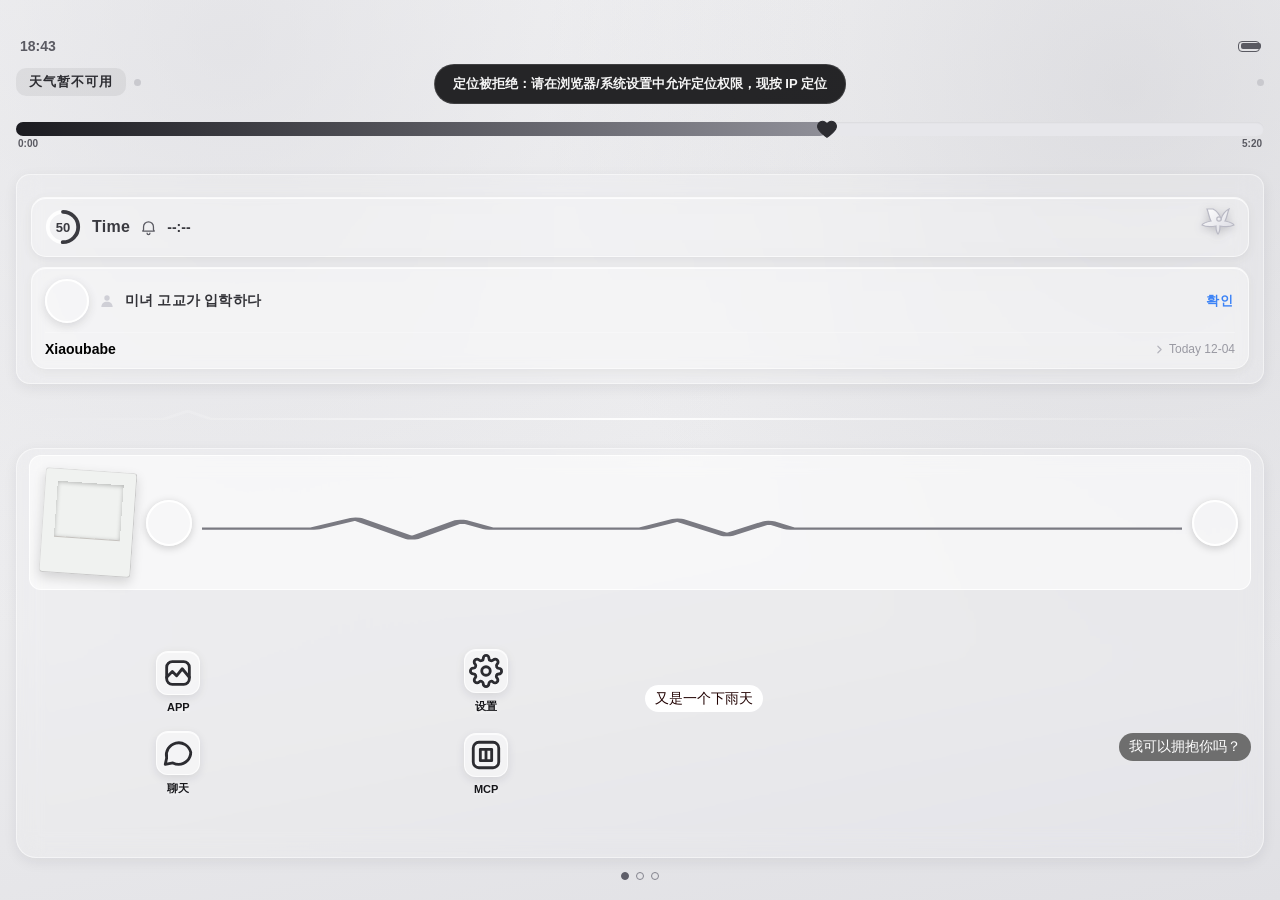
<file: AEphone.html>
<!DOCTYPE html>
<html lang="zh-CN">
<head>
<meta charset="UTF-8">
<meta http-equiv="Cache-Control" content="no-cache, no-store, must-revalidate">
<meta http-equiv="Pragma" content="no-cache">
<meta http-equiv="Expires" content="0">
<meta name="theme-color" content="#101014">
<meta name="mobile-web-app-capable" content="yes">
<meta name="apple-mobile-web-app-capable" content="yes">
<meta name="apple-mobile-web-app-status-bar-style" content="black-translucent">
<meta name="viewport" content="width=device-width, initial-scale=1.0, viewport-fit=cover">

<title>Aetheron 黑白桌面 · AEphone</title>
<link rel="stylesheet" href="styles/aetheron.css">
</head>
<body>
<!-- 原小组件（已从主界面移除，隐藏保留引用） -->
  <div id="legacyWidgets" style="display:none" aria-hidden="true">
  <!-- 中部图文模块：个人主页（圆形 + 对话气泡） -->
  <div class="widget glass wire-card">
    <div class="cover uploadable" id="coverImg" style="background-image: url('[data-uri]');">
      <div class="cover-toolbar" id="coverToolbar">
        <span class="cover-tip">上下拖动选位置 · 双击确定</span>
      </div>
    </div>
    <div class="wire-row">
      <div class="avatar uploadable" id="avatarImg" style="background-image: url('[data-uri]');"></div>
      <div class="wire-bubble">
        <div class="name" contenteditable="true">user</div>
        <div class="handle" contenteditable="true">@user</div>
        <div class="bio" contenteditable="true">&gt;ㅅ&lt;可惡 萌也是罪嗎!! ⊹.</div>
        <div class="location-tag">
      <svg viewBox="0 0 24 24" width="12" height="12" fill="none" stroke="#f5f5f5" stroke-width="2"><path d="M12 2C8.13 2 5 5.13 5 9c0 5.25 7 13 7 13s7-7.75 7-13c0-3.87-3.13-7-7-7zm0 9.5c-1.38 0-2.5-1.12-2.5-2.5s1.12-2.5 2.5-2.5 2.5 1.12 2.5 2.5-1.12 2.5-2.5 2.5z"/></svg>
      <span contenteditable="true">TVT</span>
    </div>
      </div>
    </div>
  </div>

  <!-- 中部图文模块：留言板（圆形 + 对话气泡 + 分割线） -->
  <div class="twitter glass wire-card">
    <div class="wire-row">
      <div class="avatar-sm uploadable" id="twAvatar" style="background-image: url('[data-uri]');"></div>
      <div class="wire-bubble">
        <div class="top-bar">
      <div class="user-info">
        <div class="display-name" contenteditable="true">user</div>
        <div class="tw-handle" contenteditable="true">@user</div>
      </div>
      <div class="follow-btn" id="followBtn">Follow</div>
    </div>
        <textarea class="board-text">以前想像猫，后来发现我不够薄情也不够神秘。现在开始喜欢上赤裸裸的苔藓，雨声里生长，不需要阳光，不需要躲藏，也不需要欣赏。</textarea>
      </div>
    </div>
    <div class="bottom-bar">
      <span>2:30 PM · 29 Nov 2021</span>
      <div class="actions">
        <div class="action-item">
          <svg viewBox="0 0 24 24"><path d="M1.751 10c0-4.42 3.584-8 8.005-8h4.366c4.49 0 8.129 3.64 8.129 8.13 0 2.96-1.607 5.68-4.196 7.11l-8.054 4.46v-3.69h-.067c-4.49.1-8.183-3.51-8.183-8.01zm8.005-6c-3.317 0-6.005 2.69-6.005 6 0 3.37 2.77 6.08 6.138 6.01l.351-.01h1.761v2.3l5.087-2.81c1.951-1.08 3.163-3.13 3.163-5.36 0-3.39-2.744-6.13-6.129-6.13H9.756z"/></svg>
          <span>0</span>
        </div>
        <div class="action-item">
          <svg viewBox="0 0 24 24"><path d="M4.5 3.88l4.432 4.14-1.364 1.46L5.5 7.55V16c0 1.1.896 2 2 2H13v2H7.5c-2.209 0-4-1.79-4-4V7.55L1.432 9.48.068 8.02 4.5 3.88zM16.5 6H11V4h5.5c2.209 0 4 1.79 4 4v8.45l2.068-1.93 1.364 1.46-4.432 4.14-4.432-4.14 1.364-1.46L18.5 16V8c0-1.1-.896-2-2-2z"/></svg>
          <span>5</span>
        </div>
        <div class="action-item">
          <svg viewBox="0 0 24 24"><path d="M16.697 5.5c-1.222-.06-2.679.51-3.89 2.16l-.805 1.09-.806-1.09C9.984 6.01 8.526 5.44 7.304 5.5c-1.243.06-2.345.78-2.945 1.94-.678 1.28-.678 3.13 0 4.41.348.66.892 1.23 1.597 1.62L12 21.44l6.044-8.01c.705-.39 1.249-.96 1.597-1.62.678-1.28.678-3.13 0-4.41-.6-1.16-1.702-1.88-2.944-1.94zm-1.306 2.04c.488-.04.917.19 1.207.59.35.52.35 1.27 0 1.79-.29.4-.719.64-1.207.6-.488-.04-.917-.29-1.207-.69-.35-.52-.35-1.27 0-1.79.29-.4.719-.64 1.207-.6zm-7.782 0c.488-.04.917.19 1.207.59.35.52.35 1.27 0 1.79-.29.4-.719.64-1.207.6-.488-.04-.917-.29-1.207-.69-.35-.52-.35-1.27 0-1.79.29-.4.719-.64 1.207-.6z"/></svg>
          <span>25</span>
        </div>
      </div>
    </div>
    <div class="add-tweet">Add another tweet</div>
  </div>
  </div>


<div class="desktop">
  <!-- 顶部信息区（浅色毛玻璃画布） -->
  <div class="home-canvas" id="homeCanvas">
  <!-- ===== Aetheron v121 上部状态模组 StatusModule ===== -->
  <div class="status-module" id="statusModule">
  <div class="statusbar">
    <span id="realTime">9:41</span>
    <div class="right">
      <div class="battery" id="realBattery"></div>
    </div>
  </div>

  <!-- 上玻璃卡片①：标题占位组件 -->
  <div class="top-titlebar">
    <span class="tt-title" id="weatherTemp">今日状态</span>
    <span class="tt-dot"></span>
    <span class="tt-dot"></span>
  </div>
  <!-- 上玻璃卡片②：爱心进度滑块（电量 / 歌词进度双模式） -->
  <div class="mood-slider">
    <div class="slider-track">
      <div class="slider-fill"></div>
      <svg class="slider-heart" viewBox="0 0 24 24"><path d="M12 21s-7-4.6-9.5-9A5.4 5.4 0 0 1 12 6.3 5.4 5.4 0 0 1 21.5 12C19 16.4 12 21 12 21z"/></svg>
    </div>
    <div class="slider-times">
      <span class="slider-cur" id="sliderCur">0:00</span>
      <span class="slider-total" id="sliderTotal">5:20</span>
    </div>
  </div>

    <!-- 上半区：2×4 组件（时间控制栏 + 通知卡片，P1 样式） -->
  <div class="home-top glass-card top-card" id="homeTop">
    <div class="nc-widget" id="notifyCard">
      <!-- ① 时间控制栏：进度环 + Time + 实时时钟 + 银白波点蝴蝶结 -->
      <div class="nc-timebar">
        <div class="nc-ring" id="ncRingBtn" title="设置闹钟">
          <svg viewBox="0 0 40 40"><circle cx="20" cy="20" r="16" fill="none" stroke="rgba(255,255,255,0.9)" stroke-width="4"/><circle cx="20" cy="20" r="16" fill="none" stroke="#3a3a40" stroke-width="4" stroke-linecap="round" stroke-dasharray="50.3 100.6" transform="rotate(-90 20 20)"/></svg>
          <span class="nc-ring-num">50</span>
        </div>
        <span class="nc-time-label">Time</span>
        <svg class="nc-alarm" viewBox="0 0 24 24"><path d="M12 4a7 7 0 0 0-7 7v4.2L3.8 17h16.4L19 15.2V11a7 7 0 0 0-7-7z" fill="none" stroke="#5a5a62" stroke-width="1.8" stroke-linecap="round" stroke-linejoin="round"/><path d="M10 20a2 2 0 0 0 4 0" fill="none" stroke="#5a5a62" stroke-width="1.8" stroke-linecap="round"/></svg>
        <span class="nc-time-num" id="ncTimeNow">--:--</span>
        <span class="nc-bow">
          <svg viewBox="0 0 40 32"><defs><linearGradient id="bowGrad" x1="0" y1="0" x2="1" y2="1"><stop offset="0" stop-color="#ffffff"/><stop offset="1" stop-color="#d8d8e0"/></linearGradient></defs><path d="M14 6c5 2.5 7 7 8 10 1-3 3-7.5 8-10-2 5-2 9-4 12 5 1 8 2 9 4-4 2-9 2-14 1 0 5-1 7-2 8-1-1-2-3-2-8-5 1-10 1-14-1 1-2 4-3 9-4-2-3-2-7-4-12z" fill="url(#bowGrad)" stroke="#b9b9c4" stroke-width="1.2"/><circle cx="20" cy="16" r="2.2" fill="url(#bowGrad)" stroke="#b9b9c4" stroke-width="1.2"/></svg>
        </span>
      </div>
      <!-- ② 通知卡片：上（头像+韩文+확인） / 下（分隔线 + 用户名 + 时间） -->
      <div class="nc-notice">
        <div class="nc-notice-top">
          <div class="nc-avatar"></div>
          <svg class="nc-user-ico" viewBox="0 0 24 24"><circle cx="12" cy="8" r="3.6" fill="#cfcfd6"/><path d="M4.5 20c0-4.5 3.2-7 7.5-7s7.5 2.5 7.5 7" fill="#cfcfd6"/></svg>
          <span class="nc-msg" spellcheck="false">미녀 고교가 입학하다</span>
          <button class="nc-btn" type="button">확인</button>
        </div>
        <div class="nc-divider"></div>
        <div class="nc-notice-bottom">
          <span class="nc-user" spellcheck="false">Xiaoubabe</span>
          <span class="nc-time" id="ncToday"><svg viewBox="0 0 24 24"><path d="M9 6l6 6-6 6" fill="none" stroke="#b5b5bd" stroke-width="2.2" stroke-linecap="round" stroke-linejoin="round"/></svg>Today --</span>
        </div>
      </div>
    </div>
  </div><!-- /home-top -->
  </div><!-- /status-module -->
  <!-- 分隔线 v161：一条连贯折线（透明磨砂高光质感，左端起三角尖，下方无线） -->
  <svg class="home-divider" viewBox="0 0 320 12" preserveAspectRatio="none" aria-hidden="true">
    <defs>
      <linearGradient id="hdGrad" x1="0" y1="0" x2="1" y2="0">
        <stop offset="0" stop-color="#ffffff" stop-opacity="0"/>
        <stop offset="0.2" stop-color="#ffffff" stop-opacity="0.22"/>
        <stop offset="0.5" stop-color="#ffffff" stop-opacity="0.95"/>
        <stop offset="0.8" stop-color="#ffffff" stop-opacity="0.22"/>
        <stop offset="1" stop-color="#ffffff" stop-opacity="0"/>
      </linearGradient>
    </defs>
    <path d="M0 9 L38 9 L44 1 L50 9 L320 9" fill="none" stroke="url(#hdGrad)" stroke-width="1.5" stroke-linecap="round" stroke-linejoin="round"/>
  </svg>
  <!-- ===== Aetheron v121 下部中枢模组 HubModule ===== -->
  <div class="hub-module" id="hubModule">
  <!-- 下半区：小组件（v138 已移除下方左四app/右双气泡与分页器） -->
  <div class="home-bottom glass-card bottom-card-wrap" id="homeBottom">
    <div class="media-ecg" id="mediaEcg">
      <div class="me-polaroid">
        <div class="heart-photo-widget" data-widget-type="image">
          <style id="polaroidStyle"></style>
        </div>
      </div>
      <div class="me-connect">
        <div class="link-avatar"></div>
        <div class="ecg-wave">
          <svg viewBox="0 0 140 38" preserveAspectRatio="none"><path d="M0 24h16l6-9 8 18 7-16 4 7h22l5-8 7 14 6-12 3 6h56"/></svg>
        </div>
        <div class="link-avatar"></div>
      </div>
    </div>
    <!-- v135：长按组件弹出的编辑美化栏 -->
    <div class="ecg-editbar" id="ecgEditBar" hidden>
      <span class="ecg-eb-title">编辑美化</span>
      <button class="eb-btn" data-act="polaroid">照片</button>
      <button class="eb-btn" data-act="avatarL">左头像</button>
      <button class="eb-btn" data-act="avatarR">右头像</button>
      <button class="eb-btn" data-act="ecgBg">背景</button>
      <button class="eb-btn" data-act="color">调色</button>
      <button class="eb-btn eb-close" data-act="close">完成</button>
    </div>
    <!-- 拍立得调色面板 -->
    <div class="polaroid-panel" id="polaroidPanel" hidden>
      <div class="pp-row">
        <label>背景色</label>
        <input type="color" id="ppBgColor" value="#F0F2F0">
        <input type="range" id="ppBgOpacity" min="0" max="100" value="100">
      </div>
      <div class="pp-row">
        <label>边框色</label>
        <input type="color" id="ppBorderColor" value="#d0d0d0">
      </div>
      <div class="pp-row">
        <label>圆角</label>
        <input type="range" id="ppRadius" min="0" max="24" value="4">
      </div>
      <div class="pp-row pp-actions">
        <button id="ppReset">恢复默认</button>
        <button id="ppApply">应用</button>
      </div>
    </div>
    <div class="bottom-split">
      <div class="app-grid hg-grid">
        <div class="app">
          <div class="icon app-icon"><svg viewBox="0 0 24 24"><rect x="4" y="4" width="16" height="16" rx="4"/><path d="M4 15l4-4 3 3 4-5 5 6"/></svg></div>
          <span class="label">APP</span>
        </div>
        <div class="app">
          <div class="icon app-icon"><svg viewBox="0 0 24 24"><circle cx="12" cy="12" r="3"/><path d="M19.4 15a1.7 1.7 0 0 0 .34 1.87l.06.06a2 2 0 1 1-2.83 2.83l-.06-.06a1.7 1.7 0 0 0-1.87-.34 1.7 1.7 0 0 0-1 1.55V21a2 2 0 1 1-4 0v-.09a1.7 1.7 0 0 0-1-1.55 1.7 1.7 0 0 0-1.87.34l-.06.06a2 2 0 1 1-2.83-2.83l.06-.06a1.7 1.7 0 0 0 .34-1.87 1.7 1.7 0 0 0-1.55-1H3a2 2 0 1 1 0-4h.09a1.7 1.7 0 0 0 1.55-1 1.7 1.7 0 0 0-.34-1.87l-.06-.06a2 2 0 1 1 2.83-2.83l.06.06a1.7 1.7 0 0 0 1.87.34h.09a1.7 1.7 0 0 0 1-1.55V3a2 2 0 1 1 4 0v.09a1.7 1.7 0 0 0 1 1.55h.09a1.7 1.7 0 0 0 1.87-.34l.06-.06a2 2 0 1 1 2.83 2.83l-.06.06a1.7 1.7 0 0 0-.34 1.87v.09a1.7 1.7 0 0 0 1.55 1H21a2 2 0 1 1 0 4h-.09a1.7 1.7 0 0 0-1.55 1z"/></svg></div>
          <span class="label">设置</span>
        </div>
        <div class="app">
          <div class="icon app-icon"><svg viewBox="0 0 24 24"><path d="M21 11.5a8.5 8.5 0 0 1-8.5 8.5c-1.5 0-2.9-.4-4.1-1L3 20l1-4.5A8.5 8.5 0 1 1 21 11.5z"/></svg></div>
          <span class="label">聊天</span>
        </div>
        <div class="app">
          <div class="icon app-icon"><svg viewBox="0 0 24 24"><rect x="3" y="3" width="18" height="18" rx="4"/><path d="M8 8h8v8H8z"/><path d="M12 8v8"/></svg></div>
          <span class="label">MCP</span>
        </div>
      </div>
      <div class="ins-col">
        <div class="message-received ins-bubble" id="bubble-0" data-key="0" title="在 设置→UI 美化 中编辑">又是一个下雨天</div>
        <div class="message-sent ins-bubble" id="bubble-1" data-key="1" title="在 设置→UI 美化 中编辑">我可以拥抱你吗？</div>
      </div>
    </div>
    <!-- v156：气泡长按调色面板 -->
    <div class="bubble-panel" id="bubblePanel" hidden>
      <div class="bp-head">气泡调色<span class="bp-cur" id="bpCur"></span></div>
      <div class="bp-row"><label>底色</label><input type="color" id="bpBgColor" value="#ffffff"></div>
      <div class="bp-row"><label>文字</label><input type="color" id="bpFgColor" value="#210202"></div>
      <div class="bp-actions">
        <button id="bpReset" type="button">恢复默认</button>
        <button id="bpApply" type="button">完成</button>
      </div>
    </div>
  </div>
  <!-- 底部 3 空心圆分页器（多页小组件轮播） -->
  <div class="page-dots">
    <span class="d on"></span>
    <span class="d"></span>
    <span class="d"></span>
  </div>
  </div><!-- /home-canvas -->
      <!-- 全屏搜索面板 -->
  <div class="home-search-overlay" id="homeSearchOverlay">
    <div class="home-search-panel">
      <div class="home-search-head">
        <button class="home-search-back" id="homeSearchBack"><svg viewBox="0 0 24 24"><path d="M15 5l-7 7 7 7"/></svg></button>
        <div class="home-search-inputwrap">
          <svg viewBox="0 0 24 24"><circle cx="11" cy="11" r="7"/><path d="M20 20l-3.5-3.5"/></svg>
          <input class="home-search-input" id="homeSearchInput" type="text" placeholder="搜索联系人、聊天记录、留言板">
          <button class="home-search-clear" id="homeSearchClear"><svg viewBox="0 0 24 24"><path d="M6 6l12 12M18 6L6 18"/></svg></button>
        </div>
      </div>
      <div class="home-search-body" id="homeSearchBody"></div>
    </div>
  </div>


  <!-- 设置面板 -->
  <div class="settings-overlay" id="settingsOverlay">
    <div class="settings-panel">
      <div class="settings-header">
        <button class="settings-close" id="settingsClose"><svg viewBox="0 0 24 24"><path d="M15 5l-7 7 7 7"/></svg></button>
        <span class="title">设置</span>
      </div>
      <div class="settings-scroll">
        <div class="settings-group">
          <div class="group-title">接口服务</div>
          <div class="group-card">
<div class="settings-item"><div class="item-icon"><svg viewBox="0 0 24 24"><path d="M21 11.5a8.5 8.5 0 0 1-8.5 8.5c-1.5 0-2.9-.4-4.1-1L3 20l1-4.5A8.5 8.5 0 1 1 21 11.5z"/></svg></div><div class="item-body"><div class="item-title">聊天API</div><div class="item-sub">配置对话模型接口</div></div><div class="item-arrow"><svg viewBox="0 0 24 24"><path d="M9 5l7 7-7 7"/></svg></div></div>
<div class="settings-item"><div class="item-icon"><svg viewBox="0 0 24 24"><rect x="3" y="3" width="18" height="18" rx="3"/><circle cx="9" cy="9" r="2"/><path d="M21 15l-4.5-4.5L7 20"/></svg></div><div class="item-body"><div class="item-title">生图API</div><div class="item-sub">配置绘画模型接口</div></div><div class="item-arrow"><svg viewBox="0 0 24 24"><path d="M9 5l7 7-7 7"/></svg></div></div>
<div class="settings-item"><div class="item-icon"><svg viewBox="0 0 24 24"><path d="M4 10v4M8 7v10M12 4v16M16 7v10M20 10v4"/></svg></div><div class="item-body"><div class="item-title">Minimax语音</div><div class="item-sub">语音合成服务</div></div><div class="item-arrow"><svg viewBox="0 0 24 24"><path d="M9 5l7 7-7 7"/></svg></div></div>
          </div>
        </div>
        <div class="settings-group">
          <div class="group-title">内容设定</div>
          <div class="group-card">
<div class="settings-item"><div class="item-icon"><svg viewBox="0 0 24 24"><path d="M12 6c-1.5-1.5-3.5-2-6-2v14c2.5 0 4.5.5 6 2 1.5-1.5 3.5-2 6-2V4c-2.5 0-4.5.5-6 2z"/><path d="M12 6v14"/></svg></div><div class="item-body"><div class="item-title">世界书</div><div class="item-sub">角色与世界设定</div></div><div class="item-arrow"><svg viewBox="0 0 24 24"><path d="M9 5l7 7-7 7"/></svg></div></div>
<div class="settings-item"><div class="item-icon"><svg viewBox="0 0 24 24"><path d="M5 8l4 4-4 4M11 16h8"/></svg></div><div class="item-body"><div class="item-title">系统提示词</div><div class="item-sub">全局系统指令</div></div><div class="item-arrow"><svg viewBox="0 0 24 24"><path d="M9 5l7 7-7 7"/></svg></div></div>
<div class="settings-item"><div class="item-icon"><svg viewBox="0 0 24 24"><path d="M2 12s3.5-7 10-7 10 7 10 7-3.5 7-10 7-10-7-10-7z"/><circle cx="12" cy="12" r="3"/></svg></div><div class="item-body"><div class="item-title">思维链</div><div class="item-sub">AI推理过程指令</div></div><div class="item-arrow"><svg viewBox="0 0 24 24"><path d="M9 5l7 7-7 7"/></svg></div></div>
<div class="settings-item"><div class="item-icon"><svg viewBox="0 0 24 24"><rect x="3" y="4" width="18" height="16" rx="2"/><path d="M7 9h10M7 13h6"/></svg></div><div class="item-body"><div class="item-title">状态栏</div><div class="item-sub">角色状态与活跃描述</div></div><div class="item-arrow"><svg viewBox="0 0 24 24"><path d="M9 5l7 7-7 7"/></svg></div></div>
          </div>
        </div>
        <div class="settings-group">
          <div class="group-title">系统</div>
          <div class="group-card">
<div class="settings-item"><div class="item-icon"><svg viewBox="0 0 24 24"><path d="M12 3a9 9 0 0 0-9 9c0 1.5.4 2.9 1 4 .7 1.2 2 2 3.4 2h.6a2 2 0 0 0 2-2v-.6A2.4 2.4 0 0 1 12.4 13H14a5 5 0 0 0 5-5 6 6 0 0 0-7-5z"/><circle cx="7.5" cy="10" r="1"/><circle cx="11" cy="7.5" r="1"/><circle cx="15.5" cy="8" r="1"/></svg></div><div class="item-body"><div class="item-title">UI 美化</div><div class="item-sub">背景图 / 小组件 / APP 自定义</div></div><div class="item-arrow"><svg viewBox="0 0 24 24"><path d="M9 5l7 7-7 7"/></svg></div></div>
<!-- v172: 移除旧全局"后台活动"入口，后台生活已收敛至聊天设置 -->
<div class="settings-item"><div class="item-icon"><svg viewBox="0 0 24 24"><ellipse cx="12" cy="5" rx="7" ry="3"/><path d="M5 5v7c0 1.7 3.1 3 7 3s7-1.3 7-3V5M5 12v7c0 1.7 3.1 3 7 3s7-1.3 7-3v-7"/></svg></div><div class="item-body"><div class="item-title">数据管理</div><div class="item-sub">本地数据与存储</div></div><div class="item-arrow"><svg viewBox="0 0 24 24"><path d="M9 5l7 7-7 7"/></svg></div></div>
          </div>
        </div>
      </div>
    </div>
  </div>
  <!-- 天气详情面板 -->
  <div class="weather-overlay" id="weatherOverlay">
    <div class="weather-panel">
      <div class="settings-header">
        <button class="settings-close" id="weatherClose"><svg viewBox="0 0 24 24"><path d="M15 5l-7 7 7 7"/></svg></button>
        <span class="title">天气</span>
      </div>
      <div class="weather-scroll">
        <div class="weather-city" id="weatherCity">当前位置</div>
        <div class="weather-loc-bar" id="weatherLocBar">
          <span class="loc-dot" id="weatherLocDot"></span>
          <span class="loc-txt" id="weatherLocTxt">正在定位…</span>
          <button class="loc-rebtn fix" id="weatherLocFix">手动修正</button>
          <button class="loc-rebtn" id="weatherLocBtn">重新定位</button>
        </div>
        <div class="weather-manual" id="weatherManualPanel">
          <input id="wfixCity" placeholder="输入城市名，如：上海市" autocomplete="off">
          <div class="wfix-row" style="margin-top:6px">
            <input id="wfixLat" placeholder="纬度 如 29.36" inputmode="decimal" autocomplete="off">
            <input id="wfixLon" placeholder="经度 如 113.13" inputmode="decimal" autocomplete="off">
          </div>
          <div class="wfix-actions">
            <button id="wfixApply" type="button">应用坐标</button>
            <button id="wfixAuto" type="button">恢复自动定位</button>
          </div>
          <div class="wfix-tip" id="wfixTip">GPS 与 IP 都不准时，可在这里手动指定城市或经纬度覆盖定位结果。</div>
        </div>
        <div class="weather-block">
          <div class="weather-daytag">今天</div>
          <div class="weather-temp-big" id="weatherTodayTemp">--/--℃</div>
          <div class="weather-rain" id="weatherTodayRain">--</div>
          <div class="weather-dress" id="weatherTodayDress">加载中…</div>
        </div>
        <div class="weather-block">
          <div class="weather-daytag">明天</div>
          <div class="weather-temp-big" id="weatherTomorrowTemp">--/--℃</div>
          <div class="weather-rain" id="weatherTomorrowRain">--</div>
          <div class="weather-dress" id="weatherTomorrowDress">加载中…</div>
        </div>
      </div>
    </div>
  </div>
  <div class="toast" id="toast"></div>

  <!-- 应用抽屉 -->
  <div class="chat-overlay" id="appOverlay">
    <div class="chat-panel">
      <div class="chat-header">
        <button class="chat-back" id="appBack"><svg viewBox="0 0 24 24"><path d="M15 5l-7 7 7 7"/></svg></button>
        <span class="title">应用</span>
      </div>
      <div class="chat-scroll">
        <div class="settings-group">
          <div class="group-title">内容</div>
          <div class="group-card">
            <div class="settings-item" data-appitem="memberlist"><div class="item-icon"><svg viewBox="0 0 24 24"><path d="M9 5.5h11M9 12h11M9 18.5h11"/><circle cx="4.6" cy="5.5" r="1.5"/><circle cx="4.6" cy="12" r="1.5"/><circle cx="4.6" cy="18.5" r="1.5"/></svg></div><div class="item-body"><div class="item-title">名单</div><div class="item-sub">角色资料卡</div></div><div class="item-arrow"><svg viewBox="0 0 24 24"><path d="M9 5l7 7-7 7"/></svg></div></div>
            <div class="settings-item"><div class="item-icon"><svg viewBox="0 0 24 24"><circle cx="9" cy="8" r="3.5"/><path d="M3 20c0-3.3 2.7-6 6-6s6 2.7 6 6"/><path d="M16 4.5a3.5 3.5 0 0 1 0 7"/><path d="M17.5 14.5c2.3.7 3.5 2.5 3.5 4.5"/></svg></div><div class="item-body"><div class="item-title">论坛</div><div class="item-sub">社区讨论</div></div><div class="item-arrow"><svg viewBox="0 0 24 24"><path d="M9 5l7 7-7 7"/></svg></div></div>
            <div class="settings-item"><div class="item-icon"><svg viewBox="0 0 24 24"><path d="M4 19.5A2.5 2.5 0 0 1 6.5 17H20V4a2 2 0 0 0-2-2H6.5A2.5 2.5 0 0 0 4 4.5v15z"/><path d="M4 19.5A2.5 2.5 0 0 0 6.5 22H20v-5"/></svg></div><div class="item-body"><div class="item-title">阅读</div><div class="item-sub">文章与书籍</div></div><div class="item-arrow"><svg viewBox="0 0 24 24"><path d="M9 5l7 7-7 7"/></svg></div></div>
            <div class="settings-item"><div class="item-icon"><svg viewBox="0 0 24 24"><path d="M12 3C7.6 3 4 6.6 4 11s3.6 8 8 8 8-3.6 8-8-3.6-8-8-8z"/><path d="M9 11h.01M15 11h.01"/><path d="M9.5 15c.7.8 1.5 1.2 2.5 1.2s1.8-.4 2.5-1.2"/></svg></div><div class="item-body"><div class="item-title">小剧场</div><div class="item-sub">角色情景对话</div></div><div class="item-arrow"><svg viewBox="0 0 24 24"><path d="M9 5l7 7-7 7"/></svg></div></div>
          </div>
          <div class="group-title">影音</div>
          <div class="group-card">
            <div class="settings-item"><div class="item-icon"><svg viewBox="0 0 24 24"><path d="M9 18V6l10-2v12"/><circle cx="6.5" cy="18" r="2.5"/><circle cx="16.5" cy="16" r="2.5"/></svg></div><div class="item-body"><div class="item-title">听歌</div><div class="item-sub">音乐播放</div></div><div class="item-arrow"><svg viewBox="0 0 24 24"><path d="M9 5l7 7-7 7"/></svg></div></div>
            <div class="settings-item"><div class="item-icon"><svg viewBox="0 0 24 24"><rect x="9" y="3" width="6" height="11" rx="3"/><path d="M5 11a7 7 0 0 0 14 0"/><path d="M12 18v3"/></svg></div><div class="item-body"><div class="item-title">播客</div><div class="item-sub">音频节目</div></div><div class="item-arrow"><svg viewBox="0 0 24 24"><path d="M9 5l7 7-7 7"/></svg></div></div>
          </div>
          <div class="group-title">娱乐</div>
          <div class="group-card">
            <div class="settings-item"><div class="item-icon"><svg viewBox="0 0 24 24"><path d="M8.5 6h7a5.5 5.5 0 0 1 5.5 5.5v1.5a3.5 3.5 0 0 1-6.2 2.1l-.5-.6h-5.6l-.5.6A3.5 3.5 0 0 1 2.5 13v-1.5A5.5 5.5 0 0 1 8.5 6z"/><path d="M7.2 9.4v3.2M5.6 11h3.2"/><circle cx="16.2" cy="10.6" r="1.15"/><circle cx="18.4" cy="13.2" r="1.15"/></svg></div><div class="item-body"><div class="item-title">游戏</div><div class="item-sub">互动小游戏</div></div><div class="item-arrow"><svg viewBox="0 0 24 24"><path d="M9 5l7 7-7 7"/></svg></div></div>
            <div class="settings-item"><div class="item-icon"><svg viewBox="0 0 24 24"><path d="M12 3l1.8 4.2L18 9l-4.2 1.8L12 15l-1.8-4.2L6 9l4.2-1.8L12 3z"/><path d="M19 15l.9 2.1L22 18l-2.1.9L19 21l-.9-2.1L16 18l2.1-.9L19 15z"/></svg></div><div class="item-body"><div class="item-title">生成器</div><div class="item-sub">内容创作工具</div></div><div class="item-arrow"><svg viewBox="0 0 24 24"><path d="M9 5l7 7-7 7"/></svg></div></div>
          </div>
        </div>
      </div>
    </div>
  </div>

  <!-- 名单 · 角色卡列表 -->
  <div class="chat-overlay member-overlay" id="memberOverlay">
    <div class="chat-panel">
      <div class="chat-header">
        <button class="chat-back" id="memberBack"><svg viewBox="0 0 24 24"><path d="M15 5l-7 7 7 7"/></svg></button>
        <span class="title">名单</span>
        <button class="chat-back member-header-add" id="memberAddTop" aria-label="添加角色"><svg viewBox="0 0 24 24"><path d="M12 5v14M5 12h14"/></svg></button>
      </div>
      <div class="chat-scroll member-scroll" id="memberListEl"></div>
    </div>
  </div>

  <!-- 名单 · 全屏角色编辑器 -->
  <div class="chat-overlay member-edit-overlay" id="memberEditOverlay">
    <div class="chat-panel">
      <div class="chat-header">
        <button class="chat-back" id="memberEditBack"><svg viewBox="0 0 24 24"><path d="M15 5l-7 7 7 7"/></svg></button>
        <span class="title" id="memberEditTitle">新增角色</span>
        <button class="chat-back member-header-save" id="memberEditSave">保存</button>
      </div>
      <div class="chat-scroll member-edit-scroll" id="memberEditScroll"></div>
    </div>
  </div>

  <!-- 聊天API 配置 -->
  <div class="chat-overlay" id="chatOverlay">
    <div class="chat-panel">
      <div class="chat-header">
        <button class="chat-back" id="chatBack"><svg viewBox="0 0 24 24"><path d="M15 5l-7 7 7 7"/></svg></button>
        <span class="title">聊天API</span>
      </div>
      <div class="chat-scroll">
        <div id="chatConfigListView">
          <div class="prompt-topbar">
            <span class="group-title" style="margin:0">聊天配置</span>
            <button class="prompt-add" id="chatConfigAddBtn" title="添加">＋</button>
          </div>
          <div id="chatConfigList"></div>
        </div>
        <div id="chatConfigEditView" style="display:none">
          <div class="group-title" id="chatConfigEditTitle">添加聊天配置</div>
          <div class="group-card form-card">
            <div class="field">
              <label>Base URL</label>
              <input id="baseUrlInput" type="text" placeholder="https://api.example.com/v1">
            </div>
            <div class="field">
              <label>API Key</label>
              <input id="apiKeyInput" type="password" placeholder="sk-...">
            </div>
          </div>
          <button class="primary-btn" id="fetchModelsBtn">拉取模型</button>
          <div class="group-title">选择模型</div>
          <div id="modelGroups"></div>
          <div class="group-title">参数</div>
          <div class="group-card form-card">
            <div class="field">
              <label>温度 <span class="temp-val" id="tempValue">0.7</span><button class="param-help" data-help="temp">?</button></label>
              <input id="tempRange" type="range" min="0" max="2" step="0.1" value="0.7">
            </div>
            <div class="field">
              <label>存在惩罚 <span class="temp-val" id="presPenValue">0.0</span><button class="param-help" data-help="pres">?</button></label>
              <input id="presPenRange" type="range" min="0" max="2" step="0.1" value="0">
            </div>
            <div class="field">
              <label>频率惩罚 <span class="temp-val" id="freqPenValue">0.0</span><button class="param-help" data-help="freq">?</button></label>
              <input id="freqPenRange" type="range" min="0" max="2" step="0.1" value="0">
            </div>
            <div class="field">
              <label>核采样 Top-P <span class="temp-val" id="topPValue">1.0</span><button class="param-help" data-help="topp">?</button></label>
              <input id="topPRange" type="range" min="0" max="1" step="0.05" value="1">
            </div>
            <div class="field">
              <label>配置名称</label>
              <input id="configNameInput" type="text" placeholder="例如：主力Gemini">
            </div>
          </div>
          <button class="primary-btn" id="saveConfigBtn">保存配置</button>
          <button class="prompt-cancel" id="chatConfigCancelBtn">取消</button>
        </div>
      </div>
    </div>
  </div>


  <!-- 生图API 配置 -->
  <div class="chat-overlay" id="imgOverlay">
    <div class="chat-panel">
      <div class="chat-header">
        <button class="chat-back" id="imgBack"><svg viewBox="0 0 24 24"><path d="M15 5l-7 7 7 7"/></svg></button>
        <span class="title">生图API</span>
      </div>
      <div class="img-tabs">
        <button class="img-tab active" data-tab="model">模型配置</button>
        <button class="img-tab" data-tab="prompt">生图提示词</button>
      </div>
      <div class="chat-scroll">
        <div class="img-page active" id="imgModelPage">
          <div id="imgModelListView">
            <div class="prompt-topbar">
              <span class="group-title" style="margin:0">模型配置</span>
              <button class="prompt-add" id="imgModelAddBtn" title="添加">＋</button>
            </div>
            <div id="imgConfigList"></div>
          </div>
          <div id="imgModelEditView" style="display:none">
            <div class="group-title" id="imgModelEditTitle">添加模型配置</div>
            <div class="group-card form-card">
              <div class="field">
                <label>Base URL</label>
                <input id="imgBaseUrlInput" type="text" placeholder="https://api.example.com/v1">
              </div>
              <div class="field">
                <label>API Key</label>
                <input id="imgApiKeyInput" type="password" placeholder="sk-...">
              </div>
            </div>
            <button class="primary-btn" id="imgFetchModelsBtn">拉取生图模型</button>
            <div class="group-title">选择模型</div>
            <div id="imgModelGroups"></div>
            <div class="group-title">参数</div>
            <div class="group-card form-card">
              <div class="field">
                <label>配置名称</label>
                <input id="imgConfigNameInput" type="text" placeholder="例如：主力Flux">
              </div>
            </div>
            <button class="primary-btn" id="imgSaveConfigBtn">保存配置</button>
            <button class="prompt-cancel" id="imgModelCancelBtn">取消</button>
          </div>
        </div>
        <div class="img-page" id="imgPromptPage">
          <div id="imgPromptListView">
            <div class="prompt-topbar">
              <span class="group-title" style="margin:0">生图提示词</span>
              <button class="prompt-add" id="imgPromptAddBtn" title="添加">＋</button>
            </div>
            <div id="imgPromptList"></div>
          </div>
          <div id="imgPromptEditView" style="display:none">
            <div class="group-title" id="imgPromptEditTitle">添加生图提示词</div>
            <div class="group-card form-card">
              <div class="field">
                <label>作用模型</label>
                <select id="imgPromptModelSel"><option value="">请先保存生图模型配置</option></select>
              </div>
              <div class="field">
                <label>提示词名称 <span style="color:var(--text-faint)">选填</span></label>
                <input id="imgPromptNameInput" type="text" placeholder="例如：赛博朋克风">
              </div>
              <div class="field">
                <label>正向提示词</label>
                <textarea id="imgPromptPos" placeholder="例如：cyberpunk city, neon lights, high detail"></textarea>
              </div>
              <div class="field">
                <label>负向提示词 <span style="color:var(--text-faint)">选填</span></label>
                <textarea id="imgPromptNeg" placeholder="例如：blurry, low quality, bad hands"></textarea>
              </div>
            </div>
            <button class="primary-btn" id="imgAddPromptBtn">保存提示词</button>
            <button class="prompt-cancel" id="imgPromptCancelBtn">取消</button>
          </div>
        </div>
      </div>
    </div>
  </div>
  <!-- 生图测试 -->
  <div class="chat-overlay" id="imgTestOverlay">
    <div class="chat-panel">
      <div class="chat-header">
        <button class="chat-back" id="imgTestBack"><svg viewBox="0 0 24 24"><path d="M15 5l-7 7 7 7"/></svg></button>
        <span class="title" id="imgTestTitle">测试</span>
      </div>
      <div class="chat-scroll">
        <div class="test-hint">逐张生成 · 速度取决于模型 API</div>
        <div class="test-grid" id="imgTestGrid"></div>
      </div>
    </div>
  </div>


  <!-- 世界书 -->
  <div class="chat-overlay" id="wbOverlay">
    <div class="chat-panel">
      <div class="chat-header">
        <button class="chat-back" id="wbBack"><svg viewBox="0 0 24 24"><path d="M15 5l-7 7 7 7"/></svg></button>
        <span class="title">世界书</span>
      </div>
      <div class="img-tabs">
        <button class="img-tab active" data-tab="global">全局世界书</button>
        <button class="img-tab" data-tab="local">局部世界书</button>
      </div>
      <div class="chat-scroll">
        <div class="img-page active" id="wbGlobalPage">
          <div id="wbGlobalListView">
            <div class="prompt-topbar">
              <span class="group-title" style="margin:0">全局世界书</span>
              <button class="prompt-add" id="wbGlobalAddBtn" title="添加">＋</button>
            </div>
            <div id="wbGlobalList"></div>
          </div>
          <div id="wbGlobalEditView" style="display:none">
            <div class="group-title" id="wbGlobalEditTitle">添加全局世界书</div>
            <div class="group-card form-card">
              <div class="field">
                <label>标题</label>
                <input id="wbGlobalTitleInput" type="text" placeholder="条目标题">
              </div>
              <div class="field">
                <label>内容</label>
                <textarea id="wbGlobalContent" placeholder="世界书设定内容…"></textarea>
              </div>
              <div class="field">
                <label>启用</label>
                <label class="wb-switch"><input type="checkbox" id="wbGlobalEnabledInput"><span class="wb-slider"></span></label>
              </div>
            </div>
            <button class="wb-import" id="wbGlobalImportBtn">导入文件（TXT / DOCX / DOC / JSON）</button>
            <input type="file" id="wbGlobalFileInput" accept=".txt,.json,.docx,.doc" hidden>
            <button class="primary-btn wb-btn" id="wbGlobalSaveBtn">保存</button>
            <button class="prompt-cancel" id="wbGlobalCancelBtn">取消</button>
          </div>
        </div>
        <div class="img-page" id="wbLocalPage">
          <div id="wbLocalListView">
            <div class="prompt-topbar">
              <span class="group-title" style="margin:0">局部世界书</span>
              <button class="prompt-add" id="wbLocalAddBtn" title="添加">＋</button>
            </div>
            <div id="wbLocalAddMenu" style="display:none">
              <button class="wb-add-opt" id="wbLocalNewFolderBtn">＋ 新建文件夹</button>
              <button class="wb-add-opt" id="wbLocalNewItemBtn">＋ 新建单个条目</button>
            </div>
            <div id="wbLocalList"></div>
          </div>
          <div id="wbLocalFolderEditView" style="display:none">
            <div class="group-title" id="wbLocalFolderEditTitle">新建文件夹</div>
            <div class="group-card form-card">
              <div class="field">
                <label>文件夹名称</label>
                <input id="wbLocalFolderNameInput" type="text" placeholder="例如：角色 / 场景 / 组织">
              </div>
            </div>
            <button class="primary-btn wb-btn" id="wbLocalFolderSaveBtn">保存</button>
            <button class="prompt-cancel" id="wbLocalFolderCancelBtn">取消</button>
          </div>
          <div id="wbLocalEditView" style="display:none">
            <div class="group-title" id="wbLocalEditTitle">添加局部世界书</div>
            <div class="group-card form-card">
              <div class="field">
                <label>标题</label>
                <input id="wbLocalTitleInput" type="text" placeholder="条目标题">
              </div>
              <div class="field">
                <label>文件夹</label>
                <select id="wbLocalFolderInput"><option value="">未分组</option></select>
              </div>
              <div class="field">
                <label>内容</label>
                <textarea id="wbLocalContent" placeholder="世界书设定内容…"></textarea>
              </div>
              <div class="field">
                <label>触发词</label>
                <input id="wbLocalTriggerInput" type="text" placeholder="逗号分隔，例如：小马,助手">
              </div>
              <div class="field">
                <label>优先级</label>
                <select id="wbLocalPriorityInput">
                  <option value="低">低</option>
                  <option value="中" selected>中</option>
                  <option value="高">高</option>
                </select>
              </div>
              <div class="field">
                <label>深度 <span class="temp-val" id="wbLocalDepthVal">1</span></label>
                <input id="wbLocalDepthInput" type="range" min="1" max="10" step="1" value="1">
              </div>
              <div class="field">
                <label>启用</label>
                <label class="wb-switch"><input type="checkbox" id="wbLocalEnabledInput"><span class="wb-slider"></span></label>
              </div>
            </div>
            <button class="wb-import" id="wbLocalImportBtn">导入文件（TXT / DOCX / DOC / JSON）</button>
            <input type="file" id="wbLocalFileInput" accept=".txt,.json,.docx,.doc" hidden>
            <button class="primary-btn wb-btn" id="wbLocalSaveBtn">保存</button>
            <button class="prompt-cancel" id="wbLocalCancelBtn">取消</button>
          </div>
        </div>
      </div>
    </div>
  </div>


  <!-- 系统提示词 -->
  <div class="chat-overlay" id="sysOverlay">
    <div class="chat-panel">
      <div class="chat-header">
        <button class="chat-back" id="sysBack"><svg viewBox="0 0 24 24"><path d="M15 5l-7 7 7 7"/></svg></button>
        <span class="title">系统提示词</span>
      </div>
      <div class="chat-scroll">
        <div id="sysListView">
          <div class="prompt-topbar">
            <span class="group-title" style="margin:0">系统提示词</span>
            <button class="prompt-add" id="sysAddBtn" title="添加">＋</button>
          </div>
          <div id="sysList"></div>
        </div>
        <div id="sysEditView" style="display:none">
          <div class="group-title" id="sysEditTitle">添加系统提示词</div>
          <div class="group-card form-card">
            <div class="field">
              <label>标题</label>
              <input id="sysTitleInput" type="text" placeholder="提示词标题">
            </div>
            <div class="field">
              <label>内容</label>
              <textarea id="sysContentInput" style="min-height:220px" placeholder="系统提示词内容…"></textarea>
            </div>
          </div>
          <button class="primary-btn wb-btn" id="sysSaveBtn">保存</button>
          <button class="prompt-cancel" id="sysCancelBtn">取消</button>
        </div>
      </div>
    </div>
  </div>

  <!-- 思维链 / 状态栏 通用设置 -->
  <div class="chat-overlay" id="mpOverlay">
    <div class="chat-panel">
      <div class="chat-header">
        <button class="chat-back" id="mpBack"><svg viewBox="0 0 24 24"><path d="M15 5l-7 7 7 7"/></svg></button>
        <span class="title" id="mpTitle">思维链</span>
      </div>
      <div class="chat-scroll">
        <div id="mpListView">
          <div class="prompt-topbar">
            <span class="group-title" style="margin:0" id="mpListTitle">思维链</span>
            <button class="prompt-add" id="mpAddBtn" title="添加">＋</button>
          </div>
          <div id="mpList"></div>
        </div>
        <div id="mpEditView" style="display:none">
          <div class="group-title" id="mpEditTitle">添加</div>
          <div class="group-card form-card">
            <div class="field">
              <label>标题</label>
              <input id="mpTitleInput" type="text" placeholder="标题">
            </div>
            <div class="field">
              <label>内容</label>
              <textarea id="mpContentInput" style="min-height:220px" placeholder="内容…"></textarea>
            </div>
          </div>
          <button class="primary-btn wb-btn" id="mpSaveBtn">保存</button>
          <button class="prompt-cancel" id="mpCancelBtn">取消</button>
        </div>
      </div>
    </div>
  </div>

  <!-- 聊天 APP -->
  <div class="chat-overlay" id="chatAppOverlay">
    <div class="chat-panel chat-app-panel">
      <div class="chat-header chat-app-header">
        <button class="chat-back" id="chatAppBack"><svg viewBox="0 0 24 24"><path d="M15 5l-7 7 7 7"/></svg></button>
        <span class="title" id="chatAppTitle">聊天</span>
        <div class="chat-app-header-right" id="chatAppHeaderRight">
          <button class="chat-app-add" id="chatAddPlusBtn" title="更多"><svg viewBox="0 0 24 24"><path d="M12 5v14"/><path d="M5 12h14"/></svg></button>
        </div>
      </div>
      <div class="chat-app-body">
        <!-- 聊天列表 -->
        <div class="chat-app-page active" id="chatListPage">
          <div class="chat-app-scroll">
            <div class="chat-conv-list" id="chatConvList"></div>
          </div>
        </div>
        <!-- 联系人 -->
        <div class="chat-app-page" id="contactsPage">
          <div class="contact-tabs">
            <button class="contact-tab active" data-ctab="contacts">联系人</button>
            <button class="contact-tab" data-ctab="groups">群聊</button>
          </div>
          <div class="chat-app-scroll">
            <div class="chat-contact-list" id="chatContactList"></div>
            <div class="chat-contact-list" id="chatGroupList" style="display:none"></div>
          </div>
        </div>
        <!-- 更多 -->
        <div class="chat-app-page" id="morePage">
          <div class="chat-app-scroll">
            <div class="settings-group">
              <div class="group-title">更多</div>
              <div class="group-card more-card">
                <div class="more-account-bar" data-sub="account" id="moreAccountBar">
                  <span class="ma-ava" id="maAvatar">我</span>
                  <span class="ma-txt"><b id="maName">我</b><em>点击切换账号</em></span>
                  <svg viewBox="0 0 24 24"><path d="M9 5l7 7-7 7"/></svg>
                </div>
                <div class="more-tile-grid">
                  <div class="more-tile" data-sub="moments">
                    <span class="more-tile-ico"><svg viewBox="0 0 24 24"><rect x="3" y="3" width="18" height="18" rx="4"/><circle cx="8.5" cy="8.5" r="1.5"/><path d="M21 15l-5-5L5 21"/></svg></span>
                    <span class="more-tile-name">朋友圈</span>
                  </div>
                  <div class="more-tile" data-sub="mailbox">
                    <span class="more-tile-ico"><svg viewBox="0 0 24 24"><rect x="3" y="5" width="18" height="14" rx="2"/><path d="M3 7l9 6 9-6"/></svg></span>
                    <span class="more-tile-name">信箱</span>
                  </div>
                  <div class="more-tile" data-sub="lover">
                    <span class="more-tile-ico"><svg viewBox="0 0 24 24"><path d="M20.8 4.6a5.5 5.5 0 0 0-7.8 0L12 5.6l-1-1a5.5 5.5 0 0 0-7.8 7.8l1 1L12 21l7.8-7.6 1-1a5.5 5.5 0 0 0 0-7.8z"/></svg></span>
                    <span class="more-tile-name">亲密关系</span>
                  </div>
                  <div class="more-tile" data-sub="account">
                    <span class="more-tile-ico"><svg viewBox="0 0 24 24"><circle cx="12" cy="8" r="4"/><path d="M4 21c0-3.5 3.6-6 8-6s8 2.5 8 6"/></svg></span>
                    <span class="more-tile-name">账号切换</span>
                  </div>
                </div>
              </div>
            </div>
          </div>
        </div>
      </div>
      <!-- 底部导航 -->
      <div class="chat-app-tabbar">
        <button class="chat-tab-btn active" data-tab="chat"><svg viewBox="0 0 24 24"><path d="M21 11.5a8.5 8.5 0 0 1-8.5 8.5c-1.5 0-2.9-.4-4.1-1L3 20l1-4.5A8.5 8.5 0 1 1 21 11.5z"/></svg><span>聊天</span></button>
        <button class="chat-tab-btn" data-tab="contacts"><svg viewBox="0 0 24 24"><path d="M17 21v-2a4 4 0 0 0-4-4H5a4 4 0 0 0-4 4v2"/><circle cx="9" cy="7" r="4"/><path d="M23 21v-2a4 4 0 0 0-3-3.87"/><path d="M16 3.13a4 4 0 0 1 0 7.75"/></svg><span>联系人</span></button>
        <button class="chat-tab-btn" data-tab="more"><svg viewBox="0 0 24 24"><circle cx="12" cy="5" r="2"/><circle cx="12" cy="12" r="2"/><circle cx="12" cy="19" r="2"/></svg><span>更多</span></button>
      </div>
    </div>
    <!-- 输入弹窗 -->
    <div class="chat-plus-mask" id="chatPlusMask" style="display:none"></div>
    <div class="chat-plus-menu" id="chatPlusMenu">
      <div class="chat-plus-item" id="chatPlusContact"><svg viewBox="0 0 24 24"><path d="M16 21v-2a4 4 0 0 0-4-4H5a4 4 0 0 0-4 4v2"/><circle cx="9" cy="7" r="4"/><path d="M19 8v6"/><path d="M22 11h-6"/></svg><span>创建联系人</span></div>
      <div class="chat-plus-item" id="chatPlusGroup"><svg viewBox="0 0 24 24"><path d="M17 21v-2a4 4 0 0 0-4-4H5a4 4 0 0 0-4 4v2"/><circle cx="9" cy="7" r="4"/><path d="M23 21v-2a4 4 0 0 0-3-3.87"/><path d="M16 3.13a4 4 0 0 1 0 7.75"/></svg><span>创建群聊</span></div>
      <div class="chat-plus-item" id="chatPlusAddFriend"><svg viewBox="0 0 24 24"><path d="M3 7V5a2 2 0 0 1 2-2h2"/><path d="M17 3h2a2 2 0 0 1 2 2v2"/><path d="M21 17v2a2 2 0 0 1-2 2h-2"/><path d="M7 21H5a2 2 0 0 1-2-2v-2"/><circle cx="12" cy="10" r="3"/><path d="M7.5 17.5a4.5 4.5 0 0 1 9 0"/></svg><span>添加好友</span></div>
    </div>
    <div class="chat-modal-mask" id="chatModalMask" style="display:none">
      <div class="chat-modal-box">
        <div class="chat-modal-title" id="chatModalTitle">新建</div>
        <input id="chatModalInput" placeholder="请输入名称">
        <div class="chat-modal-btns">
          <button id="chatModalCancel">取消</button>
          <button id="chatModalOk">确定</button>
        </div>
      </div>
    </div>
    <!-- 子页面 -->
    <div class="chat-app-sub" id="chatSubOverlay">
      <div class="chat-sub-panel">
        <div class="chat-header">
          <button class="chat-back" id="chatSubBack"><svg viewBox="0 0 24 24"><path d="M15 5l-7 7 7 7"/></svg></button>
          <span class="title" id="chatSubTitle"></span>
          <div class="chat-app-header-right" id="chatSubRight"></div>
        </div>
        <div class="chat-app-scroll" id="chatSubBody"></div>
      </div>
    </div>
    <!-- 聊天详情 -->
    <div class="chat-detail-overlay" id="chatDetailOverlay">
      <div class="chat-detail-panel">
        <div class="chat-header chat-detail-header">
          <button class="chat-back" id="chatDetailBack"><svg viewBox="0 0 24 24"><path d="M15 5l-7 7 7 7"/></svg></button>
          <div class="chat-detail-title">
            <span class="chat-detail-name" id="chatDetailName">角色</span>
            <span class="chat-detail-status" id="chatDetailStatus">在线</span>
          </div>
          <button class="chat-detail-settings-btn" id="chatDetailLogsBtn" title="调试日志" style="margin-right:8px"><svg viewBox="0 0 24 24"><path d="M4 6h16M4 12h16M4 18h10"/></svg></button>
          <button class="chat-detail-settings-btn" id="chatDetailSettingsBtn" title="设置"><svg viewBox="0 0 24 24"><path d="M3 6h18M3 12h18M3 18h18"/></svg></button>
        </div>
        <div class="chat-detail-body" id="chatDetailBody"></div>
        <div class="chat-detail-inputbar">
          <button class="chat-detail-funcbtn" id="chatDetailFuncBtn" title="功能"><svg viewBox="0 0 24 24"><path d="M12 5v14"/><path d="M5 12h14"/></svg></button>
          <div class="chat-detail-inputwrap"><input id="chatDetailInput" placeholder="说点什么..." autocomplete="off"></div>
          <button class="chat-detail-recv" id="chatDetailRecvBtn" title="AI回复（以角色口吻）"><svg viewBox="0 0 24 24"><path d="M4 7.5A2.5 2.5 0 0 1 6.5 5h9A2.5 2.5 0 0 1 18 7.5v5a2.5 2.5 0 0 1-2.5 2.5h-5.2l-3.8 3.3v-3.3H6.5A2.5 2.5 0 0 1 4 12.5z"/></svg></button>
          <button class="chat-detail-send" id="chatDetailSendBtn" title="发送"><svg viewBox="0 0 24 24"><path d="M20.5 3.5 11 13"/><path d="M20.5 3.5 14.1 20.4c-.2.6-1 .6-1.2 0l-2.4-7.4-7.4-2.4c-.6-.2-.6-1 0-1.2L20.5 3.5z"/></svg></button>
        </div>
      </div>
      <!-- 引用条 -->
      <div class="chat-quote-bar" id="chatQuoteBar"><span class="q-text" id="chatQuoteText"></span><button id="chatQuoteClose"><svg viewBox="0 0 24 24" style="width:14px;height:14px;fill:none;stroke:currentColor;stroke-width:2;stroke-linecap:round"><path d="M6 6l12 12M18 6L6 18"/></svg></button></div>
      <!-- 话筒录音浮层 -->
      <div class="chat-mic-mask" id="chatMicMask">
        <div class="chat-mic-panel">
          <div class="chat-mic-title">语音消息</div>
          <div class="chat-mic-tip" id="chatMicTip">按住话筒说话，松开即发送</div>
          <button class="chat-mic-btn" id="chatMicBtn"><svg viewBox="0 0 24 24" id="chatMicSvg"><path d="M12 2a3 3 0 0 0-3 3v6a3 3 0 0 0 6 0V5a3 3 0 0 0-3-3z"/><path d="M19 10v1a7 7 0 0 1-14 0v-1"/><path d="M12 18v4"/></svg></button>
          <div class="chat-mic-live" id="chatMicLive"></div>
          <button class="chat-mic-cancel" id="chatMicCancel">取消</button>
        </div>
      </div>
      <!-- 气泡操作栏 -->
      <div class="chat-bubble-bar" id="chatBubbleBar"></div>
      <!-- 多选工具栏 -->
      <div class="chat-multi-bar" id="chatMultiBar">
        <button class="chat-multi-cancel" id="chatMultiCancel">取消</button>
        <button class="chat-multi-fav" id="chatMultiFav">收藏</button>
        <button class="chat-multi-del" id="chatMultiDel">删除</button>
        <button class="chat-multi-fwd" id="chatMultiFwd">转发</button>
      </div>
      <!-- 功能面板 -->
      <div class="chat-func-mask" id="chatFuncMask"></div>
      <div class="chat-func-panel" id="chatFuncPanel">
        <div class="chat-func-grid" id="chatFuncGrid"></div>
      </div>
      <!-- 左滑完整界面 -->
      <div class="chat-detail-swipe" id="chatDetailSwipe">
        <div class="chat-swipe-header">完整界面<button id="chatSwipeClose">关闭</button></div>
        <div class="chat-swipe-tabs">
          <button class="chat-swipe-tab active" data-stab="memory">记忆</button>
          <button class="chat-swipe-tab" data-stab="fav">收藏</button>
          <button class="chat-swipe-tab" data-stab="branch">分支</button>
        </div>
        <div class="chat-swipe-body" id="chatSwipeBody"></div>
      </div>
      <!-- 设置面板 -->
      <div class="chat-detail-settings-panel" id="chatDetailSettingsPanel">
        <div class="chat-header">
          <button class="chat-back" id="chatSettingsBack"><svg viewBox="0 0 24 24"><path d="M15 5l-7 7 7 7"/></svg></button>
          <span class="title" id="chatSettingsTitle">聊天设置</span>
        </div>
        <div class="settings-body" id="chatSettingsBody"></div>
      </div>
      <!-- 身份编辑 -->
      <div class="chat-detail-settings-panel" id="chatDetailIdentityPanel">
        <div class="chat-header">
          <button class="chat-back" id="chatIdentityBack"><svg viewBox="0 0 24 24"><path d="M15 5l-7 7 7 7"/></svg></button>
          <span class="title" id="chatIdentityTitle">我的身份</span>
        </div>
        <div class="settings-body">
          <div class="identity-avatar-wrap">
            <div class="identity-avatar" id="identityAvatar"><img id="identityAvatarImg" alt="头像"></div>
            <button class="primary-btn" id="identityAvatarBtn">上传头像</button>
            <input type="file" id="identityAvatarInput" accept="image/*" style="display:none">
          </div>
          <div class="group-card form-card">
            <div class="field">
              <label id="identityNameLabel">昵称</label>
              <input id="identityNameInput" type="text" placeholder="输入昵称">
            </div>
            <div class="field" id="identityRemarkField" style="display:none">
              <label>备注名</label>
              <input id="identityRemarkInput" type="text" placeholder="聊天顶栏显示，留空则显示角色名">
            </div>
          </div>
          <div class="group-title">性别</div>
          <div class="identity-sex-row" id="identitySexRow">
            <button class="identity-sex" data-sex="男">男</button>
            <button class="identity-sex" data-sex="女">女</button>
            <button class="identity-sex" data-sex="保密">保密</button>
          </div>
          <div class="group-title" id="identityPromptTitle">具体人设</div>
          <div class="group-card form-card">
            <textarea class="chat-mini-textarea" id="identityPromptInput" placeholder="详细描述身份、性格、说话口吻..." style="min-height:140px"></textarea>
          </div>
          <button class="wb-import" id="identityImportBtn" style="width:100%;margin-top:4px">导入文本（TXT / DOCX / DOC）</button>
          <input type="file" id="identityFileInput" accept=".txt,.doc,.docx" style="display:none">
          <button class="primary-btn" id="identitySaveBtn" style="width:100%;margin-top:16px;">保存</button>
        </div>
      </div>
    </div>
    <!-- 小弹窗（v108：移到聊天应用层，避免被详情浮层 translateX(100%) 带到屏幕外不可见） -->
    <div class="chat-mini-mask" id="chatMiniMask">
      <div class="chat-mini-box" id="chatMiniBox"></div>
    </div>
  </div>

  <!-- 后台活动 -->
  <div class="chat-overlay" id="bgOverlay">
    <div class="chat-panel">
      <div class="chat-header">
        <button class="chat-back" id="bgBack"><svg viewBox="0 0 24 24"><path d="M15 5l-7 7 7 7"/></svg></button>
        <span class="title">后台活动</span>
      </div>
      <div class="chat-scroll">
        <!-- 总开关 -->
        <div class="bg-master-card">
          <div>
            <div class="bg-master-title">后台活动</div>
            <div class="bg-master-sub">开启后将在设定频率与时间段内自动运行</div>
          </div>
          <label class="wb-switch"><input type="checkbox" id="bgEnableInput"><span class="wb-slider"></span></label>
        </div>
        <!-- 运行配置 -->
        <div class="group-title">运行配置</div>
        <div class="group-card form-card bg-card">
          <div class="set-row">
            <div class="set-row-label">
              <div class="set-row-icon"><svg viewBox="0 0 24 24"><path d="M21 11.5a8.5 8.5 0 0 1-8.5 8.5c-1.5 0-2.9-.4-4.1-1L3 20l1-4.5A8.5 8.5 0 1 1 21 11.5z"/></svg></div>
              <div>
                <div class="set-row-title">聊天配置</div>
                <div class="set-row-sub">用于后台自动对话的模型</div>
              </div>
            </div>
            <select id="bgApiSelect" class="set-row-select"></select>
          </div>
        </div>
        <!-- 运行频率 -->
        <div class="group-title">运行频率</div>
        <div class="group-card form-card bg-card">
          <div class="set-row">
            <div class="set-row-label">
              <div class="set-row-icon"><svg viewBox="0 0 24 24"><path d="M12 3v10l6 4"/><circle cx="12" cy="12" r="9"/></svg></div>
              <div>
                <div class="set-row-title">频率</div>
                <div class="set-row-sub">后台活动的触发密度</div>
              </div>
            </div>
            <div class="bg-freq-row bg-freq-compact">
              <button class="bg-freq-btn" data-freq="低">低</button>
              <button class="bg-freq-btn" data-freq="中">中</button>
              <button class="bg-freq-btn" data-freq="高">高</button>
            </div>
          </div>
          <div class="set-row">
            <div class="set-row-label">
              <div class="set-row-icon"><svg viewBox="0 0 24 24"><path d="M12 8v4l3 3"/><circle cx="12" cy="12" r="9"/></svg></div>
              <div>
                <div class="set-row-title">时间段</div>
                <div class="set-row-sub">仅在此区间内运行</div>
              </div>
            </div>
            <div class="bg-time-row">
              <input id="bgStartInput" type="time" value="09:00">
              <span style="color:var(--text-faint)">—</span>
              <input id="bgEndInput" type="time" value="23:00">
            </div>
          </div>
        </div>
        <!-- 通知提醒 -->
        <div class="group-title">通知提醒</div>
        <div class="group-card form-card bg-card">
          <div class="set-row">
            <div class="set-row-label">
              <div class="set-row-icon"><svg viewBox="0 0 24 24"><path d="M18 8a6 6 0 0 0-12 0c0 7-3 9-3 9h18s-3-2-3-9"/><path d="M13.7 21a2 2 0 0 1-3.4 0"/></svg></div>
              <div>
                <div class="set-row-title">浏览器弹窗通知</div>
                <div class="set-row-sub">活动时发送浏览器通知</div>
              </div>
            </div>
            <label class="wb-switch"><input type="checkbox" id="bgNotifyInput"><span class="wb-slider"></span></label>
          </div>
          <div class="set-row">
            <div class="set-row-label">
              <div class="set-row-icon"><svg viewBox="0 0 24 24"><path d="M22 2L11 13"/><path d="M22 2l-7 20-4-9-9-4 20-7z"/></svg></div>
              <div>
                <div class="set-row-title">发送测试通知</div>
                <div class="set-row-sub">检查通知权限与弹窗效果</div>
              </div>
            </div>
            <button class="mini-btn" id="bgTestNotifyBtn">测试</button>
          </div>
        </div>
        <button class="primary-btn" id="bgSaveBtn">保存设置</button>
      </div>
    </div>
  </div>

  <!-- 数据管理 -->
  <div class="chat-overlay" id="dataOverlay">
    <div class="chat-panel">
      <div class="chat-header">
        <button class="chat-back" id="dataBack"><svg viewBox="0 0 24 24"><path d="M15 5l-7 7 7 7"/></svg></button>
        <span class="title">数据管理</span>
      </div>
      <div class="chat-scroll">
        <div class="group-title">全局导入 / 导出</div>
        <div class="group-card form-card">
          <button class="primary-btn wb-btn" id="dataExportBtn">导出全部数据（JSON）</button>
          <button class="wb-import" id="dataImportBtn">导入全部数据（JSON）</button>
          <input type="file" id="dataImportInput" accept=".json,application/json" hidden>
          <p class="mm-hint" style="margin:8px 0 0;color:var(--text-faint);font-size:12px;line-height:1.6">导出将打包全部本地数据（配置 / 世界书 / 提示词 / 主题等）。导入会覆盖同名数据，请先导出备份。</p>
        </div>
        <div class="group-title">存储空间</div>
        <div class="group-card form-card">
          <div class="storage-bar"><div class="storage-fill" id="storageFill"></div></div>
          <div class="storage-meta" id="storageMeta"></div>
          <button class="wb-import" id="storageRefreshBtn">刷新</button>
        </div>
        <div class="group-title">版本快照</div>
        <div class="group-card form-card">
          <p class="mm-hint" style="margin:0 0 10px;color:var(--text-faint);font-size:12px;line-height:1.6">浏览器最多保存 3 份完整全局版本快照，可随时替换或恢复。</p>
          <div class="bg-time-row" style="margin-bottom:10px">
            <input id="snapNameInput" type="text" placeholder="快照名称">
            <button class="primary-btn" id="snapAddBtn" style="flex-shrink:0;padding:10px 14px">保存快照</button>
          </div>
          <div id="snapshotList"></div>
        </div>
      </div>
    </div>
  </div>

  <!-- Minimax 语音合成 -->
  <div class="chat-overlay" id="mmOverlay">
    <div class="chat-panel">
      <div class="chat-header">
        <button class="chat-back" id="mmBack"><svg viewBox="0 0 24 24"><path d="M15 5l-7 7 7 7"/></svg></button>
        <span class="title">Minimax语音</span>
      </div>
      <div class="chat-scroll">
        <div class="group-title">连接配置</div>
        <div class="group-card form-card">
          <div class="field">
            <label>Group ID</label>
            <input id="mmGroupIdInput" type="text" placeholder="MiniMax Group ID">
          </div>
          <div class="field">
            <label>API Key</label>
            <input id="mmApiKeyInput" type="password" placeholder="MiniMax API Key">
          </div>
          <div class="field">
            <label>模型</label>
            <select id="mmModelInput">
              <option value="speech-01-hd">speech-01-hd（高清）</option>
              <option value="speech-01-turbo">speech-01-turbo（极速）</option>
              <option value="speech-02-hd">speech-02-hd（高清）</option>
              <option value="speech-02-turbo">speech-02-turbo（极速）</option>
            </select>
          </div>
        </div>
        <p class="mm-hint" style="margin:14px 6px 0;color:var(--text-faint);font-size:12px;line-height:1.6">MiniMax 语音通过 Group ID + API Key 完成鉴权，配置后即可供语音功能调用。</p>
        <button class="primary-btn" id="mmSaveBtn">保存配置</button>
      </div>
    </div>
  </div>


<div class="info-pop" id="infoPop">
  <div class="info-card">
    <div class="info-title" id="infoTitle"></div>
    <div class="info-body" id="infoBody"></div>
    <button class="info-close" id="infoClose">知道了</button>

  <!-- 快捷入口（搜索/主题）已从主界面移除，隐藏保留引用 -->
  <div id="legacyQuickCol" style="display:none">
    <div class="quick-col">
      <div class="quick-btn" id="homeSearchBar">
        <svg viewBox="0 0 24 24" width="20" height="20" fill="none" stroke="currentColor" stroke-width="1.8" stroke-linecap="round"><circle cx="11" cy="11" r="7"/><path d="M20 20l-3.5-3.5"/></svg>
        <span>搜索</span>
      </div>
      <button class="theme-toggle" id="themeToggleBtn" title="日夜模式"><svg id="themeToggleIco" viewBox="0 0 24 24" width="15" height="15" fill="none" stroke="#9a9aa0" stroke-width="2" stroke-linecap="round" stroke-linejoin="round"><circle cx="12" cy="12" r="4"/><path d="M12 2v2M12 20v2M4.9 4.9l1.4 1.4M17.7 17.7l1.4 1.4M2 12h2M20 12h2M4.9 19.1l1.4-1.4M17.7 6.3l1.4-1.4"/></svg></button>

  </div>
  </div>
</div>
</div>

  <input type="file" id="uploadInput" accept="image/*" hidden>
  <!-- v157：主界面 UI 美化中心（长按主界面唤起，编辑完点“确定应用”） -->
  <input type="file" id="beautyWallInput" accept="image/*" hidden>
  <div class="beauty-overlay" id="beautyOverlay" hidden>
    <div class="beauty-preview" id="beautyPreview"></div>
    <div class="beauty-card">
      <div class="beauty-head">
        <button type="button" class="beauty-back" id="beautyBack" hidden><svg viewBox="0 0 24 24"><path d="M15 5l-7 7 7 7"/></svg></button>
        <span class="beauty-title" id="beautyTitle">UI 美化</span>
        <span class="beauty-head-tools">
          <button type="button" class="beauty-x" id="beautyClose" title="关闭"><svg viewBox="0 0 24 24"><path d="M6 6l12 12M18 6L6 18"/></svg></button>
        </span>
      </div>
      <div class="beauty-stage-wrap"><div class="beauty-stage-label">上方为主界面实时预览 · 改动即时生效；可上下滑动预览区查看 UI 任意部分</div></div>
      <div class="beauty-scroll" id="beautyScroll">
        <!-- ============ 首页：三大板块 ============ -->
        <div class="bv-view" id="bvHome">
          <p class="bv-desc">入口已收敛到 设置 → UI 美化；主界面组件不再响应单击/长按编辑。以下改动即时生效并自动保存。</p>
          <div class="bv-tiles">
            <button type="button" class="bv-tile" data-goto="wall">
              <span class="bv-ico"><svg viewBox="0 0 24 24"><rect x="3" y="3" width="18" height="18" rx="3"/><circle cx="8.5" cy="8.5" r="1.6"/><path d="M21 15l-5-5L7 19"/></svg></span>
              <span class="bv-txt"><span class="bv-t">背景图</span><span class="bv-s">整页背景，上传即替换</span></span>
              <span class="bv-arrow"><svg viewBox="0 0 24 24"><path d="M9 5l7 7-7 7"/></svg></span>
            </button>
            <button type="button" class="bv-tile" data-goto="widgets">
              <span class="bv-ico"><svg viewBox="0 0 24 24"><rect x="3" y="3" width="8" height="8" rx="2"/><rect x="13" y="3" width="8" height="8" rx="2"/><rect x="3" y="13" width="8" height="8" rx="2"/><path d="M13 13h3a2 2 0 0 1 2 2v2a2 2 0 0 1-2 2h-3"/></svg></span>
              <span class="bv-txt"><span class="bv-t">小组件</span><span class="bv-s">进度条 / 名片 / 拍立得 / 对话</span></span>
              <span class="bv-arrow"><svg viewBox="0 0 24 24"><path d="M9 5l7 7-7 7"/></svg></span>
            </button>
            <button type="button" class="bv-tile" data-goto="app">
              <span class="bv-ico"><svg viewBox="0 0 24 24"><rect x="3" y="3" width="18" height="18" rx="4"/><path d="M8 8h8v8H8z"/><path d="M12 8v8"/></svg></span>
              <span class="bv-txt"><span class="bv-t">APP</span><span class="bv-s">底部功能栏图标自定义</span></span>
              <span class="bv-arrow"><svg viewBox="0 0 24 24"><path d="M9 5l7 7-7 7"/></svg></span>
            </button>
          </div>
          <div class="beauty-btn-row bv-reset-row">
            <button type="button" class="beauty-btn ghost" id="beautyFullReset">恢复默认美化</button>
          </div>
        </div>

        <!-- ============ 背景图 ============ -->
        <div class="bv-view" id="bvWall" hidden>
          <div class="beauty-sec">
            <div class="beauty-sec-title">背景图</div>
            <div class="beauty-sec-desc">整页全屏背景；上传后立即替换主界面底图。</div>
            <div class="beauty-wall-preview" id="bWallPrev"></div>
            <div class="beauty-btn-row">
              <button type="button" class="beauty-btn primary" id="bWallUpload">上传 / 更换背景图</button>
              <button type="button" class="beauty-btn ghost" id="bWallClear">移除背景图</button>
            </div>
          </div>
        </div>

        <!-- ============ 小组件：选择页 ============ -->
        <div class="bv-view" id="bvWidgets" hidden>
          <div class="beauty-sec" style="border-bottom:none;">
            <div class="beauty-sec-title">小组件</div>
            <div class="beauty-sec-desc">每个组件独立窗口，实时预览。</div>
            <div class="bv-tiles">
              <button type="button" class="bv-tile" data-goto="slider">
                <span class="bv-ico"><svg viewBox="0 0 24 24"><path d="M4 7h10M18 7h2M4 17h2M10 17h10"/><circle cx="16" cy="7" r="2.4"/><circle cx="8" cy="17" r="2.4"/></svg></span>
                <span class="bv-txt"><span class="bv-t">爱心进度条</span><span class="bv-s">渐变改色</span></span>
                <span class="bv-arrow"><svg viewBox="0 0 24 24"><path d="M9 5l7 7-7 7"/></svg></span>
              </button>
              <button type="button" class="bv-tile" data-goto="profile">
                <span class="bv-ico"><svg viewBox="0 0 24 24"><circle cx="9" cy="8" r="3.2"/><path d="M3 20c0-3.3 2.7-6 6-6s6 2.7 6 6"/><path d="M16 6.8a3.2 3.2 0 0 1 0 6"/></svg></span>
                <span class="bv-txt"><span class="bv-t">名片小组件</span><span class="bv-s">头像 / 文案 / 用户名</span></span>
                <span class="bv-arrow"><svg viewBox="0 0 24 24"><path d="M9 5l7 7-7 7"/></svg></span>
              </button>
              <button type="button" class="bv-tile" data-goto="polaroid">
                <span class="bv-ico"><svg viewBox="0 0 24 24"><rect x="4" y="6" width="16" height="14" rx="2"/><circle cx="12" cy="11" r="2.4"/><path d="M4 17l4.5-4.5L14 18"/></svg></span>
                <span class="bv-txt"><span class="bv-t">拍立得组件</span><span class="bv-s">照片 / 改色 / 背景 / 图片</span></span>
                <span class="bv-arrow"><svg viewBox="0 0 24 24"><path d="M9 5l7 7-7 7"/></svg></span>
              </button>
              <button type="button" class="bv-tile" data-goto="bubble">
                <span class="bv-ico"><svg viewBox="0 0 24 24"><path d="M21 11.5a8.5 8.5 0 0 1-8.5 8.5c-1.5 0-2.9-.4-4.1-1L3 20l1-4.5A8.5 8.5 0 1 1 21 11.5z"/></svg></span>
                <span class="bv-txt"><span class="bv-t">对话小组件</span><span class="bv-s">文案 / 气泡底色与文字颜色</span></span>
                <span class="bv-arrow"><svg viewBox="0 0 24 24"><path d="M9 5l7 7-7 7"/></svg></span>
              </button>
            </div>
          </div>
        </div>

        <!-- ============ 爱心进度条 ============ -->
        <div class="bv-view" id="bvSlider" hidden>
          <div class="beauty-sec">
            <div class="beauty-sec-title">爱心进度条 · 渐变改色</div>
            <div class="beauty-sec-desc">渐变两端颜色独立调整，同时作用于进度填充与爱心；时间文字颜色单独设置。</div>
            <div class="beauty-field-row"><label>渐起色</label><input type="color" id="bvSlC1" value="#1c1c21"></div>
            <div class="beauty-field-row"><label>渐落色</label><input type="color" id="bvSlC2" value="#8f8f98"></div>
            <div class="beauty-field-row"><label>时间字</label><input type="color" id="bvSlTime" value="#5a5a62"></div>
            <div class="beauty-btn-row">
              <button type="button" class="beauty-btn ghost sm" id="bvSlReset">恢复默认黑白渐变</button>
            </div>
          </div>
        </div>

        <!-- ============ 名片小组件 ============ -->
        <div class="bv-view" id="bvProfile" hidden>
          <div class="beauty-sec">
            <div class="beauty-sec-title">名片小组件</div>
            <div class="beauty-sec-desc">主界面顶部 Time 消息卡：头像、消息文案与用户名。</div>
            <div class="beauty-field-row"><label class="beauty-av-label">头像</label><span class="beauty-av-state" id="bvNcAvState">默认</span></div>
            <div class="beauty-btn-row">
              <button type="button" class="beauty-btn sm" id="bvNcAvatarUpload">替换头像</button>
              <button type="button" class="beauty-btn ghost sm" id="bvNcAvatarClear">恢复默认头像</button>
            </div>
            <div class="beauty-field-row bv-input-row"><label>文案</label><input type="text" class="bv-input" id="bvNcMsg" maxlength="40" placeholder="例如：미녀 고교가 입학하다"></div>
            <div class="beauty-field-row bv-input-row"><label>用户名</label><input type="text" class="bv-input" id="bvNcUser" maxlength="20" placeholder="Xiaoubabe"></div>
          </div>
        </div>

        <!-- ============ 拍立得组件 ============ -->
        <div class="bv-view" id="bvPolaroid" hidden>
          <div class="beauty-sec">
            <div class="beauty-sec-title">拍立得组件</div>
            <div class="beauty-sec-desc">照片、卡片配色、整块背景与左右连线头像均在此调整。</div>
            <div class="bv-block-title">照片</div>
            <div class="beauty-btn-row">
              <button type="button" class="beauty-btn sm" id="bvPpUpload">更换拍立得照片</button>
              <button type="button" class="beauty-btn ghost sm" id="bvPpImgReset">恢复默认照片</button>
            </div>
            <div class="bv-block-title">改色</div>
            <div class="beauty-field-row"><label>背景色</label><input type="color" id="bvPpBg" value="#F0F2F0"></div>
            <div class="beauty-field-row"><label>不透明度</label><input type="range" id="bvPpOp" min="0" max="100" value="100"><span class="beauty-range-val" id="bvPpOpVal">100%</span></div>
            <div class="beauty-field-row"><label>边框颜色</label><input type="color" id="bvPpBorder" value="#DCDCDC"></div>
            <div class="beauty-field-row"><label>圆角</label><input type="range" id="bvPpRadius" min="0" max="24" value="4"><span class="beauty-range-val" id="bvPpRadiusVal">4px</span></div>
            <div class="bv-block-title">背景（拍立得区域整块底图）</div>
            <div class="beauty-btn-row">
              <button type="button" class="beauty-btn sm" id="bvEcgBgUpload">上传背景图</button>
              <button type="button" class="beauty-btn ghost sm" id="bvEcgBgClear">移除背景图</button>
            </div>
            <div class="bv-block-title">左右图片（连线头像）</div>
            <div class="beauty-btn-row">
              <button type="button" class="beauty-btn sm" id="bvAvLUpload">更换左侧图片</button>
              <button type="button" class="beauty-btn ghost sm" id="bvAvLClear">恢复默认</button>
              <button type="button" class="beauty-btn sm" id="bvAvRUpload">更换右侧图片</button>
              <button type="button" class="beauty-btn ghost sm" id="bvAvRClear">恢复默认</button>
            </div>
          </div>
        </div>

        <!-- ============ 对话小组件 ============ -->
        <div class="bv-view" id="bvBubble" hidden>
          <div class="beauty-sec">
            <div class="beauty-sec-title">对话小组件</div>
            <div class="beauty-sec-desc">两条聊天气泡的文案、底色与文字颜色均可独立调整。</div>
            <div id="bvBubbleRows" class="beauty-bubble-rows"></div>
          </div>
        </div>

        <!-- ============ APP 图标 ============ -->
        <div class="bv-view" id="bvApp" hidden>
          <div class="beauty-sec">
            <div class="beauty-sec-title">APP 图标</div>
            <div class="beauty-sec-desc">底部功能栏四个入口的图标自定义，点击“更换”上传（透明 PNG 效果最佳）。</div>
            <div id="bvAppRows" class="bv-app-rows"></div>
          </div>
        </div>
      </div>
    </div>
  </div>

<!-- 闹钟弹层 v154：主页列表(开关) → 完整列表(管理) → 编辑向导(时间/循环/命名) -->
<div class="alarm-pop" id="alarmPop">
  <div class="alarm-card">

    <!-- ===== 视图1：闹钟主页（已列闹钟 + 开关） ===== -->
    <div class="alarm-view" id="alarmHomeView">
      <div class="alarm-head">
        <span class="alarm-title">闹钟</span>
        <div class="alarm-head-right">
          <button class="alarm-icon-btn" id="alarmListBtn" type="button" title="闹钟列表"><svg viewBox="0 0 24 24" width="15" height="15" fill="none" stroke="currentColor" stroke-width="2" stroke-linecap="round"><path d="M8 6h13M8 12h13M8 18h13M3.5 6h.01M3.5 12h.01M3.5 18h.01"/></svg></button>
          <button class="alarm-icon-btn alarm-close" id="alarmClose" type="button" title="关闭"><svg viewBox="0 0 24 24" width="15" height="15" fill="none" stroke="currentColor" stroke-width="2" stroke-linecap="round"><path d="M6 6l12 12M18 6L6 18"/></svg></button>
        </div>
      </div>
      <div class="alarm-home-list" id="alarmHomeList"></div>
      <div class="alarm-home-empty" id="alarmHomeEmpty">还没有闹钟<br>点右上角列表按钮添加</div>
    </div>

    <!-- ===== 视图2：完整闹钟列表（编辑/删除/添加） ===== -->
    <div class="alarm-view" id="alarmListView" hidden>
      <div class="alarm-head">
        <button class="alarm-icon-btn" id="alarmBackHome" type="button" title="返回"><svg viewBox="0 0 24 24" width="15" height="15" fill="none" stroke="currentColor" stroke-width="2" stroke-linecap="round" stroke-linejoin="round"><path d="M15 18l-6-6 6-6"/></svg></button>
        <span class="alarm-title">闹钟列表</span>
        <button class="alarm-icon-btn alarm-close" id="alarmClose2" type="button" title="关闭"><svg viewBox="0 0 24 24" width="15" height="15" fill="none" stroke="currentColor" stroke-width="2" stroke-linecap="round"><path d="M6 6l12 12M18 6L6 18"/></svg></button>
      </div>
      <div class="alarm-manage-list" id="alarmManageList"></div>
      <button class="alarm-add-btn" id="alarmAddTop" type="button">+ 添加闹钟</button>
    </div>

    <!-- ===== 视图3：编辑向导（步骤1 时间 → 步骤2 循环 → 步骤3 命名） ===== -->
    <div class="alarm-view" id="alarmEditView" hidden>
      <div class="alarm-head">
        <button class="alarm-icon-btn" id="alarmBackList" type="button" title="返回列表"><svg viewBox="0 0 24 24" width="15" height="15" fill="none" stroke="currentColor" stroke-width="2" stroke-linecap="round" stroke-linejoin="round"><path d="M15 18l-6-6 6-6"/></svg></button>
        <span class="alarm-title" id="alarmEditTitle">添加闹钟</span>
        <span class="alarm-head-spacer"></span>
      </div>

      <!-- 步骤1：时间（点数字直接手改，v156 已去掉滚轮） -->
      <div class="alarm-step" id="alarmStepTime">
        <div class="alarm-time-row">
          <span class="alarm-hm" id="alarmHour" contenteditable="false">07</span>
          <span class="alarm-colon">:</span>
          <span class="alarm-hm" id="alarmMinute" contenteditable="false">30</span>
        </div>
        <p class="alarm-step-tip">点击数字直接输入时间</p>
        <button class="alarm-save" id="alarmTimeOk" type="button">确定</button>
      </div>

      <!-- 步骤2：循环 -->
      <div class="alarm-step" id="alarmStepRepeat" hidden>
        <p class="alarm-step-label">是否循环？</p>
        <div class="alarm-repeat-opts" id="alarmRepeat">
          <button type="button" data-r="once" class="on">单次不循环</button>
          <button type="button" data-r="daily">每天</button>
          <button type="button" data-r="weekly">每周</button>
        </div>
        <div class="alarm-week-wrap" id="alarmWeekWrap" hidden>
          <p class="alarm-step-label">每周重复日</p>
          <div class="alarm-week-opts" id="alarmWeekOpts"></div>
        </div>
        <button class="alarm-save" id="alarmRepeatOk" type="button">下一步</button>
      </div>

      <!-- 步骤3：命名（≤8字） -->
      <div class="alarm-step" id="alarmStepName" hidden>
        <p class="alarm-step-label">给闹钟起个名字（≤8字）</p>
        <input class="alarm-name-input" id="alarmNameInput" maxlength="8" placeholder="例如：起床">
        <button class="alarm-save" id="alarmSaveNew" type="button">保存</button>
      </div>
    </div>

  </div>
</div>
<!-- 闹钟响铃层 -->
<div class="alarm-ring-pop" id="alarmRingPop">
  <div class="alarm-ring-card">
    <div class="alarm-ring-title">闹钟</div>
    <div class="alarm-ring-name" id="alarmRingName"></div>
    <div class="alarm-ring-time" id="alarmRingTime">07:30</div>
    <button class="alarm-ring-stop" id="alarmRingStop" type="button">停止</button>
  </div>
</div>

<script src="js/compat.js"></script>
<script src="js/immersive.js"></script>
<script src="js/vendor/jszip.min.js"></script>
<script src="js/db.js"></script>
<script src="js/app-core.js"></script>
<script src="js/modules/pull-refresh.js"></script>
<script src="js/modules/bubble-edit.js"></script>
<script src="js/modules/bubble-colors.js"></script>
<script src="js/modules/alarm.js"></script>
<script src="js/tail.js"></script>
  </body>
</html>
</file>
<file: styles/aetheron.css>
:root {
    --bg: #0a0a0b;
    --card: rgba(255,255,255,0.06);
    --card-border: rgba(255,255,255,0.12);
    --text: #f5f5f5;
    --text-dim: #9a9aa0;
    --text-faint: #6b6b72;
  }
  * { margin: 0; padding: 0; box-sizing: border-box; -webkit-tap-highlight-color: transparent; }
  html, body { height: 100%; }
  body {
    min-height: 100vh;
    min-height: 100dvh;
    display: flex;
    justify-content: center;
    align-items: flex-start;
    padding: 0;
    overflow: hidden;
    font-family: -apple-system, BlinkMacSystemFont, "Segoe UI", "PingFang SC", "Hiragino Sans GB", sans-serif;
    background:
      radial-gradient(circle at 15% 4%, rgba(255,255,255,0.92) 0%, rgba(255,255,255,0) 40%),
      radial-gradient(circle at 86% 14%, rgba(255,255,255,0.80) 0%, rgba(255,255,255,0) 45%),
      linear-gradient(170deg, #f5f5f6 0%, #ededef 55%, #e1e1e5 100%);
    color: #2c2c31;
  }
  .desktop {
    width: 100%;
    max-width: 100%;
    height: 100vh;
    height: 100dvh;
    display: flex;
    flex-direction: column;
    gap: 16px;
  }
  .statusbar {
    display: flex; justify-content: space-between; align-items: center;
    font-size: 14px; font-weight: 600; color: var(--text-dim);
    padding: 0 6px;
  }
  .statusbar .right { display: flex; gap: 6px; align-items: center; }
  .theme-toggle { width: 22px; height: 15px; display: flex; align-items: center; justify-content: center; background: transparent; border: none; cursor: pointer; padding: 0; color: var(--text-dim); }
  .theme-toggle svg { stroke: var(--text-dim); }
  body.light .theme-toggle svg { stroke: #2c2c31; filter: none; box-shadow: none; text-shadow: none; }
  body.light .battery { border-color: #2c2c31; }
  body.light .battery::after { background: #2c2c31; }
  body.light .glass { box-shadow: 0 8px 24px rgba(0,0,0,0.10), inset 0 1px 0 rgba(255,255,255,0.6); }
  /* 日间模式：聊天APP全面适配 */
  body.light .chat-app-panel, body.light .chat-app-sub, body.light .chat-detail-overlay,
  body.light .chat-detail-settings-panel, body.light .chat-detail-identity-panel { background: #f7f7f9; }
  body.light .chat-func-panel { background: #ffffff; border-top-color: rgba(0,0,0,0.08); }
  body.light .chat-app-tabbar { background: rgba(250,250,252,0.98); border-top-color: rgba(0,0,0,0.08); }
  body.light .chat-tab-btn.active { color: #1c1c1f; }
  body.light .chat-detail-swipe { background: #f2f2f4; border-left-color: rgba(0,0,0,0.08); }
  body.light .chat-app-scroll, body.light .chat-detail-body { background: #f7f7f9; }
  body.light .chat-detail-body.bg-light { background: #e8e6e1; }
  body.light .chat-detail-body:not(.bg-light) { background: #f7f7f9; }
  body.light .chat-conv-item, body.light .chat-contact-item { border-bottom-color: rgba(0,0,0,0.07); }
  body.light .chat-app-add, body.light .chat-more-panel, body.light .chat-search-bar,
  body.light .chat-input-box, body.light .chat-detail-send, body.light .chat-detail-recv { background: rgba(0,0,0,0.06); color: var(--text); }
  body.light .chat-app-add { background: transparent; }
  body.light .chat-detail-inputbar { background: #f0f0f3; border-top-color: rgba(0,0,0,0.08); }
  body.light .chat-detail-funcbtn { background: rgba(0,0,0,0.06); }
  body.light .app .icon { box-shadow: none; border-color: rgba(0,0,0,0.10); background: rgba(0,0,0,0.05); }
  body.light .app .icon svg { stroke: #2c2c31; }
  body.light .settings-panel .item-icon { background: rgba(0,0,0,0.06); }
  body.light .settings-panel .item-icon svg { stroke: #2c2c31; }
  body.light .chat-detail-send:hover, body.light .chat-detail-recv:hover { background: rgba(0,0,0,0.10); }
  body.light .chat-mini-box { background: #ffffff; border: 1px solid rgba(0,0,0,0.08); }
  body.light .chat-mini-input { background: rgba(0,0,0,0.05); color: var(--text); border-color: rgba(0,0,0,0.10); }
  body.light .chat-mini-cancel { color: var(--text-dim); background: rgba(0,0,0,0.05); }
  body.light .chat-swipe-card, body.light .chat-cfg-card, body.light .group-card { background: rgba(0,0,0,0.04); border-color: rgba(0,0,0,0.08); }
  body.light .chat-swipe-tab { background: rgba(0,0,0,0.05); border-color: rgba(0,0,0,0.07); color: var(--text-faint); }
  body.light .chat-swipe-tab.active { background: rgba(0,0,0,0.10); color: var(--text); border-color: rgba(0,0,0,0.14); }
  body.light .chat-setting-switch, body.light .chat-token-row { border-bottom-color: rgba(0,0,0,0.07); }
  body.light .chat-msg-time { color: var(--text-faint); }
  body.light .chat-detail-status { color: var(--text-faint); }
  body.light .chat-empty { color: var(--text-faint); }
  body.light .chat-cfg-tip, body.light .chat-search-who, body.light .chat-search-text { color: var(--text-dim); }
  body.light .chat-func-item { color: var(--text); }
  body.light .chat-detail-swipe .chat-swipe-header button { color: var(--text-faint); }
  body.light .chat-detail-header, body.light .chat-app-header { border-bottom-color: rgba(0,0,0,0.08); }
  body.light .chat-detail-identity-panel .identity-sex, body.light .chat-detail-identity-panel .chat-cfg-card { border-color: rgba(0,0,0,0.10); }
  body.light .chat-detail-identity-panel .identity-sex.active { border-color: #5ac8fa; }
  body.light .appearance-preview { border-color: rgba(0,0,0,0.10); }
  .chat-token-row { justify-content: flex-start; padding: 10px 4px; }
  .chat-token-num { margin-left: auto; padding-right: 18px; }
  .battery { width: 22px; height: 11px; border: 1.5px solid var(--text-dim); border-radius: 4px; position: relative; }
  .battery::after { content: ""; position: absolute; inset: 1.5px; width: var(--bat, 55%); background: var(--text-dim); border-radius: 2px; transition: width .4s; }
  .battery.charging::after { background: #34c759; }
  .battery.simulated::before { content: none; }
  body.light {
    --bg: #f4f4f6;
    --card: rgba(255,255,255,0.78);
    --card-border: rgba(0,0,0,0.10);
    --text: #17171b;
    --text-dim: #5a5a62;
    --text-faint: #9a9aa2;
  }
  body.light {
    background:
      radial-gradient(circle at 15% 4%, rgba(0,0,0,0.04) 0%, rgba(0,0,0,0) 40%),
      radial-gradient(circle at 86% 14%, rgba(0,0,0,0.03) 0%, rgba(0,0,0,0) 45%),
      linear-gradient(170deg, #fafafc 0%, #eef0f4 55%, #e4e6ec 100%);
  }
  body.light .chat-overlay, body.light .settings-panel { background: var(--bg); }
  body.light .chat-header { border-bottom-color: rgba(0,0,0,0.08); }
  body.light .chat-avatar { border-color: rgba(0,0,0,0.12); }
  body.light { --avatar-border: #ffffff; }
  body.light .chat-detail-send, body.light .chat-detail-recv { background: rgba(0,0,0,0.06); color: var(--text); }
  body.light .chat-detail-send:hover, body.light .chat-detail-recv:hover { background: rgba(0,0,0,0.10); }
  body.light .chat-search-bar, body.light .chat-input-box { background: rgba(0,0,0,0.05); }
  .glass {
    background: var(--card);
    backdrop-filter: blur(24px) saturate(120%);
    -webkit-backdrop-filter: blur(24px) saturate(120%);
    border: 1px solid var(--card-border);
    box-shadow: 0 14px 36px rgba(0,0,0,0.55), inset 0 1px 0 rgba(255,255,255,0.07);
    border-radius: 28px;
  }

  /* 可上传图片区域 */
  .uploadable {
    cursor: pointer;
    background-size: cover;
    background-position: center;
  }

  /* 可编辑文字 */
  [contenteditable="true"] {
    cursor: text;
    outline: none;
    border-radius: 6px;
    padding: 1px 3px;
    transition: background .15s, box-shadow .15s;
  }
  [contenteditable="true"]:focus {
    background: rgba(255,255,255,0.08);
    box-shadow: 0 0 0 1px rgba(255,255,255,0.22);
  }

  /* ============ 个人主页组件 ============ */
  .widget {
    padding: 18px;
    display: flex; flex-direction: column; align-items: center;
  }
  .cover {
    width: 100%; height: 140px; border-radius: 20px; position: relative; overflow: hidden;
    background:
      radial-gradient(circle at 80% 18%, rgba(255,255,255,0.16) 0%, rgba(255,255,255,0) 55%),
      linear-gradient(135deg, #3a3a3f 0%, #232327 45%, #131316 100%);
    background-size: 100% auto;
    background-position: center 0%;
    touch-action: none;
  }
  .cover::before {
    content: ""; position: absolute; width: 180px; height: 180px;
    background: radial-gradient(circle, rgba(255,255,255,0.12) 0%, rgba(255,255,255,0) 70%);
    top: -70px; right: -50px; border-radius: 50%;
  }
  .cover.has-img::before { display: none; }
  .cover-hint {
    position: absolute; inset: 0; display: flex; align-items: center; justify-content: center;
    color: rgba(255,255,255,0.5); font-size: 11px; letter-spacing: 1px;
    background: rgba(0,0,0,0.15); opacity: 0; transition: opacity .15s;
    pointer-events: none;
  }
  .cover:hover .cover-hint { opacity: 1; }
  .cover.has-img .cover-hint { opacity: 0; }
  .cover-toolbar {
    position: absolute; left: 0; right: 0; bottom: 10px;
    display: flex; align-items: center; justify-content: center; gap: 10px;
    opacity: 0; pointer-events: none; transition: opacity .2s; z-index: 3;
  }
  .cover.adjusting .cover-toolbar { opacity: 1; pointer-events: auto; }
  .cover-tip {
    font-size: 11px; color: rgba(255,255,255,0.9);
    background: rgba(0,0,0,0.35); padding: 4px 10px; border-radius: 999px;
  }
  .avatar {
    width: 66px; height: 66px; border-radius: 50%;
    border: 4px solid var(--avatar-border, #0e0e10); margin-top: -34px;
    background: #f5f5f5;
    display: flex; align-items: center; justify-content: center;
    font-size: 26px; font-weight: 800; color: #0a0a0b;
    box-shadow: 0 8px 20px rgba(0,0,0,0.55); position: relative;
    background-size: cover; background-position: center;
  }
  .avatar.has-img { color: transparent; }
  .name { margin-top: 9px; font-size: 18px; font-weight: 800; color: var(--text); letter-spacing: 0.5px; }
  .handle { font-size: 12px; color: var(--text-dim); font-weight: 500; margin-top: 2px; }
  .bio { font-size: 13px; color: var(--text); font-weight: 600; margin: 7px 0; }
  .location-tag {
    display: inline-flex; align-items: center; gap: 4px;
    background: rgba(255,255,255,0.10); padding: 5px 13px 5px 10px; border-radius: 20px;
    color: var(--text); font-size: 11px; font-weight: 600;
    border: 1px solid rgba(255,255,255,0.14);
  }

  /* ============ 留言板组件 ============ */
  .twitter {
    padding: 11px;
    display: flex; flex-direction: column; gap: 8px;
    color: var(--text);
  }
  .top-bar { display: flex; align-items: center; gap: 10px; }
  .avatar-sm {
    width: 40px; height: 40px; border-radius: 50%;
    background-size: cover; background-position: center;
    background-color: #333; flex-shrink: 0;
  }
  .user-info { flex-grow: 1; min-width: 0; }
  .display-name { font-weight: 700; font-size: 15px; white-space: nowrap; overflow: hidden; text-overflow: ellipsis; }
  .tw-handle { font-size: 12px; color: var(--text-dim); }
  .follow-btn {
    background: #f5f5f5; color: #0a0a0b; font-size: 12px; font-weight: 700;
    padding: 6px 16px; border-radius: 9999px; cursor: pointer;
    flex-shrink: 0; user-select: none; transition: opacity .2s;
  }
  .follow-btn:hover { opacity: 0.8; }
  .board-text {
    height: 70px; border-radius: 14px; width: 100%;
    background: rgba(255,255,255,0.06);
    border: 1px solid rgba(255,255,255,0.12);
    color: var(--text); font-family: inherit; font-size: 13px;
    line-height: 1.5; padding: 10px 12px;
    resize: none; outline: none; box-sizing: border-box;
    transition: background .2s, border-color .2s;
  }
  .board-text::placeholder { color: var(--text-faint); }
  .board-text:focus { background: rgba(255,255,255,0.09); border-color: rgba(255,255,255,0.28); }
  .bottom-bar {
    display: flex; justify-content: space-between; align-items: center;
    font-size: 12px; color: var(--text-dim);
  }
  .actions { display: flex; gap: 16px; }
  .action-item { display: flex; align-items: center; gap: 5px; cursor: pointer; color: var(--text-dim); }
  .action-item svg { width: 16px; height: 16px; fill: var(--text-dim); transition: fill .2s; }
  .action-item:hover svg { fill: var(--text); }
  .add-tweet { font-size: 11px; color: var(--text-faint); text-align: center; }

  /* ============ 4 个 APP 横排 ============ */
  .app-grid {
    display: grid;
    grid-template-columns: repeat(4, 1fr);
    gap: 10px;
    padding: 18px 14px;
  }
  .app { display: flex; flex-direction: column; align-items: center; gap: 8px; cursor: pointer; }
  .app .icon {
    width: 56px; height: 56px; border-radius: 17px;
    display: flex; align-items: center; justify-content: center;
    background: rgba(255,255,255,0.08);
    backdrop-filter: blur(16px) saturate(120%);
    -webkit-backdrop-filter: blur(16px) saturate(120%);
    border: 1px solid rgba(255,255,255,0.14);
    transition: transform .15s ease;
  }
  .app:active .icon { transform: scale(0.92); }
  .app .icon svg { width: 26px; height: 26px; stroke: #f5f5f5; stroke-width: 2; fill: none; stroke-linecap: round; stroke-linejoin: round; }
  .app-icon { position: relative; }
  .app-icon img { width: 100%; height: 100%; border-radius: 12px; object-fit: cover; display: block; }
  .app .label { font-size: 11px; color: var(--text); font-weight: 600; }

  /* ============ 主界面搜索框 ============ */
  .home-search {
    display: flex; align-items: center; justify-content: center;
    margin: 0 auto; padding: 6px 4px 0; width: 100%;
  }
  .home-search .hs-bar {
    display: flex; align-items: center; justify-content: center; gap: 7px;
    width: 116px; max-width: 116px;
    background: rgba(255,255,255,0.08);
    backdrop-filter: blur(16px) saturate(120%);
    -webkit-backdrop-filter: blur(16px) saturate(120%);
    border: 1px solid rgba(255,255,255,0.14);
    border-radius: 999px; padding: 8px 14px;
    cursor: pointer; transition: background .2s ease, border-color .2s ease;
    box-shadow: 0 2px 10px rgba(0,0,0,0.18);
  }
  .home-search .hs-bar:active { background: rgba(255,255,255,0.14); }
  .home-search .hs-bar svg { width: 15px; height: 15px; flex: none; fill: none; stroke: var(--text-faint); stroke-width: 2; stroke-linecap: round; stroke-linejoin: round; }
  .home-search .hs-bar .hs-ph { font-size: 13px; color: var(--text-faint); white-space: nowrap; overflow: hidden; text-overflow: ellipsis; }
  body.light .home-search .hs-bar { background: rgba(0,0,0,0.05); border-color: rgba(0,0,0,0.08); box-shadow: 0 2px 10px rgba(0,0,0,0.06); }
  body.light .home-search .hs-bar:active { background: rgba(0,0,0,0.09); }

  /* ============ 全屏搜索面板 ============ */
  .home-search-overlay {
    position: fixed; inset: 0; z-index: 70;
    background: #0a0a0b;
    opacity: 0; pointer-events: none; visibility: hidden; transition: opacity .25s;
  }
  .home-search-overlay.open { opacity: 1; pointer-events: auto; visibility: visible; }
  .home-search-panel {
    position: relative; width: 100%; max-width: 420px; height: 100%; margin: 0 auto;
    display: flex; flex-direction: column;
    background: #101013; color: var(--text);
  }
  .home-search-head {
    display: flex; align-items: center; gap: 10px;
    padding: 14px 16px 10px;
  }
  .home-search-back {
    width: 34px; height: 34px; flex: none;
    display: flex; align-items: center; justify-content: center;
    background: transparent; border: none; cursor: pointer; color: var(--text); padding: 0;
  }
  .home-search-back svg { width: 20px; height: 20px; stroke: var(--text); stroke-width: 2; fill: none; stroke-linecap: round; stroke-linejoin: round; }
  .home-search-inputwrap {
    flex: 1; display: flex; align-items: center; gap: 8px;
    background: rgba(255,255,255,0.08);
    border: 1px solid rgba(255,255,255,0.12);
    border-radius: 14px; padding: 9px 12px;
  }
  .home-search-inputwrap svg { width: 16px; height: 16px; flex: none; fill: none; stroke: var(--text-faint); stroke-width: 2; stroke-linecap: round; stroke-linejoin: round; }
  .home-search-input {
    flex: 1; min-width: 0; background: transparent; border: none; outline: none;
    color: var(--text); font-size: 14px;
  }
  .home-search-input::placeholder { color: var(--text-faint); }
  .home-search-clear svg { width: 11px; height: 11px; fill: none; stroke: currentColor; stroke-width: 2.2; stroke-linecap: round; }
  .home-search-clear {
    flex: none; width: 20px; height: 20px; display: none; align-items: center; justify-content: center;
    background: rgba(255,255,255,0.14); border: none; border-radius: 50%; cursor: pointer; color: var(--text); padding: 0; font-size: 12px; line-height: 1;
  }
  .home-search-clear.show { display: flex; }
  .home-search-body { flex: 1; overflow-y: auto; padding: 4px 16px 20px; }
  .home-search-group-title { font-size: 12px; font-weight: 700; color: var(--text-dim); margin: 14px 2px 8px; letter-spacing: .3px; }
  .home-search-item {
    display: flex; align-items: center; gap: 10px;
    background: rgba(255,255,255,0.05);
    border: 1px solid rgba(255,255,255,0.08);
    border-radius: 14px; padding: 11px 13px; margin-bottom: 9px; cursor: pointer;
  }
  .home-search-item:active { background: rgba(255,255,255,0.10); }
  .home-search-ava {
    width: 38px; height: 38px; flex: none; border-radius: 50%;
    background-size: cover; background-position: center;
    display: flex; align-items: center; justify-content: center;
    font-size: 15px; font-weight: 700; color: #fff;
  }
  .home-search-info { flex: 1; min-width: 0; }
  .home-search-name { font-size: 14px; font-weight: 600; color: var(--text); white-space: nowrap; overflow: hidden; text-overflow: ellipsis; }
  .home-search-sub { font-size: 12px; color: var(--text-dim); margin-top: 2px; white-space: nowrap; overflow: hidden; text-overflow: ellipsis; }
  .home-search-which { flex: none; font-size: 11px; color: var(--text-faint); background: rgba(255,255,255,0.08); border-radius: 8px; padding: 2px 8px; }
  .home-search-empty { text-align: center; color: var(--text-faint); font-size: 13px; padding: 48px 0; }
  .home-search-empty .hse-ico { width: 44px; height: 44px; margin: 0 auto 10px; display: flex; align-items: center; justify-content: center; background: rgba(255,255,255,0.06); border-radius: 50%; }
  .home-search-empty .hse-ico svg { width: 20px; height: 20px; fill: none; stroke: var(--text-faint); stroke-width: 2; stroke-linecap: round; stroke-linejoin: round; }
  body.light .home-search-panel { background: #f7f7f9; }
  body.light .home-search-inputwrap { background: rgba(0,0,0,0.05); border-color: rgba(0,0,0,0.08); }
  body.light .home-search-item { background: #ffffff; border-color: rgba(0,0,0,0.06); box-shadow: 0 1px 3px rgba(0,0,0,0.05); }
  body.light .home-search-item:active { background: #f0f0f2; }
  body.light .home-search-which { background: rgba(0,0,0,0.06); }

  /* ============ 天气详情面板 ============ */
  .weather-overlay {
    position: fixed; inset: 0; z-index: 51;
    background: #0a0a0b;
    opacity: 0; pointer-events: none; transition: opacity .25s;
  }
  .weather-overlay.open { opacity: 1; pointer-events: auto; }
  .weather-panel {
    width: 100%; height: 100vh;
    display: flex; flex-direction: column;
    background: var(--bg);
    border: none; border-radius: 0; box-shadow: none;
    transform: translateY(16px); transition: transform .25s;
  }
  .weather-overlay.open .weather-panel { transform: translateY(0); }
  .weather-scroll {
    flex-grow: 1; overflow-y: auto;
    padding: 24px 20px 40px;
    display: flex; flex-direction: column; gap: 16px;
  }
  .weather-city {
    text-align: center; font-size: 13px; color: var(--text-dim);
    letter-spacing: 1px; margin-bottom: 4px;
  }
  .weather-block {
    background: rgba(255,255,255,0.05);
    border: 1px solid rgba(255,255,255,0.10);
    border-radius: 20px; padding: 20px 18px;
  }
  .weather-daytag {
    display: inline-block; font-size: 12px; font-weight: 700;
    color: var(--text-dim); letter-spacing: 1px;
    background: rgba(255,255,255,0.08);
    border-radius: 999px; padding: 4px 12px; margin-bottom: 12px;
  }
  .weather-temp-big {
    font-size: 42px; font-weight: 800; color: var(--text);
    letter-spacing: 1px; line-height: 1.1;
  }
  .weather-rain {
    margin-top: 8px; font-size: 13px; font-weight: 600;
    display: inline-flex; align-items: center; gap: 6px;
    background: rgba(255,255,255,0.08);
    border-radius: 999px; padding: 5px 12px;
    color: var(--text);
  }
  .weather-rain svg { width: 15px; height: 15px; flex: none; }
  .weather-rain.rain { color: #5ac8fa; }
  .weather-rain.dry { color: #30d158; }
  .weather-dress {
    margin-top: 12px; font-size: 14px; line-height: 1.6; color: var(--text-dim);
    padding-top: 12px; border-top: 1px solid rgba(255,255,255,0.07);
  }
  body.light .weather-block { background: #ffffff; border-color: rgba(0,0,0,0.06); box-shadow: 0 1px 3px rgba(0,0,0,0.05); }
  body.light .weather-daytag { background: rgba(0,0,0,0.06); }
  body.light .weather-rain { background: rgba(0,0,0,0.06); }
  body.light .weather-dress { border-top-color: rgba(0,0,0,0.07); }

  /* ============ 设置面板 ============ */
  .settings-overlay {
    position: fixed; inset: 0; z-index: 50;
    background: #0a0a0b;
    opacity: 0; pointer-events: none; transition: opacity .25s;
  }
  .settings-overlay.open { opacity: 1; pointer-events: auto; }
  .settings-panel {
    width: 100%; height: 100vh;
    display: flex; flex-direction: column;
    background: var(--bg);
    border: none; border-radius: 0; box-shadow: none;
    transform: translateY(16px); transition: transform .25s;
  }
  .settings-overlay.open .settings-panel { transform: translateY(0); }
  .settings-header {
    position: relative;
    display: flex; align-items: center; justify-content: center;
    padding: 18px 20px 16px; color: var(--text);
    flex-shrink: 0;
    border-bottom: 1px solid rgba(255,255,255,0.06);
  }
  .settings-header .title { font-size: 20px; font-weight: 800; letter-spacing: 0.5px; }
  .settings-close {
    position: absolute; left: 20px;
    width: 36px; height: 36px; border-radius: 50%;
    background: rgba(255,255,255,0.08); color: var(--text);
    border: none; cursor: pointer; display: flex;
    align-items: center; justify-content: center;
  }
  .settings-close svg { width: 18px; height: 18px; stroke: var(--text); stroke-width: 2; fill: none; stroke-linecap: round; stroke-linejoin: round; }
  .settings-scroll {
    flex-grow: 1; overflow-y: auto;
    padding: 24px 20px 40px;
    display: flex; flex-direction: column; gap: 28px;
  }
  .settings-group { display: flex; flex-direction: column; gap: 10px; }
  .group-title {
    font-size: 13px; font-weight: 700; color: var(--text-dim);
    letter-spacing: 1px; padding: 0 6px;
  }
  .group-card {
    background: rgba(255,255,255,0.05);
    border: 1px solid rgba(255,255,255,0.10);
    border-radius: 20px; overflow: hidden;
  }
  .settings-item {
    display: flex; align-items: center; gap: 14px;
    padding: 16px 16px; color: var(--text);
    cursor: pointer; transition: background .15s;
  }
  .settings-item:hover { background: rgba(255,255,255,0.06); }
  .settings-item + .settings-item { border-top: 1px solid rgba(255,255,255,0.07); }
  .settings-right { flex: none; min-width: 0; max-width: 55%; text-align: right; }
  .settings-right input, .settings-right select { background: rgba(255,255,255,0.06); border: 1px solid rgba(255,255,255,0.12); border-radius: 10px; color: var(--text); font-size: 13px; padding: 8px 10px; width: 100%; box-sizing: border-box; outline: none; text-align: right; }
  .settings-desc { font-size: 11px; color: var(--text-dim); margin-top: 3px; }
  .toggle-switch { position: relative; display: inline-block; width: 48px; height: 28px; flex: none; margin-left: auto; }
  .toggle-switch input { opacity: 0; width: 0; height: 0; }
  .toggle-switch .slider { position: absolute; inset: 0; border-radius: 999px; background: rgba(255,255,255,0.16); transition: background .25s; }
  .toggle-switch .slider::before { content: ''; position: absolute; width: 22px; height: 22px; left: 3px; top: 3px; border-radius: 50%; background: #fff; box-shadow: 0 1px 3px rgba(0,0,0,0.3); transition: transform .25s; }
  .toggle-switch input:checked + .slider { background: #34c759; }
  .toggle-switch input:checked + .slider::before { transform: translateX(20px); }
  body.light .toggle-switch .slider { background: rgba(0,0,0,0.20); }
  body.light .settings-right input, body.light .settings-right select { background: rgba(0,0,0,0.05); border-color: rgba(0,0,0,0.12); }
  .chat-err-log-item { padding: 10px 14px; font-size: 12px; color: var(--text-dim); line-height: 1.5; word-break: break-all; }
  .chat-err-log-item + .chat-err-log-item { border-top: 1px solid rgba(255,255,255,0.07); }
  .chat-err-log-time { color: var(--text-faint); font-size: 10px; margin-bottom: 2px; }
  .chat-err-log-msg { color: #ff6b6b; font-weight: 700; }
  body.light .chat-err-log-msg { color: #d63a3a; }
  .item-icon {
    width: 42px; height: 42px; border-radius: 13px; flex-shrink: 0;
    display: flex; align-items: center; justify-content: center;
    background: rgba(255,255,255,0.08);
  }
  .item-icon svg { width: 22px; height: 22px; stroke: #f5f5f5; stroke-width: 1.8; fill: none; stroke-linecap: round; stroke-linejoin: round; }
  .item-body { flex-grow: 1; min-width: 0; display: flex; flex-direction: column; gap: 3px; }
  .item-title { font-size: 16px; font-weight: 700; }
  .item-sub { font-size: 12px; color: var(--text-dim); }
  .item-arrow { flex-shrink: 0; }
  .item-arrow svg { width: 16px; height: 16px; stroke: var(--text-dim); stroke-width: 2; fill: none; stroke-linecap: round; stroke-linejoin: round; }
  /* ============ Toast ============ */
  .toast {
    position: fixed; left: 50%; top: 64px; bottom: auto; transform: translateX(-50%) translateY(-12px);
    background: rgba(20,20,22,0.92); color: #f5f5f5;
    padding: 10px 18px; border-radius: 999px; font-size: 13px; font-weight: 600;
    opacity: 0; pointer-events: none; transition: all .25s; z-index: 100;
    border: 1px solid rgba(255,255,255,0.12);
  }
  .toast.show { opacity: 1; transform: translateX(-50%) translateY(0); }


  /* ============ 聊天API 配置 ============ */
  .chat-overlay {
    position: fixed; inset: 0; z-index: 60;
    background: #0a0a0b;
    opacity: 0; pointer-events: none; visibility: hidden; transition: opacity .25s;
  }
  .chat-overlay.open { opacity: 1; pointer-events: auto; visibility: visible; }
  .chat-panel {
    width: 100%; height: 100vh;
    display: flex; flex-direction: column;
    background: var(--bg);
  }
  .chat-header {
    position: relative;
    display: flex; align-items: center; justify-content: center;
    padding: calc(14px + env(safe-area-inset-top)) 20px 16px;
    color: var(--text); flex-shrink: 0;
    border-bottom: 1px solid rgba(255,255,255,0.06);
  }
  .chat-header .title { font-size: 20px; font-weight: 800; letter-spacing: 0.5px; }
  .chat-back {
    position: absolute; left: 20px; top: 50%; transform: translateY(-50%);
    width: 36px; height: 36px; border: none; background: transparent;
    color: var(--text); cursor: pointer; display: flex;
    align-items: center; justify-content: center; padding: 0;
  }
  .chat-back svg { width: 18px; height: 18px; stroke: var(--text); stroke-width: 2; fill: none; stroke-linecap: round; stroke-linejoin: round; }
  .chat-scroll {
    flex-grow: 1; overflow-y: auto;
    padding: 24px 20px calc(40px + env(safe-area-inset-bottom));
  }
  .chat-scroll .group-title { margin: 0 0 12px 6px; }
  .chat-scroll .group-title:not(:first-child) { margin-top: 26px; }
  .form-card {
    background: rgba(255,255,255,0.05);
    border: 1px solid rgba(255,255,255,0.10);
    border-radius: 20px; overflow: hidden;
    padding: 6px 18px;
  }
  .field { display: flex; flex-direction: column; gap: 8px; padding: 16px 0; }
  .field + .field { border-top: 1px solid rgba(255,255,255,0.07); }
  .field label { font-size: 13px; color: var(--text-dim); font-weight: 600; display: flex; justify-content: space-between; align-items: center; }
  .field input[type="text"], .field input[type="password"] {
    background: rgba(255,255,255,0.06); border: 1px solid rgba(255,255,255,0.12);
    border-radius: 14px; padding: 13px 16px; color: var(--text); font-size: 15px; outline: none;
    width: 100%; box-sizing: border-box;
  }
  .field input:focus { border-color: rgba(255,255,255,0.3); background: rgba(255,255,255,0.09); }
  .field input[type="range"] { width: 100%; accent-color: #f5f5f5; }
  .temp-val { color: var(--text); font-weight: 700; font-size: 15px; }
  .primary-btn {
    background: #f5f5f5; color: #0a0a0b; font-size: 15px; font-weight: 700;
    border: none; border-radius: 16px; padding: 16px; cursor: pointer;
    margin-top: 16px; transition: opacity .15s;
  }
  .primary-btn:active { opacity: 0.85; }
  .model-group {
    background: rgba(255,255,255,0.05); border: 1px solid rgba(255,255,255,0.10);
    border-radius: 20px; margin-bottom: 12px; overflow: hidden;
  }
  .model-group summary {
    list-style: none; cursor: pointer; padding: 17px 18px;
    display: flex; align-items: center; justify-content: space-between;
    font-size: 15px; font-weight: 700; color: var(--text);
  }
  .model-group summary::-webkit-details-marker { display: none; }
  .model-group summary .count { font-size: 12px; color: var(--text-dim); font-weight: 600; }
  .model-group summary::after {
    content: ""; width: 8px; height: 8px; flex-shrink: 0;
    border-top: 1.5px solid var(--text-dim); border-right: 1.5px solid var(--text-dim);
    transform: rotate(135deg); transition: transform .2s;
  }
  .model-group[open] summary::after { transform: rotate(-45deg); }
  .model-item {
    padding: 14px 18px 14px 32px; font-size: 14px; color: var(--text);
    cursor: pointer; border-top: 1px solid rgba(255,255,255,0.06);
  }
  .model-item.selected { background: rgba(245,245,245,0.12); font-weight: 700; }
  .empty { text-align: center; color: var(--text-faint); font-size: 13px; padding: 24px 0; }
  .saved-item {
    display: flex; align-items: center; gap: 12px;
    background: rgba(255,255,255,0.05); border: 1px solid rgba(255,255,255,0.10);
    border-radius: 20px; padding: 15px 16px; margin-bottom: 12px;
  }
  .saved-info { flex-grow: 1; min-width: 0; }
  .saved-name { font-size: 15px; font-weight: 700; color: var(--text); }
  .saved-detail { font-size: 12px; color: var(--text-dim); margin-top: 4px; }
  .saved-btn { border: none; border-radius: 12px; padding: 9px 15px; font-size: 13px; font-weight: 700; cursor: pointer; }
  .saved-load { background: #f5f5f5; color: #0a0a0b; }
  .saved-del { background: rgba(255,255,255,0.08); color: var(--text); }
  /* ============ 生图API 配置 ============ */
  .img-tabs {
    display: flex; gap: 8px; padding: 0 20px 14px;
    border-bottom: 1px solid rgba(255,255,255,0.06); flex-shrink: 0;
  }
  .img-tab {
    flex: 1; padding: 11px 0; border-radius: 999px; border: 1px solid rgba(255,255,255,0.10);
    background: rgba(255,255,255,0.05); color: var(--text-dim);
    font-size: 14px; font-weight: 700; cursor: pointer; transition: all .15s;
  }
  .img-tab.active { background: #f5f5f5; color: #0a0a0b; border-color: #f5f5f5; }
  .img-page { display: none; }
  .img-page.active { display: block; }
  .prompt-card { background: rgba(255,255,255,0.05); border: 1px solid rgba(255,255,255,0.10); border-radius: 20px; padding: 16px; margin-bottom: 12px; }
  .prompt-head { display: flex; align-items: center; gap: 10px; }
  .prompt-name { font-size: 15px; font-weight: 700; color: var(--text); flex-grow: 1; min-width: 0; overflow: hidden; text-overflow: ellipsis; white-space: nowrap; }
  .prompt-eye { width: 36px; height: 36px; border-radius: 50%; border: none; cursor: pointer; background: rgba(255,255,255,0.08); color: var(--text); display: flex; align-items: center; justify-content: center; flex-shrink: 0; }
  .prompt-eye svg { width: 18px; height: 18px; stroke: var(--text); stroke-width: 2; fill: none; stroke-linecap: round; stroke-linejoin: round; }
  .prompt-test { height: 36px; padding: 0 14px; border-radius: 999px; border: none; cursor: pointer; background: #f5f5f5; color: #0a0a0b; font-size: 13px; font-weight: 700; flex-shrink: 0; }
  .prompt-topbar { display: flex; align-items: center; justify-content: space-between; margin-bottom: 14px; }
  .prompt-add { width: 40px; height: 40px; border-radius: 50%; border: none; cursor: pointer; background: #f5f5f5; color: #0a0a0b; font-size: 22px; font-weight: 700; line-height: 1; display: flex; align-items: center; justify-content: center; flex-shrink: 0; }
  .prompt-cancel { width: 100%; padding: 12px; border: 1px solid rgba(255,255,255,0.15); border-radius: 12px; background: transparent; color: var(--text); font-size: 14px; font-weight: 700; cursor: pointer; margin-top: 10px; }
  .prompt-detail { display: none; margin-top: 14px; padding-top: 14px; border-top: 1px solid rgba(255,255,255,0.07); }
  .prompt-card.open .prompt-detail { display: block; }
  .pd-model { font-size: 12px; font-weight: 700; color: #0a0a0b; background: #f5f5f5; border-radius: 999px; padding: 4px 10px; display: inline-block; margin-bottom: 12px; }
  .pd-block { margin-bottom: 12px; }
  .pd-label { font-size: 12px; color: var(--text-dim); font-weight: 700; margin-bottom: 6px; }
  .pd-text { font-size: 13px; color: var(--text); line-height: 1.6; white-space: pre-wrap; word-break: break-all; }
  .pd-actions { display: flex; gap: 10px; margin-top: 4px; }
  .pd-btn { flex: 1; border: none; border-radius: 12px; padding: 11px 0; font-size: 13px; font-weight: 700; cursor: pointer; }
  .pd-edit { background: rgba(255,255,255,0.08); color: var(--text); }
  .pd-test { background: #f5f5f5; color: #0a0a0b; }
  .pd-del { background: rgba(255,80,80,0.15); color: #ff6b6b; }
  #imgTestOverlay { z-index: 70; }
  /* ============ 世界书 ============ */
  #wbOverlay { z-index: 65; }
  .wb-badge { font-size: 11px; font-weight: 700; color: #34c759; background: rgba(52,199,89,0.15); border-radius: 999px; padding: 3px 9px; display: inline-flex; align-items: center; gap: 4px; flex-shrink: 0; }
  .wb-badge svg { width: 12px; height: 12px; stroke: #34c759; stroke-width: 2.5; fill: none; stroke-linecap: round; stroke-linejoin: round; }
  .wb-folder { font-size: 11px; font-weight: 700; color: #0a0a0b; background: #f5f5f5; border-radius: 999px; padding: 3px 10px; display: inline-block; margin-bottom: 10px; }
  .wb-meta { display: flex; flex-wrap: wrap; gap: 8px; margin-bottom: 12px; }
  .wb-meta-item { font-size: 12px; color: var(--text-dim); background: rgba(255,255,255,0.06); border-radius: 999px; padding: 4px 10px; }
  .wb-add-opt { width: 100%; box-sizing: border-box; padding: 14px 16px; margin-top: 10px; border: 1px solid rgba(255,255,255,0.14); border-radius: 14px; background: rgba(255,255,255,0.06); color: var(--text); font-size: 15px; font-weight: 700; cursor: pointer; }
  .wb-badge.wb-off { color: #8e8e93; background: rgba(142,142,147,0.18); }
  .wb-toggle-row { display: flex; align-items: center; justify-content: space-between; padding: 10px 12px; background: rgba(255,255,255,0.04); border: 1px solid rgba(255,255,255,0.08); border-radius: 12px; margin-bottom: 8px; }
  .wb-toggle-row .wb-toggle-txt { font-size: 13px; color: var(--text-dim); font-weight: 700; }
  .wb-switch { position: relative; display: inline-block; width: 44px; height: 26px; flex-shrink: 0; }
  .wb-switch input { opacity: 0; width: 0; height: 0; }
  .wb-slider { position: absolute; cursor: pointer; top: 0; left: 0; right: 0; bottom: 0; background: rgba(255,255,255,0.15); border-radius: 999px; transition: 0.2s; }
  .wb-slider:before { position: absolute; content: ""; height: 20px; width: 20px; left: 3px; top: 3px; background: #fff; border-radius: 50%; transition: 0.2s; }
  .wb-switch input:checked + .wb-slider { background: #f5f5f5; }
  .wb-switch input:checked + .wb-slider:before { transform: translateX(18px); background: #0a0a0b; }
  .wb-folder-box { background: rgba(255,255,255,0.04); border: 1px solid rgba(255,255,255,0.10); border-radius: 16px; padding: 4px 10px 12px; margin-bottom: 14px; }
  .wb-folder-box .wb-folder-head { margin: 10px 4px 6px; }
  .wb-folder-box.closed .wb-folder-items { display: none; }
  .wb-folder-title { cursor: pointer; user-select: none; display: inline-flex; align-items: center; gap: 5px; }
  .wb-folder-title svg { width: 12px; height: 12px; fill: none; stroke: currentColor; stroke-width: 2.4; stroke-linecap: round; stroke-linejoin: round; opacity: 0.7; transition: transform .18s ease; }
  .wb-folder-box.closed .wb-folder-title svg { transform: rotate(-90deg); }
  .bg-freq-row { display: flex; gap: 8px; }
  .bg-freq-btn { flex: 1; padding: 10px 0; border: 1px solid rgba(255,255,255,0.12); border-radius: 12px; background: rgba(255,255,255,0.05); color: var(--text); font-size: 14px; font-weight: 700; cursor: pointer; }
  .bg-freq-btn.active { background: #f5f5f5; color: #0a0a0b; border-color: #f5f5f5; }
  .bg-time-row { display: flex; align-items: center; gap: 10px; }
  .bg-time-row input[type="time"], .bg-time-row input[type="text"] { flex: 1; background: rgba(255,255,255,0.06); border: 1px solid rgba(255,255,255,0.12); border-radius: 12px; padding: 10px; color: var(--text); font-size: 14px; }
  .bg-master-card { display: flex; align-items: center; justify-content: space-between; padding: 16px 18px; margin-bottom: 18px; background: linear-gradient(135deg, rgba(255,255,255,0.12), rgba(255,255,255,0.04)); border: 1px solid rgba(255,255,255,0.14); border-radius: 18px; }
  .bg-master-title { font-size: 16px; font-weight: 800; }
  .bg-master-sub { font-size: 12px; color: var(--text-faint); margin-top: 3px; }
  .bg-card { padding: 4px 0; }
  .set-row { display: flex; align-items: center; justify-content: space-between; gap: 10px; padding: 12px 16px; }
  .set-row + .set-row { border-top: 1px solid rgba(255,255,255,0.06); }
  .set-row-label { display: flex; align-items: center; gap: 12px; min-width: 0; }
  .set-row-icon { width: 34px; height: 34px; border-radius: 10px; background: rgba(255,255,255,0.08); display: flex; align-items: center; justify-content: center; flex: none; }
  .set-row-icon svg { width: 18px; height: 18px; fill: none; stroke: currentColor; stroke-width: 2; stroke-linecap: round; stroke-linejoin: round; }
  .set-row-title { font-size: 14px; font-weight: 700; }
  .set-row-sub { font-size: 11px; color: var(--text-faint); margin-top: 2px; }
  .set-row-select { background: rgba(255,255,255,0.06); border: 1px solid rgba(255,255,255,0.12); border-radius: 10px; padding: 8px 10px; color: var(--text); font-size: 13px; max-width: 150px; }
  .bg-freq-compact { flex: none; width: 150px; }
  .mini-btn { background: rgba(255,255,255,0.08); border: 1px solid rgba(255,255,255,0.14); color: var(--text); border-radius: 999px; padding: 7px 16px; font-size: 12px; font-weight: 700; cursor: pointer; flex: none; }
  /* ===== 聊天 APP ===== */
  .chat-app-panel { position: relative; }
  .chat-app-header { justify-content: center; }
  .chat-app-header .title { position: static; transform: none; }
  .chat-app-header-right { position: absolute; right: 16px; top: 50%; transform: translateY(-50%); display: flex; align-items: center; justify-content: center; gap: 8px; }
  .chat-app-add { width: 32px; height: 32px; background: transparent; border: none; color: var(--text); display: flex; align-items: center; justify-content: center; cursor: pointer; }
  .chat-app-add svg { width: 18px; height: 18px; fill: none; stroke: currentColor; stroke-width: 2; stroke-linecap: round; }
    .chat-plus-mask { position: absolute; inset: 0; z-index: 44; background: rgba(0,0,0,0.45); }
  .chat-plus-menu { display: none; position: absolute; top: 58px; right: 14px; z-index: 45; min-width: 156px; background: #1c1c1f; border: 1px solid rgba(255,255,255,0.12); border-radius: 14px; padding: 6px; box-shadow: 0 12px 30px rgba(0,0,0,0.5); }
  .chat-plus-menu.open { display: block; }
  .chat-plus-item { display: flex; align-items: center; gap: 10px; padding: 11px 12px; border-radius: 10px; cursor: pointer; font-size: 14px; color: var(--text); transition: background .12s ease; }
  .chat-plus-item:hover { background: rgba(255,255,255,0.08); }
  .chat-plus-item svg { width: 18px; height: 18px; fill: none; stroke: #5ac8fa; stroke-width: 2; stroke-linecap: round; stroke-linejoin: round; }
  .chat-app-body { flex: 1; overflow: hidden; display: flex; }
  .chat-app-page { flex: 1; display: none; flex-direction: column; min-height: 0; }
  .chat-app-page.active { display: flex; }
  .chat-app-scroll { flex: 1; overflow-y: auto; padding: 8px 16px calc(20px + env(safe-area-inset-bottom)); }
  .contact-tabs { display: flex; gap: 8px; padding: 10px 16px 2px; flex: none; }
  .contact-tab { flex: 1; padding: 9px 0; border-radius: 10px; background: rgba(255,255,255,0.05); border: 1px solid rgba(255,255,255,0.06); color: var(--text-faint); font-size: 14px; font-weight: 700; cursor: pointer; transition: all .15s ease; }
  .contact-tab.active { background: rgba(255,255,255,0.12); color: var(--text); border-color: rgba(255,255,255,0.18); }
  .chat-search-bar { display: flex; align-items: center; gap: 8px; margin: 10px 0 8px; background: rgba(255,255,255,0.07); border-radius: 12px; padding: 10px 12px; }
  .chat-search-bar svg { width: 16px; height: 16px; fill: none; stroke: var(--text-faint); stroke-width: 2; flex: none; }
  .chat-search-bar input { flex: 1; background: transparent; border: none; outline: none; color: var(--text); font-size: 14px; }
  .chat-search-bar input::placeholder { color: var(--text-faint); }
  .chat-conv-list, .chat-contact-list { display: flex; flex-direction: column; }
  .chat-conv-item { display: flex; align-items: center; gap: 12px; padding: 12px 0; border-bottom: 1px solid rgba(255,255,255,0.05); }
  /* v169：移除左滑操作栏，会话卡片恢复单击进入 */
  .chat-conv-item { border-radius: 12px; }
  .chat-conv-item.pinned-item { background: linear-gradient(90deg, rgba(90,200,250,0.14), rgba(90,200,250,0.02)); }
  body.light .chat-conv-item.pinned-item { background: linear-gradient(90deg, rgba(10,132,255,0.10), rgba(10,132,255,0.02)); }
  .chat-avatar { width: 46px; height: 46px; border-radius: 14px; display: flex; align-items: center; justify-content: center; font-size: 18px; font-weight: 800; color: #fff; flex: none; }
  .chat-conv-info { flex: 1; min-width: 0; }
  .chat-conv-top { display: flex; align-items: center; justify-content: space-between; gap: 8px; }
  .chat-conv-name-wrap { flex: 1 1 auto; min-width: 0; display: flex; align-items: center; gap: 6px; }
  .chat-conv-name { font-size: 15px; font-weight: 700; white-space: nowrap; overflow: hidden; text-overflow: ellipsis; min-width: 0; flex: 0 1 auto; }
  .chat-conv-pin-tag { flex: none; font-size: 10px; font-weight: 700; line-height: 1; color: #5ac8fa; border: 1px solid rgba(90,200,250,0.65); border-radius: 5px; padding: 2px 4px; }
  body.light .chat-conv-pin-tag { color: #0a84ff; border-color: rgba(10,132,255,0.55); }
  .chat-conv-time { font-size: 11px; color: var(--text-faint); flex: none; }
  .chat-conv-msg { font-size: 12px; color: var(--text-faint); margin-top: 3px; white-space: nowrap; overflow: hidden; text-overflow: ellipsis; }
  .chat-empty { text-align: center; color: var(--text-faint); font-size: 13px; padding: 32px 0; }
  .contact-section-title { font-size: 13px; font-weight: 700; color: var(--text-faint); margin: 14px 0 4px; }
  .chat-contact-item { display: flex; align-items: center; gap: 12px; padding: 10px 0; border-bottom: 1px solid rgba(255,255,255,0.05); }
  .chat-contact-info { flex: 1; min-width: 0; }
  .chat-contact-name { font-size: 15px; font-weight: 700; }
  .chat-contact-note { font-size: 12px; color: var(--text-faint); margin-top: 2px; }
  .chat-app-tabbar { display: flex; border-top: 1px solid rgba(255,255,255,0.08); background: rgba(20,20,22,0.98); padding-bottom: env(safe-area-inset-bottom); flex: none; }
  .chat-tab-btn { flex: 1; display: flex; flex-direction: column; align-items: center; gap: 3px; padding: 8px 0 10px; background: none; border: none; color: var(--text-faint); font-size: 10px; cursor: pointer; }
  .chat-tab-btn svg { width: 22px; height: 22px; fill: none; stroke: currentColor; stroke-width: 1.8; stroke-linecap: round; stroke-linejoin: round; }
  .chat-tab-btn.active { color: #f5f5f5; }
  .chat-tab-btn.active svg { stroke-width: 2.2; }
  .chat-more-card { padding: 4px 0; }
  .mine-profile-card { display: flex; align-items: center; gap: 14px; padding: 20px; margin-bottom: 14px; background: linear-gradient(135deg, rgba(255,255,255,0.12), rgba(255,255,255,0.04)); border: 1px solid rgba(255,255,255,0.14); border-radius: 18px; }
  .mine-avatar { width: 56px; height: 56px; border-radius: 18px; background: linear-gradient(135deg, #7c5cff, #34c7ff); display: flex; align-items: center; justify-content: center; font-size: 22px; font-weight: 800; color: #fff; flex: none; }
  .mine-name { font-size: 18px; font-weight: 800; }
  .mine-desc { font-size: 12px; color: var(--text-faint); margin-top: 4px; }
  .chat-add-menu { position: absolute; inset: 0; z-index: 30; display: none; }
  .chat-add-menu.show { display: block; }
  .chat-add-mask { position: absolute; inset: 0; background: rgba(0,0,0,0.5); }
  .chat-add-sheet { position: absolute; left: 50%; bottom: 90px; transform: translateX(-50%); width: 220px; background: #1c1c1f; border: 1px solid rgba(255,255,255,0.1); border-radius: 16px; padding: 8px; box-shadow: 0 12px 32px rgba(0,0,0,0.5); }
  .chat-add-opt { display: flex; align-items: center; gap: 10px; width: 100%; padding: 12px; background: none; border: none; color: var(--text); font-size: 14px; font-weight: 700; cursor: pointer; border-radius: 10px; }
  .chat-add-opt svg { width: 18px; height: 18px; fill: none; stroke: currentColor; stroke-width: 2; stroke-linecap: round; stroke-linejoin: round; }
  .chat-add-opt:hover { background: rgba(255,255,255,0.06); }
  .chat-add-cancel { width: 100%; padding: 10px; margin-top: 4px; background: rgba(255,255,255,0.06); border: none; color: var(--text); font-size: 13px; font-weight: 700; cursor: pointer; border-radius: 10px; }
  .chat-modal-mask { position: absolute; inset: 0; z-index: 40; display: flex; align-items: center; justify-content: center; background: rgba(0,0,0,0.6); }
  .chat-modal-box { width: 82%; max-width: 320px; background: #1c1c1f; border: 1px solid rgba(255,255,255,0.1); border-radius: 18px; padding: 20px; }
  .chat-modal-title { font-size: 16px; font-weight: 800; text-align: center; margin-bottom: 14px; }
  .chat-modal-box input { width: 100%; box-sizing: border-box; background: rgba(255,255,255,0.07); border: 1px solid rgba(255,255,255,0.12); border-radius: 12px; padding: 11px 12px; color: var(--text); font-size: 14px; outline: none; }
  .chat-modal-btns { display: flex; gap: 10px; margin-top: 16px; }
  .chat-modal-btns button { flex: 1; padding: 11px 0; border-radius: 12px; border: none; font-size: 14px; font-weight: 700; cursor: pointer; }
  #chatModalCancel { background: rgba(255,255,255,0.08); color: var(--text); }
  #chatModalOk { background: #f5f5f5; color: #0a0a0b; }
  .chat-app-sub { position: absolute; inset: 0; z-index: 50; background: #0a0a0b; transform: translateX(100%); transition: transform .28s ease; }
  .chat-app-sub.open { transform: translateX(0); }
  .chat-sub-panel { width: 100%; height: 100%; display: flex; flex-direction: column; }
  .sub-card { background: rgba(255,255,255,0.05); border: 1px solid rgba(255,255,255,0.08); border-radius: 16px; padding: 16px; margin-bottom: 12px; }
  .sub-card-title { font-size: 15px; font-weight: 800; margin-bottom: 6px; }
  .sub-card-text { font-size: 13px; color: var(--text-faint); line-height: 1.7; }
  .sub-wallet-num { font-size: 30px; font-weight: 900; color: #ffd60a; }
  .storage-bar { height: 8px; border-radius: 999px; background: rgba(255,255,255,0.08); overflow: hidden; margin-bottom: 8px; }
  .storage-fill { height: 100%; width: 0; border-radius: 999px; background: #34c759; transition: width .3s; }
  .storage-meta { font-size: 12px; color: var(--text-faint); margin-bottom: 10px; }
  .console-box { background: rgba(0,0,0,0.35); border-radius: 12px; padding: 10px; min-height: 120px; max-height: 200px; overflow: auto; font-family: monospace; font-size: 11px; color: var(--text-dim); line-height: 1.6; white-space: pre-wrap; word-break: break-all; }
  .snap-card { background: rgba(255,255,255,0.04); border: 1px solid rgba(255,255,255,0.08); border-radius: 12px; padding: 12px; margin-bottom: 10px; }
  .snap-head { display: flex; align-items: center; justify-content: space-between; margin-bottom: 6px; }
  .snap-name { font-size: 14px; font-weight: 700; }
  .snap-time { font-size: 11px; color: var(--text-faint); }
  .snap-actions { display: flex; gap: 8px; margin-top: 8px; }
  .snap-btn { flex: 1; padding: 8px 0; border-radius: 10px; border: none; font-size: 13px; font-weight: 700; cursor: pointer; }
  .snap-restore { background: #f5f5f5; color: #0a0a0b; }
  .snap-del { background: rgba(255,80,80,0.15); color: #ff6b6b; }
  .wb-folder { display: flex; align-items: center; gap: 8px; margin: 18px 2px 8px; }
  .wb-folder-title { font-size: 14px; font-weight: 700; color: var(--text); }
  .wb-folder-count { font-size: 11px; color: var(--text-dim); background: rgba(255,255,255,0.08); border-radius: 999px; padding: 2px 8px; }
  .wb-folder-del { margin-left: auto; font-size: 11px; color: #ff453a; background: rgba(255,69,58,0.12); border: none; border-radius: 999px; padding: 4px 10px; cursor: pointer; }
  .wb-import { width: 100%; box-sizing: border-box; padding: 15px; border: 1px dashed rgba(255,255,255,0.28); border-radius: 14px; background: rgba(255,255,255,0.04); color: var(--text); font-size: 14px; font-weight: 700; cursor: pointer; margin-top: 16px; }
  .wb-btn { width: 100%; box-sizing: border-box; }
  .test-hint { font-size: 13px; color: var(--text-dim); text-align: center; margin-bottom: 16px; }
  .test-grid { display: grid; grid-template-columns: repeat(2, 1fr); gap: 12px; }
  .test-card { background: rgba(255,255,255,0.05); border: 1px solid rgba(255,255,255,0.10); border-radius: 20px; overflow: hidden; }
  .test-img { aspect-ratio: 1; display: flex; align-items: center; justify-content: center; background: linear-gradient(145deg, #1c1c1e, #141416); }
  .test-img svg { width: 44%; height: 44%; stroke: rgba(255,255,255,0.7); stroke-width: 1.5; fill: none; stroke-linecap: round; stroke-linejoin: round; }
  .test-label { text-align: center; padding: 12px; font-size: 14px; font-weight: 700; color: var(--text); border-top: 1px solid rgba(255,255,255,0.06); }
  .test-status { font-size: 12px; color: var(--text-dim); text-align: center; padding: 14px; display: flex; flex-direction: column; align-items: center; }
  .test-status.test-err { color: #ff6b6b; }
  .test-spin { width: 26px; height: 26px; border-radius: 50%; border: 3px solid rgba(255,255,255,0.15); border-top-color: #f5f5f5; animation: spin 0.8s linear infinite; margin-bottom: 10px; }
  @keyframes spin { to { transform: rotate(360deg); } }
  .test-retry { margin-top: 10px; border: none; border-radius: 10px; padding: 7px 18px; background: #f5f5f5; color: #0a0a0b; font-size: 12px; font-weight: 700; cursor: pointer; }
  .test-result { width: 100%; height: 100%; object-fit: cover; display: block; }
  /* v169：问号统一白底黑字，避免深色面板下黑字黑底看不清 */
  .param-help { width: 18px; height: 18px; border-radius: 50%; border: 1px solid rgba(0,0,0,0.12); background: #fff; color: #000; font-size: 11px; font-weight: 700; cursor: pointer; line-height: 16px; padding: 0; margin-left: 6px; vertical-align: middle; box-shadow: 0 1px 2px rgba(0,0,0,.08); }
  .mm-audio-box { margin-top: 16px; }
  .mm-audio-box audio { width: 100%; border-radius: 14px; }
  .info-pop { position: fixed; inset: 0; z-index: 95; background: rgba(0,0,0,0.65); display: none; align-items: center; justify-content: center; padding: 24px; }
  .info-pop.open { display: flex; }
  .info-card { background: #fff; border: 1px solid rgba(0,0,0,0.10); border-radius: 20px; padding: 22px; max-width: 340px; width: 100%; box-sizing: border-box; }
  .info-title { font-size: 17px; font-weight: 800; color: #000; margin-bottom: 12px; }
  .info-body { font-size: 14px; color: #000; line-height: 1.7; white-space: pre-wrap; word-break: break-word; }
  .info-close { margin-top: 16px; width: 100%; padding: 12px; border: none; border-radius: 12px; background: #f5f5f5; color: #0a0a0b; font-size: 14px; font-weight: 700; cursor: pointer; }
  .field textarea {
    background: rgba(255,255,255,0.06); border: 1px solid rgba(255,255,255,0.12);
    border-radius: 14px; padding: 13px 16px; color: var(--text); font-size: 15px; outline: none;
    width: 100%; box-sizing: border-box; resize: vertical; min-height: 88px; line-height: 1.5;
    font-family: inherit;
  }
  .field textarea:focus { border-color: rgba(255,255,255,0.3); background: rgba(255,255,255,0.09); }
  .field select {
    background: rgba(255,255,255,0.06); border: 1px solid rgba(255,255,255,0.12);
    border-radius: 14px; padding: 13px 16px; color: var(--text); font-size: 15px; outline: none;
    width: 100%; box-sizing: border-box; appearance: none;
  }


  /* ============ 聊天详情（v43） ============ */
  .chat-detail-overlay { position: absolute; inset: 0; z-index: 55; background: #0a0a0b; transform: translateX(100%); transition: transform .28s ease; }
  .chat-detail-overlay.open { transform: translateX(0); }
  .chat-detail-panel { width: 100%; height: 100%; display: flex; flex-direction: column; }
  .chat-detail-header { position: relative; justify-content: space-between; gap: 6px; min-height: calc(66px + env(safe-area-inset-top)); }
  .chat-detail-title { position: absolute; left: 50%; top: 50%; transform: translate(-50%, -50%); display: flex; flex-direction: column; align-items: center; line-height: 1.2; pointer-events: none; max-width: 46%; }
  .chat-detail-name { font-size: 16px; font-weight: 800; color: var(--text); white-space: nowrap; overflow: hidden; text-overflow: ellipsis; max-width: 100%; }
  .chat-detail-status { font-size: 11px; color: var(--text-faint); margin-top: 2px; white-space: nowrap; overflow: hidden; text-overflow: ellipsis; max-width: 100%; }
  .chat-detail-settings-btn { position: absolute; right: 20px; top: 50%; transform: translateY(-50%); width: 36px; height: 36px; border: none; background: transparent; color: var(--text); display: flex; align-items: center; justify-content: center; cursor: pointer; padding: 0; flex: none; }
  .chat-detail-settings-btn svg { width: 20px; height: 20px; fill: none; stroke: currentColor; stroke-width: 2; stroke-linecap: round; stroke-linejoin: round; }
  .chat-detail-body { flex: 1; overflow-y: auto; padding: 14px 14px 8px; }
  .chat-detail-body.bg-light { background: #e8e6e1; }
  /* v84：头像在气泡左下/右下角，气泡角仅每轮最后一条，气泡和头像之间有小圆 */
  /* v88：行内底部留白34px，头像absolute底对齐时正好落在气泡正下方（头像顶=气泡底），头像底比气泡底低一个头像高度 */
  /* v97：底部留白34px仅作用于has-avatar行（每轮最后一条），其它气泡间距恢复正常；小圆移到气泡角与头像之间的斜线中间 */
  .chat-msg-row { display: flex; margin-bottom: 6px; align-items: flex-end; gap: 6px; position: relative; }
  .chat-msg-row.has-avatar { margin-top: 8px; padding-bottom: 34px; }
  .chat-msg-row.no-avatar { margin-top: 2px; }
  .chat-msg-row.flash-row { animation: flashRow 1.4s ease; border-radius: 12px; }
  @keyframes flashRow { 0%,100% { background: transparent; } 30% { background: rgba(124,92,255,0.22); } }
  .chat-msg-row.me { justify-content: flex-end; }
  .chat-msg-row .chat-msg-main { align-items: flex-start; }
  .chat-msg-row.me .chat-msg-main { align-items: flex-end; }
  .chat-msg-avatar { width: 34px; height: 34px; border-radius: 50%; display: flex; align-items: center; justify-content: center; font-size: 13px; font-weight: 800; color: #fff; flex: none; overflow: hidden; background-size: cover; background-position: center; }
  .chat-msg-avatar img { width: 100%; height: 100%; object-fit: cover; display: block; }
  /* 气泡和头像之间的小圆：在头像右上角（发送方镜像左上角），跟随头像（v86） */
  .chat-tail-dot { width: 8px; height: 8px; border-radius: 50%; flex: none; display: none; background: #ffffff; }
  .chat-msg-row.has-avatar .chat-tail-dot { display: block; }
  .chat-msg-row.other.has-avatar { position: relative; }
  .chat-msg-row.me.has-avatar { position: relative; }
  .chat-msg-row.other.has-avatar .chat-msg-avatar { position: absolute; left: 0; bottom: 0; }
  .chat-msg-row.me.has-avatar .chat-msg-avatar { position: absolute; right: 0; bottom: 0; }
  .chat-msg-row.other.has-avatar .chat-tail-dot { position: absolute; left: 39px; bottom: 30px; margin: 0; }
  .chat-msg-row.me.has-avatar .chat-tail-dot { position: absolute; right: 39px; bottom: 30px; margin: 0; }
  .chat-msg-row.other .chat-msg-main { margin-left: 52px; }
  .chat-msg-row.me .chat-msg-main { margin-right: 52px; }
  .chat-msg-row.me .chat-tail-dot { background: #6e6e6e; }
  .chat-msg-bubble { position: relative; max-width: 72%; padding: 5px 12px; border-radius: 18px; font-size: inherit; line-height: 1.4; word-break: break-word; width: fit-content; overflow: visible; z-index: 1; }
  /* 气泡角：外链图片尾巴，仅每轮最后一条显示。接收方左下、发送方右下（v85） */
  .chat-msg-row.other.last-of-turn .chat-msg-bubble::before { content: ''; position: absolute; width: 14px; height: 14px; z-index: -1; pointer-events: none; background-color: #ffffff; mask-image: url("https://img.heliar.top/file/1769659485706_retouch_2026012912041624.png"); mask-size: contain; mask-repeat: no-repeat; -webkit-mask-image: url("https://img.heliar.top/file/1769659485706_retouch_2026012912041624.png"); -webkit-mask-size: contain; -webkit-mask-repeat: no-repeat; left: -0.5px; bottom: -2px; }
  .chat-msg-row.me.last-of-turn .chat-msg-bubble::before { content: ''; position: absolute; width: 14px; height: 14px; z-index: -1; pointer-events: none; background-color: #6e6e6e; mask-image: url("https://img.heliar.top/file/1769661331180_retouch_2026012912041624_edit_1001809449429552.png"); mask-size: contain; mask-repeat: no-repeat; -webkit-mask-image: url("https://img.heliar.top/file/1769661331180_retouch_2026012912041624_edit_1001809449429552.png"); -webkit-mask-size: contain; -webkit-mask-repeat: no-repeat; right: -2px; bottom: -2px; }
  .chat-msg-row.me .chat-msg-bubble { background: #6e6e6e; color: #ffffff; border: none; }
  .chat-msg-row.other .chat-msg-bubble { background: #ffffff; color: #210202; border: none; }
  .chat-detail-body.bg-light .chat-msg-row.other .chat-msg-bubble { background: #ffffff; color: #210202; }
  /* v97 夜间模式：接收方气泡变暗色，文字与波纹自动变浅，尾巴/小圆点/语音文字同步适配 */
  .chat-detail-body:not(.bg-light) .chat-msg-row.other .chat-msg-bubble { background: #2a2a2e; color: #f2f2f2; }
  .chat-detail-body:not(.bg-light) .chat-msg-row.other.last-of-turn .chat-msg-bubble::before { background-color: #2a2a2e; }
  .chat-detail-body:not(.bg-light) .chat-msg-row.other .chat-tail-dot { background: #2a2a2e; }
  .chat-detail-body:not(.bg-light) .chat-msg-row.other .chat-msg-voicetext { color: rgba(255,255,255,0.82); background: rgba(255,255,255,0.08); }
  /* v102：撤回提示 / 消息格式 / 引用样式 / 编辑格式面板 */
  .chat-msg-recalled { text-align: center; font-size: 12px; color: var(--text-faint); padding: 8px 0; user-select: none; }
  .chat-msg-recalled .re-edit { color: #5ac8fa; font-weight: 700; cursor: pointer; margin-left: 6px; text-decoration: underline; }
  .chat-msg-recalled .re-edit:active { opacity: 0.7; }
  .chat-msg-bubble.fmt-offline { font-family: "Songti SC", "Noto Serif CJK SC", "SimSun", serif; letter-spacing: 0.3px; }
  .chat-msg-bubble.fmt-narrator { font-style: italic; opacity: 0.94; }
  .chat-msg-bubble.fmt-html { padding: 8px 12px; }
  .chat-msg-quote { font-size: 11px; color: var(--text-faint); border-left: 2px solid #5ac8fa; padding-left: 8px; margin-bottom: 4px; line-height: 1.4; background: rgba(90,200,250,0.07); border-radius: 6px; padding: 4px 8px; word-break: break-all; }
  .chat-edit-formats { display: grid; grid-template-columns: repeat(4, 1fr); gap: 8px; margin-bottom: 12px; }
  .chat-edit-format { display: flex; flex-direction: column; align-items: center; gap: 5px; padding: 10px 4px; border-radius: 10px; background: rgba(255,255,255,0.05); border: 1px solid rgba(255,255,255,0.08); color: var(--text-dim); font-size: 11px; font-weight: 700; cursor: pointer; }
  .chat-edit-format.active { background: rgba(90,200,250,0.16); color: #5ac8fa; border-color: rgba(90,200,250,0.45); }
  body.light .chat-edit-format { background: rgba(0,0,0,0.04); border-color: rgba(0,0,0,0.08); }
  body.light .chat-edit-format.active { background: rgba(90,200,250,0.16); color: #1d7fb3; border-color: rgba(90,200,250,0.5); }
  .chat-edit-format svg { width: 20px; height: 20px; fill: none; stroke: currentColor; stroke-width: 1.8; stroke-linecap: round; stroke-linejoin: round; }
  .chat-mini-list-btn { display: flex; align-items: center; gap: 8px; width: 100%; text-align: left; padding: 11px 12px; border-radius: 10px; background: rgba(255,255,255,0.05); border: 1px solid rgba(255,255,255,0.08); color: var(--text); font-size: 13px; font-weight: 600; cursor: pointer; }
  .chat-mini-list-btn:active { background: rgba(90,200,250,0.15); }
  body.light .chat-mini-list-btn { background: rgba(0,0,0,0.04); border-color: rgba(0,0,0,0.08); }
  .chat-msg-row.other .chat-msg-bubble.transfer-bubble { background-color: #FA9E3B !important; color: #ffffff !important; min-width: 180px; }
  .chat-msg-row.other.last-of-turn .chat-msg-bubble.transfer-bubble::before { background-color: #FA9E3B; }
  .chat-msg-row.other.transfer-row .chat-tail-dot { background: #FA9E3B; }
  /* 报错消息：红色气泡（播放失败/格式异常/无法显示），恢复后移除 */
  .chat-msg-row.err .chat-msg-bubble { background-color: #d93025 !important; color: #ffffff !important; border: 1px solid rgba(255,255,255,0.35); box-shadow: 0 0 0 1px rgba(217,48,37,0.35); }
  .chat-msg-row.err .chat-msg-bubble::before { background-color: #d93025 !important; }
  .chat-msg-row.err .chat-tail-dot { background: #d93025 !important; }
  .chat-msg-row.err .chat-msg-bubble .chat-voice-dur { color: rgba(255,255,255,0.85) !important; }
  .chat-msg-row.err .chat-msg-voicetext { color: #ffd6d3 !important; }
  .chat-msg-err-tag { display: inline-flex; align-items: center; gap: 4px; font-size: 11px; color: #ff6b60; margin-top: 4px; cursor: pointer; font-weight: 600; }
  .chat-msg-err-tag svg { width: 12px; height: 12px; fill: none; stroke: currentColor; stroke-width: 2; stroke-linecap: round; stroke-linejoin: round; }
  .chat-msg-err-detail { display: none; margin-top: 4px; padding: 6px 8px; border-radius: 8px; background: rgba(217,48,37,0.12); border: 1px solid rgba(217,48,37,0.35); color: #ff8a80; font-size: 11px; line-height: 1.5; word-break: break-all; max-height: 140px; overflow-y: auto; white-space: pre-wrap; }
  .chat-msg-err-detail.show { display: block; }
  .chat-msg-row.other + .chat-msg-row.me, .chat-msg-row.me + .chat-msg-row.other { margin-top: 12px; }
  .chat-msg-time { font-size: 10px; color: var(--text-faint); text-align: center; margin: 10px 0 16px; }
  .chat-msg-card { display: flex; flex-direction: column; gap: 4px; }
  .chat-msg-card-title { font-size: 12px; font-weight: 800; opacity: .95; }
  .chat-msg-card-sub { font-size: 11px; opacity: .8; }
  .chat-msg-img { max-width: 180px; max-height: 220px; border-radius: 12px; display: block; cursor: zoom-in; }
.chat-msg-imgs { display: grid; grid-template-columns: repeat(2, 1fr); gap: 4px; max-width: 196px; }
.chat-msg-imgs.grid3 { grid-template-columns: repeat(3, 1fr); max-width: 236px; }
.chat-msg-imgs.n1 { grid-template-columns: 1fr; max-width: 180px; }
.chat-msg-imgs.n1 img { height: auto; max-height: 220px; object-fit: contain; width: 100%; }
.chat-msg-imgs img { width: 100%; height: 92px; object-fit: cover; border-radius: 8px; display: block; cursor: zoom-in; }
.chat-textimg-card { max-width: 200px; background: rgba(255,255,255,.045); border: 1px dashed rgba(255,255,255,.18); border-radius: 12px; padding: 10px 12px; }
.chat-textimg-cap { font-size: 11px; color: #8e8e93; margin-bottom: 4px; letter-spacing: 1px; }
.chat-img-viewer { position: fixed; inset: 0; background: rgba(0,0,0,.88); z-index: 99999; display: flex; align-items: center; justify-content: center; }
.chat-img-viewer img { max-width: 94vw; max-height: 92vh; border-radius: 8px; }
.chat-redpacket-card { min-width: 224px; max-width: 248px; border-radius: 16px; background: linear-gradient(145deg, #ffb347 0%, #ff8a3d 32%, #f8481e 100%); color: #fff; cursor: pointer; padding: 12px 14px 10px; box-shadow: 0 6px 18px rgba(248, 72, 30, 0.26), inset 0 0 0 1px rgba(255, 255, 255, 0.22); position: relative; overflow: hidden; }
.chat-redpacket-card::before { content: ''; position: absolute; right: -26px; top: -30px; width: 96px; height: 96px; border-radius: 50%; background: radial-gradient(circle, rgba(255, 255, 255, .30), rgba(255, 255, 255, 0) 70%); pointer-events: none; }
.chat-redpacket-card .rp-head { display: flex; align-items: center; gap: 5px; font-size: 12px; font-weight: 800; letter-spacing: .4px; position: relative; z-index: 1; }
.chat-redpacket-card .rp-ico { display: flex; color: #ffe08a; }
.chat-redpacket-card .rp-txt { flex: 1; }
.chat-redpacket-card .rp-state { font-size: 10.5px; font-weight: 700; background: rgba(255, 255, 255, .24); padding: 2px 8px; border-radius: 20px; }
.chat-redpacket-card .rp-state.ok { background: rgba(255, 255, 255, .95); color: #e8431c; }
.chat-redpacket-card .rp-state.back { background: rgba(0, 0, 0, .2); }
.chat-redpacket-card .rp-amt { font-size: 30px; font-weight: 900; line-height: 1.12; margin-top: 8px; letter-spacing: -.5px; text-shadow: 0 1px 2px rgba(0, 0, 0, .12); position: relative; z-index: 1; }
.chat-redpacket-card .rp-amt:empty { display: none; }
.chat-redpacket-card .rp-note { font-size: 12.5px; font-weight: 600; margin-top: 3px; opacity: .94; overflow: hidden; text-overflow: ellipsis; white-space: nowrap; position: relative; z-index: 1; }
.chat-redpacket-card .rp-foot { margin-top: 9px; padding-top: 8px; border-top: 1px dashed rgba(255, 255, 255, .42); font-size: 10.5px; opacity: .9; display: flex; justify-content: space-between; align-items: center; position: relative; z-index: 1; }
.chat-redpacket-card .rp-open { font-weight: 800; }
.chat-transfer-card { min-width: 224px; max-width: 248px; background: linear-gradient(180deg, #ffffff, #fbfbfd); border-radius: 16px; padding: 12px 14px 10px; color: #1c1c1e; cursor: pointer; box-shadow: 0 3px 14px rgba(0, 0, 0, .12); position: relative; }
.chat-transfer-card .tf-head { display: flex; align-items: center; }
.chat-transfer-card .tf-tag { font-size: 11px; font-weight: 900; letter-spacing: 1px; color: #86868b; background: #f2f2f4; padding: 2px 9px; border-radius: 6px; }
.chat-transfer-card .tf-state { margin-left: auto; font-size: 11px; font-weight: 800; color: #5b6cff; background: #edf0ff; padding: 2px 9px; border-radius: 20px; }
.chat-transfer-card .tf-state.ok { color: #0a7c3e; background: #e3f6ea; }
.chat-transfer-card .tf-state.back { color: #9a6a00; background: #fcf0d6; }
.chat-transfer-card .tf-amt { font-size: 24px; font-weight: 900; margin-top: 7px; letter-spacing: -.4px; }
.chat-transfer-card .tf-msg { font-size: 12.5px; color: #86868b; margin-top: 3px; white-space: nowrap; overflow: hidden; text-overflow: ellipsis; }
.chat-transfer-card .tf-foot { margin-top: 9px; padding-top: 8px; border-top: 1px solid #f0f0f2; font-size: 10.5px; color: #a8a8ad; display: flex; justify-content: space-between; align-items: center; }
.chat-transfer-card .tf-open { color: #5b6cff; font-weight: 800; }
.chat-msg-row.other .chat-transfer-card { border-radius: 16px 16px 16px 3px; }
.chat-msg-row.me .chat-transfer-card { border-radius: 16px 16px 3px 16px; }
.chat-msg-row.other .chat-redpacket-card { border-radius: 16px 16px 16px 3px; }
.chat-msg-row.me .chat-redpacket-card { border-radius: 16px 16px 3px 16px; }
/* v173：红包/转账弹窗轻量升级 */
.pay-pop-title { font-size: 14px; font-weight: 800; margin-bottom: 4px; color: var(--text, #1c1c1e); }
.pay-pop-amt { font-size: 28px; font-weight: 900; color: #fa9d3b; margin: 8px 0 6px; letter-spacing: -.3px; }
.pay-pop-note { font-size: 13px; color: var(--text-dim, #8e8e93); }
.pay-pop-tip { margin-top: 10px; font-size: 12px; color: var(--text-faint, #8e8e93); line-height: 1.6; }
/* v173：名单成员行 */
.member-avatar { flex: none; width: 38px; height: 38px; border-radius: 50%; display: flex; align-items: center; justify-content: center; font-size: 15px; font-weight: 900; color: #fff; background: linear-gradient(145deg, #34c7ff, #1d7aff); }
.member-row .member-avatar { font-size: 16px; }
  .chat-msg-file { display: flex; align-items: center; gap: 8px; font-size: 13px; font-weight: 700; }
  .chat-msg-file svg { width: 18px; height: 18px; flex: none; opacity: .9; }
  .chat-msg-row.highlight .chat-msg-bubble { outline: 2px solid #ffd60a; }
  .chat-search-item { display: flex; align-items: center; gap: 10px; background: rgba(255,255,255,0.05); border: 1px solid rgba(255,255,255,0.08); border-radius: 14px; padding: 12px 14px; margin-bottom: 10px; cursor: pointer; }
  .chat-search-item:active { background: rgba(255,255,255,0.10); }
  .chat-search-who { flex: none; font-size: 12px; color: var(--text-faint); background: rgba(255,255,255,0.08); border-radius: 8px; padding: 2px 8px; }
  .chat-search-text { flex: 1; min-width: 0; font-size: 13px; color: var(--text); white-space: nowrap; overflow: hidden; text-overflow: ellipsis; }
  .chat-search-go { flex: none; color: var(--text-faint); font-size: 18px; }
  .appearance-preview { background: #141416; border: 1px solid rgba(255,255,255,0.10); border-radius: 16px; padding: 14px; margin-bottom: 4px; }
  .ap-preview-card { padding: 6px 14px; }
  .ap-mode-tag { font-size: 11px; font-weight: 700; color: var(--text-dim); letter-spacing: 0.5px; padding: 12px 4px 8px; }
  .ap-preview-light { background: #e8e7ed; border-color: rgba(0,0,0,0.08); }
  .ap-preview-dark { background: #141416; border-color: rgba(255,255,255,0.10); }
  .ap-preview-fixed { position: sticky; top: 0; z-index: 6; background: #0e0e10; margin: -12px -16px 0; padding: 12px 16px 10px; }
  body.light .ap-preview-fixed { background: #f7f7f9; }
  /* v97.1 预览区气泡角/小圆点颜色跟随当前预览模式（浅色白角 / 夜间深角 / 自定义气泡色同步） */
  .appearance-preview .chat-msg-row.other.last-of-turn .chat-msg-bubble::before { background-color: var(--ap-other-bg, #ffffff); }
  .appearance-preview .chat-msg-row.other .chat-tail-dot { background: var(--ap-other-bg, #ffffff); }
  .appearance-preview .chat-msg-row.me.last-of-turn .chat-msg-bubble::before { background-color: var(--ap-my-bg, #6e6e6e); }
  .appearance-preview .chat-msg-row.me .chat-tail-dot { background: var(--ap-my-bg, #6e6e6e); }
  /* v97.1 外观设置面板跟随夜间模式：深色底 + 浅色文字（覆盖 body.light 的黑色变量） */
  body .chat-detail-settings-panel.ap-dark-active { --text: #f5f5f5; --text-dim: #9a9aa0; --text-faint: #6b6b72; background: #0e0e10; }
  body .chat-detail-settings-panel.ap-dark-active .chat-header { border-bottom-color: rgba(255,255,255,0.06); }
  body .chat-detail-settings-panel.ap-dark-active .group-card { background: rgba(255,255,255,0.05); border-color: rgba(255,255,255,0.10); }
  body .chat-detail-settings-panel.ap-dark-active .field + .field { border-top-color: rgba(255,255,255,0.07); }
  body .chat-detail-settings-panel.ap-dark-active .ap-preview-fixed { background: #0e0e10; }
  body .chat-detail-settings-panel.ap-dark-active .ap-mode-btn { border-color: rgba(255,255,255,0.12); background: rgba(255,255,255,0.06); }
  body .chat-detail-settings-panel.ap-dark-active .ap-mode-btn.active { border-color: #7c5cff; background: rgba(124,92,255,0.18); color: #fff; }
  body .chat-detail-settings-panel.ap-dark-active .settings-right input, body .chat-detail-settings-panel.ap-dark-active .settings-right select { background: rgba(255,255,255,0.06); border-color: rgba(255,255,255,0.12); }
  body .chat-detail-settings-panel.ap-dark-active .ap-css-input { background: rgba(0,0,0,0.35); border-color: rgba(255,255,255,0.14); color: var(--text); }
  /* v98：深色模式下补全子页元素（板块项 / 输入控件 / 按钮 / 标签 / 空态） */
  body .chat-detail-settings-panel.ap-dark-active .chat-setting-switch { background: rgba(255,255,255,0.05); border-color: rgba(255,255,255,0.10); }
  body .chat-detail-settings-panel.ap-dark-active .chat-setting-switch + .chat-setting-switch { border-top-color: rgba(255,255,255,0.07); }
  body .chat-detail-settings-panel.ap-dark-active .sw-label { color: var(--text); }
  body .chat-detail-settings-panel.ap-dark-active .sw-desc { color: var(--text-dim); }
  body .chat-detail-settings-panel.ap-dark-active .chat-setting-value { color: var(--text-faint); }
  body .chat-detail-settings-panel.ap-dark-active .settings-item + .settings-item { border-top-color: rgba(255,255,255,0.07); }
  body .chat-detail-settings-panel.ap-dark-active .settings-item label { color: var(--text); }
  body .chat-detail-settings-panel.ap-dark-active .settings-right input,
  body .chat-detail-settings-panel.ap-dark-active .settings-right select,
  body .chat-detail-settings-panel.ap-dark-active .settings-right textarea { background: rgba(255,255,255,0.06); border-color: rgba(255,255,255,0.12); color: var(--text); }
  body .chat-detail-settings-panel.ap-dark-active .prompt-cancel { border-color: rgba(255,255,255,0.18); background: rgba(255,255,255,0.06); color: var(--text); }
  body .chat-detail-settings-panel.ap-dark-active .primary-btn { background: #7c5cff; color: #ffffff; }
  body .chat-detail-settings-panel.ap-dark-active .chat-token-row { background: rgba(255,255,255,0.05); border-color: rgba(255,255,255,0.10); }
  body .chat-detail-settings-panel.ap-dark-active .chat-cfg-tip { color: var(--text-dim); }
  body .chat-detail-settings-panel.ap-dark-active .empty { color: var(--text-faint); }
  body .chat-detail-settings-panel.ap-dark-active .chat-cfg-tag { background: rgba(124,92,255,0.22); color: #c9baff; }
  body .chat-detail-settings-panel.ap-dark-active .chat-setting-switch .chat-setting-value .btn-sm { color: #5ac8fa; background: rgba(90,200,250,0.14); }
  /* v97 设置面板整体跟随聊天内部外观模式：日间（默认）浅色深字、夜间 ap-dark-active 深色浅字 */
  body .chat-detail-settings-panel:not(.ap-dark-active) { background: #f7f7f9; --text: #17171b; --text-dim: #5a5a62; --text-faint: #9a9aa2; }
  body .chat-detail-settings-panel:not(.ap-dark-active) .chat-header { border-bottom-color: rgba(0,0,0,0.08); }
  body .chat-detail-settings-panel:not(.ap-dark-active) .group-card,
  body .chat-detail-settings-panel:not(.ap-dark-active) .chat-setting-switch,
  body .chat-detail-settings-panel:not(.ap-dark-active) .chat-token-row { background: rgba(0,0,0,0.05); border-color: rgba(0,0,0,0.10); }
  body .chat-detail-settings-panel:not(.ap-dark-active) .settings-item:hover { background: rgba(0,0,0,0.05); }
  body .chat-detail-settings-panel:not(.ap-dark-active) .settings-item + .settings-item,
  body .chat-detail-settings-panel:not(.ap-dark-active) .field + .field,
  body .chat-detail-settings-panel:not(.ap-dark-active) .chat-setting-switch { border-top-color: rgba(0,0,0,0.07); }
  body .chat-detail-settings-panel:not(.ap-dark-active) .item-icon { background: rgba(0,0,0,0.06); }
  body .chat-detail-settings-panel:not(.ap-dark-active) .item-icon svg { stroke: #2c2c31; }
  body .chat-detail-settings-panel:not(.ap-dark-active) .ap-css-input { background: rgba(0,0,0,0.05); border-color: rgba(0,0,0,0.14); color: var(--text); }
  body .chat-detail-settings-panel:not(.ap-dark-active) .chat-cfg-tip { color: var(--text-dim); }
  body .chat-detail-settings-panel:not(.ap-dark-active) .ap-mode-btn { border-color: rgba(0,0,0,0.12); background: rgba(0,0,0,0.05); }
  body .chat-detail-settings-panel:not(.ap-dark-active) .ap-mode-btn.active { border-color: #7c5cff; background: rgba(124,92,255,0.15); color: #7c5cff; }
  .ap-mode-toggle { display: flex; gap: 8px; margin-bottom: 10px; }
  .ap-mode-btn { flex: 1; padding: 9px 0; border-radius: 12px; border: 1px solid rgba(255,255,255,0.12); background: rgba(255,255,255,0.06); color: var(--text-dim); font-size: 13px; font-weight: 700; cursor: pointer; transition: all .15s; }
  .ap-mode-btn.active { border-color: #7c5cff; background: rgba(124,92,255,0.18); color: #fff; }
  .ap-css-input { width: 100%; box-sizing: border-box; min-height: 180px; background: rgba(0,0,0,0.35); border: 1px solid rgba(255,255,255,0.14); border-radius: 12px; color: var(--text); font-size: 12px; font-family: Menlo, Consolas, monospace; line-height: 1.6; padding: 12px; resize: vertical; outline: none; }
  .ap-preset-placeholder { padding: 20px 12px; text-align: center; color: var(--text-faint); font-size: 12px; }
  .ap-preset-grid { display: flex; flex-wrap: wrap; gap: 8px; }
  .ap-preset-btn { flex: 1 1 30%; min-width: 0; border: 1px solid rgba(255,255,255,0.12); background: rgba(255,255,255,0.06); border-radius: 12px; padding: 10px 6px; text-align: center; cursor: pointer; transition: all .15s; font-size: 12px; color: var(--text); }
  .ap-preset-btn:hover { background: rgba(255,255,255,0.12); }
  .ap-preset-btn.active { border-color: #7c5cff; background: rgba(124,92,255,0.18); color: #fff; }
  .ap-preset-swatch { width: 14px; height: 14px; border-radius: 50%; display: inline-block; vertical-align: -2px; margin: 0 2px; border: 1px solid rgba(255,255,255,0.25); }
  .ap-pad-row { display: flex; align-items: center; gap: 10px; }
  .ap-pad-row label { flex: none; width: 52px; font-size: 12px; color: var(--text-dim); }
  .ap-pad-row input[type="range"] { flex: 1; }
  .ap-pad-row span { flex: none; width: 34px; text-align: right; font-size: 12px; color: var(--text-dim); }
  /* v101：外观设置新布局 —— 预览固定上半、设置栏仅下半滚动 */
  .chat-detail-settings-panel .settings-body.ap-layout { display: flex; flex-direction: column; overflow: hidden; padding: 0; }
  .ap-layout .ap-preview-fixed { position: relative; top: auto; flex: none; margin: 0; padding: 10px 16px 8px; border-bottom: 1px solid rgba(255,255,255,0.07); }
  body.light .ap-layout .ap-preview-fixed { border-bottom-color: rgba(0,0,0,0.08); }
  .ap-layout .ap-settings-scroll { flex: 1; overflow-y: auto; padding: 12px 16px calc(24px + env(safe-area-inset-bottom)); -webkit-overflow-scrolling: touch; }
  .ap-preview-top { display: flex; align-items: center; justify-content: space-between; margin-bottom: 8px; }
  .ap-preview-label { font-size: 13px; font-weight: 700; color: var(--text); letter-spacing: .3px; }
  .ap-mode-icon-btn { width: 28px; height: 28px; display: flex; align-items: center; justify-content: center; background: rgba(255,255,255,0.08); border: 1px solid rgba(255,255,255,0.12); border-radius: 50%; cursor: pointer; color: var(--text-dim); padding: 0; transition: all .15s; }
  .ap-mode-icon-btn:active { background: rgba(255,255,255,0.16); }
  body.light .ap-mode-icon-btn { background: rgba(0,0,0,0.06); border-color: rgba(0,0,0,0.10); }
  .ap-mode-icon-btn svg { width: 15px; height: 15px; stroke: currentColor; stroke-width: 2; stroke-linecap: round; stroke-linejoin: round; fill: none; }
  /* 外观设置子页入口列表 */
  .ap-sub-item { display: flex; align-items: center; gap: 10px; background: rgba(255,255,255,0.05); border: 1px solid rgba(255,255,255,0.08); border-radius: 14px; padding: 12px 14px; margin-bottom: 10px; cursor: pointer; transition: background .15s; }
  body.light .ap-sub-item { background: rgba(0,0,0,0.04); border-color: rgba(0,0,0,0.08); }
  .ap-sub-item:active { background: rgba(255,255,255,0.10); }
  body.light .ap-sub-item:active { background: rgba(0,0,0,0.08); }
  .ap-sub-item .ap-sub-ico { width: 34px; height: 34px; border-radius: 10px; background: rgba(124,92,255,0.15); color: #7c5cff; display: flex; align-items: center; justify-content: center; flex: none; }
  .ap-sub-item .ap-sub-ico svg { width: 18px; height: 18px; fill: none; stroke: currentColor; stroke-width: 2; stroke-linecap: round; stroke-linejoin: round; }
  .ap-sub-item .ap-sub-body { flex: 1; min-width: 0; }
  .ap-sub-item .ap-sub-title { font-size: 14px; font-weight: 600; color: var(--text); }
  .ap-sub-item .ap-sub-desc { font-size: 12px; color: var(--text-dim); margin-top: 2px; white-space: nowrap; overflow: hidden; text-overflow: ellipsis; }
  .ap-sub-item .ap-sub-arrow { color: #5ac8fa; font-size: 16px; flex: none; }
  /* 模式选择卡片（聊天模式 / 字体模式） */
  .ap-mode-card { display: flex; align-items: center; gap: 12px; border: 1px solid rgba(255,255,255,0.10); background: rgba(255,255,255,0.05); border-radius: 14px; padding: 14px; margin-bottom: 10px; cursor: pointer; transition: all .15s; }
  body.light .ap-mode-card { background: rgba(0,0,0,0.04); border-color: rgba(0,0,0,0.08); }
  .ap-mode-card .ap-mc-dot { width: 18px; height: 18px; border-radius: 50%; border: 2px solid rgba(255,255,255,0.25); flex: none; display: flex; align-items: center; justify-content: center; }
  body.light .ap-mode-card .ap-mc-dot { border-color: rgba(0,0,0,0.2); }
  .ap-mode-card.active { border-color: #7c5cff; background: rgba(124,92,255,0.14); }
  .ap-mode-card.active .ap-mc-dot { border-color: #7c5cff; background: #7c5cff; }
  .ap-mode-card.active .ap-mc-dot::after { content: ''; width: 6px; height: 6px; border-radius: 50%; background: #fff; }
  .ap-mode-card .ap-mc-title { font-size: 14px; font-weight: 600; color: var(--text); }
  .ap-mode-card .ap-mc-desc { font-size: 12px; color: var(--text-dim); margin-top: 3px; line-height: 1.5; }
  /* 字体模式 tab */
  .ap-font-tabs { display: flex; gap: 8px; margin-bottom: 14px; }
  /* v101：气泡设置实时预览 */
  .ap-bubble-preview { border-radius: 16px; padding: 14px 12px; background: rgba(255,255,255,0.04); border: 1px dashed rgba(255,255,255,0.14); margin-bottom: 4px; }
  body.light .ap-bubble-preview { background: rgba(0,0,0,0.03); border-color: rgba(0,0,0,0.12); }
  .ap-bubble-preview .chat-msg-bubble { max-width: 82%; }
  /* v101：背景设置预览 */
  .ap-bg-preview { border-radius: 16px; height: 120px; background: rgba(255,255,255,0.05); background-size: cover; background-position: center; border: 1px solid rgba(255,255,255,0.10); display: flex; align-items: center; justify-content: center; margin-bottom: 4px; }
  body.light .ap-bg-preview { border-color: rgba(0,0,0,0.10); }
  .ap-bg-mask-text { font-size: 13px; color: var(--text-dim); background: rgba(0,0,0,0.35); padding: 6px 14px; border-radius: 20px; }
  .ap-font-tab { flex: 1; text-align: center; padding: 9px 4px; border-radius: 12px; border: 1px solid rgba(255,255,255,0.12); background: rgba(255,255,255,0.06); color: var(--text-dim); font-size: 12px; font-weight: 600; cursor: pointer; transition: all .15s; }
  body.light .ap-font-tab { border-color: rgba(0,0,0,0.10); background: rgba(0,0,0,0.04); }
  .ap-font-tab.active { border-color: #7c5cff; background: rgba(124,92,255,0.18); color: #fff; }
  .ap-font-tab small { display: block; font-weight: 400; font-size: 10px; opacity: .75; margin-top: 2px; }
  .chat-detail-inputbar { display: flex; align-items: center; gap: 8px; padding: 10px 12px calc(10px + env(safe-area-inset-bottom)); border-top: 1px solid rgba(255,255,255,0.08); background: #0e0e10; flex: none; }
  .chat-detail-funcbtn { width: 34px; height: 34px; border-radius: 10px; background: rgba(255,255,255,0.08); border: none; color: var(--text); display: flex; align-items: center; justify-content: center; cursor: pointer; flex: none; }
  .chat-detail-funcbtn svg { width: 20px; height: 20px; fill: none; stroke: currentColor; stroke-width: 2; stroke-linecap: round; }
  .chat-detail-inputwrap { flex: 1; min-width: 0; background: rgba(255,255,255,0.07); border-radius: 999px; padding: 0 14px; }
  .chat-detail-inputwrap input { width: 100%; background: transparent; border: none; outline: none; color: var(--text); font-size: 14px; height: 38px; }
  .chat-detail-inputwrap input::placeholder { color: var(--text-faint); }
  .chat-detail-send, .chat-detail-recv { width: 40px; height: 40px; border-radius: 12px; border: none; cursor: pointer; flex: none; display: flex; align-items: center; justify-content: center; padding: 0; background: rgba(255,255,255,0.10); color: var(--text); transition: transform .12s ease, opacity .12s ease, background .12s ease; }
  .chat-detail-send:hover, .chat-detail-recv:hover { background: rgba(255,255,255,0.16); }
  .chat-detail-send:active, .chat-detail-recv:active { transform: scale(0.92); }
  .chat-detail-send svg, .chat-detail-recv svg { width: 21px; height: 21px; fill: none; stroke: currentColor; stroke-width: 2; stroke-linecap: round; stroke-linejoin: round; }
  .chat-detail-recv.busy { opacity: .55; pointer-events: none; }
  .chat-detail-recv.busy svg { opacity: .6; }
  .chat-typing-dots { display: inline-flex; gap: 3px; margin-left: 3px; vertical-align: bottom; }
  .chat-typing-dots i { width: 4px; height: 4px; border-radius: 50%; background: var(--text-faint); display: inline-block; animation: chatTypingBlink 1.2s infinite ease-in-out; }
  .chat-typing-dots i:nth-child(2) { animation-delay: .2s; }
  .chat-typing-dots i:nth-child(3) { animation-delay: .4s; }
  @keyframes chatTypingBlink { 0%, 60%, 100% { opacity: .25; transform: translateY(0); } 30% { opacity: 1; transform: translateY(-2px); } }
  @keyframes chatRecvSpin { to { transform: rotate(360deg); } }

  /* 功能面板 */
  .chat-func-panel { position: absolute; left: 0; right: 0; bottom: 0; z-index: 60; background: #1b1b1e; border-radius: 20px 20px 0 0; border-top: 1px solid rgba(255,255,255,0.1); transform: translateY(105%); transition: transform .25s ease; }
  .chat-func-panel.open { transform: translateY(0); }
  .chat-func-grid { display: grid; grid-template-columns: repeat(4, 1fr); gap: 14px 8px; padding: 18px 16px calc(24px + env(safe-area-inset-bottom)); }
  .chat-func-item { display: flex; flex-direction: column; align-items: center; gap: 6px; background: none; border: none; color: var(--text); cursor: pointer; padding: 0; font-size: 11px; }
  .chat-func-item .func-ico { width: 48px; height: 48px; border-radius: 16px; display: flex; align-items: center; justify-content: center; font-size: 22px; background: rgba(255,255,255,0.07); }
  .func-ico svg { width: 26px; height: 26px; fill: none; stroke: currentColor; stroke-width: 1.8; stroke-linecap: round; stroke-linejoin: round; }
  .chat-func-item span { color: var(--text-dim); }
  .chat-func-mask { position: absolute; inset: 0; z-index: 59; background: rgba(0,0,0,0.45); display: none; }
  .chat-func-mask.show { display: block; }
  /* 引用条 */
  .chat-quote-bar { display: none; align-items: center; gap: 8px; padding: 6px 10px; background: rgba(255,255,255,0.06); border-left: 3px solid #5ac8fa; font-size: 12px; color: var(--text-dim); }
  .chat-quote-bar.show { display: flex; }
  .chat-quote-bar .q-text { flex: 1; min-width: 0; white-space: nowrap; overflow: hidden; text-overflow: ellipsis; }
  .chat-quote-bar button { background: none; border: none; color: var(--text-faint); font-size: 14px; cursor: pointer; padding: 0 4px; }
  /* 话筒录音浮层 */
  .chat-mic-mask { position: absolute; inset: 0; z-index: 70; background: rgba(0,0,0,0.55); display: none; align-items: center; justify-content: center; }
  .chat-mic-mask.show { display: flex; }
  .chat-mic-panel { width: 76%; max-width: 320px; background: #1b1b1e; border-radius: 24px; padding: 26px 20px 22px; text-align: center; }
  .chat-mic-btn { width: 92px; height: 92px; border-radius: 50%; background: #5ac8fa; border: none; color: #fff; font-size: 40px; cursor: pointer; margin: 12px auto; display: flex; align-items: center; justify-content: center; box-shadow: 0 8px 26px rgba(90,200,250,0.35); touch-action: none; user-select: none; -webkit-user-select: none; }
  .chat-mic-btn svg { width: 40px; height: 40px; display: block; fill: currentColor; stroke: none; }
  .chat-mic-btn.recording { background: #ff453a; box-shadow: 0 8px 26px rgba(255,69,58,0.4); animation: micPulse 1s ease-in-out infinite; }
  .chat-mic-btn.canceling { background: #8e8e93 !important; animation: none !important; box-shadow: 0 8px 26px rgba(142,142,147,0.4); }
  @keyframes micPulse { 0%,100% { transform: scale(1); } 50% { transform: scale(1.06); } }
  .chat-mic-title { font-size: 15px; font-weight: 800; color: var(--text); }
  .chat-mic-tip { font-size: 12px; color: var(--text-faint); margin-top: 6px; }
  .chat-mic-live { font-size: 12px; color: #5ac8fa; margin-top: 10px; min-height: 18px; word-break: break-all; }
  .chat-mic-cancel { margin-top: 14px; background: none; border: none; color: var(--text-faint); font-size: 13px; cursor: pointer; }
  /* 多选工具栏 */
  .chat-multi-bar { position: absolute; left: 0; right: 0; bottom: 0; z-index: 61; background: #1b1b1e; border-top: 1px solid rgba(255,255,255,0.1); border-radius: 18px 18px 0 0; padding: 12px 16px calc(14px + env(safe-area-inset-bottom)); display: none; align-items: center; gap: 10px; }
  .chat-multi-bar.show { display: flex; }
  .chat-multi-bar button { flex: 1; padding: 10px 0; border-radius: 12px; border: none; font-size: 14px; font-weight: 800; cursor: pointer; }
  .chat-multi-del { background: rgba(255,69,58,0.16); color: #ff453a; }
  .chat-multi-fwd { background: rgba(90,200,250,0.16); color: #5ac8fa; }
  .chat-multi-cancel { flex: none; background: rgba(255,255,255,0.08); color: var(--text-dim); padding: 10px 16px; border-radius: 12px; }
  /* 气泡操作栏 */
  .chat-bubble-bar { position: absolute; z-index: 63; background: #1d1d20; border: 1px solid rgba(255,255,255,0.12); border-radius: 12px; display: none; align-items: center; gap: 2px; padding: 4px; box-shadow: 0 8px 24px rgba(0,0,0,0.4); }
  .chat-bubble-bar.show { display: flex; }
  .chat-bubble-bar button { background: none; border: none; color: var(--text-dim); font-size: 12px; cursor: pointer; padding: 7px 10px; border-radius: 8px; white-space: nowrap; }
  .chat-bubble-bar button:active { background: rgba(255,255,255,0.1); color: var(--text); }
  /* 语音气泡（v98：内部间距跟随气泡内间距联动） */
  .chat-voice-wrap { display: flex; flex-direction: column; gap: var(--voice-wrap-gap, 4px); min-width: calc(120px * var(--voice-scale, 1)); }
  .chat-voice-row { display: flex; align-items: center; gap: var(--voice-row-gap, 8px); cursor: pointer; }
  .chat-voice-play { width: calc(30px * var(--voice-scale, 1)); height: calc(30px * var(--voice-scale, 1)); border-radius: 50%; background: rgba(90,200,250,0.18); color: #5ac8fa; display: flex; align-items: center; justify-content: center; flex: none; }
  .chat-voice-play svg { width: calc(14px * var(--voice-scale, 1)); height: calc(14px * var(--voice-scale, 1)); fill: currentColor; }
  .chat-voice-wave { flex: 1; height: calc(24px * var(--voice-scale, 1)); display: flex; align-items: center; gap: calc(3px * var(--voice-scale, 1)); }
  .chat-voice-wave i { width: calc(4px * var(--voice-scale, 1)); border-radius: 2px; background: currentColor; opacity: .95; }
  /* v97：波纹条颜色直接继承气泡文字色——发送方灰底白字→白条；接收方白底深字→深条；跟随自定义气泡色，日夜通用绝不隐身 */
  .chat-msg-row.other .chat-voice-wave { color: #210202; }
  .chat-msg-row.err .chat-voice-wave { color: #ffffff !important; }
  .chat-voice-wave.playing i { animation: voiceWave 0.9s ease-in-out infinite; }
  @keyframes voiceWave { 0%,100% { transform: scaleY(0.4); } 50% { transform: scaleY(1); } }
  /* 语音重新合成加载态：三角形按钮变加载圈，加载完成播放时才显示波动 */
  .chat-voice-play.loading svg { display: none; }
  .chat-voice-play.loading::after { content: ''; width: 13px; height: 13px; border: 2px solid rgba(90,200,250,0.22); border-top-color: #5ac8fa; border-radius: 50%; animation: voiceSpin 0.8s linear infinite; }
  @keyframes voiceSpin { to { transform: rotate(360deg); } }
  /* 语音配置页呼吸感排版 */
  .voice-cfg .group-title { margin-top: 22px; margin-bottom: 8px; letter-spacing: 0.6px; }
  .voice-cfg .group-title:first-child { margin-top: 4px; }
  .voice-cfg .group-card { padding: 2px 20px; }
  .voice-cfg .settings-item { padding: 18px 0; gap: 16px; line-height: 1.7; }
  .voice-cfg .settings-item label { letter-spacing: 0.4px; white-space: normal; }
  .voice-cfg .settings-right { max-width: 60%; }
  .voice-cfg .voice-stack { display: block; padding: 16px 0; }
  .voice-cfg .voice-stack > label { display: block; margin-bottom: 10px; font-size: 14px; letter-spacing: 0.5px; }
  .voice-cfg .voice-stack .settings-right { display: block; max-width: 100%; text-align: left; }
  .voice-cfg .settings-right input, .voice-cfg .settings-right select { height: 42px; padding: 0 14px; font-size: 14px; letter-spacing: 0.3px; border-radius: 12px; }
  .voice-cfg .field { padding: 16px 0 10px; }
  .voice-cfg .field label { display: block; margin-bottom: 14px; font-size: 14px; letter-spacing: 0.5px; }
  .voice-cfg .field input[type=range] { width: 100%; }
  .voice-cfg .voice-freq { gap: 2px; }
  .voice-cfg .vf-btn { padding: 8px 12px; }
  .voice-cfg .prompt-cancel { padding: 14px 0; border-radius: 14px; letter-spacing: 1.5px; margin-top: 14px; }
  .voice-cfg .chat-cfg-tip { line-height: 1.8; padding: 2px 4px; margin-top: 10px; }
  .chat-voice-dur { font-size: calc(11px * var(--voice-scale, 1)); color: var(--text-faint); flex: none; }
  .chat-voice-trans { font-size: calc(11px * var(--voice-scale, 1)); color: #5ac8fa; background: rgba(90,200,250,0.12); border: none; border-radius: 999px; padding: 3px 10px; cursor: pointer; align-self: flex-start; }
  .chat-voice-trans.show { display: inline-block; }
  .chat-voice-text { font-size: 12px; color: var(--text-dim); display: none; padding: 2px 2px 0; word-break: break-all; }
  .chat-voice-text.show { display: block; }
  /* 消息选中（多选模式） */
  .chat-msg-row.selectable { cursor: pointer; }
  .chat-msg-row .msg-select-dot { display: none; width: 18px; height: 18px; border-radius: 50%; border: 1.5px solid rgba(255,255,255,0.4); flex: none; align-items: center; justify-content: center; font-size: 11px; color: #fff; position: absolute; left: 0; top: 50%; transform: translateY(-50%); z-index: 3; }
  .chat-msg-row.me .msg-select-dot { left: auto; right: 0; }
  .chat-msg-row.selectable .msg-select-dot { display: flex; }
  .chat-msg-row.selected .msg-select-dot { background: #5ac8fa; border-color: #5ac8fa; }
  .chat-msg-row.selected .chat-msg-bubble { outline: 2px solid rgba(90,200,250,0.6); }
  /* 消息内引用 */
  .chat-msg-quote { font-size: 12px; color: var(--text-dim); background: rgba(255,255,255,0.10); border-left: 3px solid rgba(255,255,255,0.35); border-radius: 6px; padding: 4px 8px; margin-bottom: 0; word-break: break-all; }
  /* 气泡外独立块：引用 / 转文字 / 译文 */
  .chat-msg-main { display: flex; flex-direction: column; align-items: flex-start; gap: 4px; max-width: 78%; min-width: 0; }
  .chat-msg-main .chat-msg-bubble { max-width: 100%; }
  .chat-msg-ext { display: flex; flex-direction: column; gap: 4px; width: 100%; margin-top: 4px; }
  .chat-msg-voicetext { font-size: 12px; color: var(--text-faint); background: rgba(255,255,255,0.05); border-radius: 10px; padding: 4px 10px; word-break: break-word; white-space: normal; display: none; max-width: 340px; }
  .chat-msg-voicetext.show { display: block; }
  .chat-msg-trans { font-size: 12px; color: var(--text-dim); background: rgba(255,255,255,0.08); border-left: 3px solid rgba(255,255,255,0.22); border-radius: 8px; padding: 4px 10px; word-break: break-all; display: none; }
  .chat-msg-trans.show { display: block; }
  body.light .chat-msg-trans { color: #444; background: #ffffff; border-left-color: rgba(0,0,0,0.16); box-shadow: 0 1px 3px rgba(0,0,0,0.08); }
  body.light .chat-msg-voicetext { color: #5a5a5a; background: #ffffff; box-shadow: 0 1px 3px rgba(0,0,0,0.08); }
  body.light .chat-msg-quote { background: #ffffff; border-left-color: rgba(0,0,0,0.22); color: #444; box-shadow: 0 1px 3px rgba(0,0,0,0.08); }
  .chat-detail-body.bg-light .chat-msg-trans { color: #444; background: #ffffff; border-left-color: rgba(0,0,0,0.16); box-shadow: 0 1px 3px rgba(0,0,0,0.10); }
  .chat-detail-body.bg-light .chat-msg-voicetext { color: #5a5a5a; background: #ffffff; box-shadow: 0 1px 3px rgba(0,0,0,0.10); }
  .chat-detail-body.bg-light .chat-msg-quote { background: #ffffff; border-left-color: rgba(0,0,0,0.22); color: #444; box-shadow: 0 1px 3px rgba(0,0,0,0.10); }
  /* 记忆/收藏/分支大图标卡片（参考应用大厅排版） */
  .swipe-app-grid { display: grid; grid-template-columns: repeat(3, 1fr); gap: 12px; padding-top: 6px; }
  .swipe-app { display: flex; flex-direction: column; align-items: center; gap: 8px; cursor: pointer; }
  .swipe-app .sico { width: 58px; height: 58px; border-radius: 18px; display: flex; align-items: center; justify-content: center; background: rgba(255,255,255,0.08); border: 1px solid rgba(255,255,255,0.14); }
  .swipe-app .sico svg { width: 26px; height: 26px; fill: none; stroke: #5ac8fa; stroke-width: 2; stroke-linecap: round; stroke-linejoin: round; }
  .swipe-app .slabel { font-size: 12px; color: var(--text); font-weight: 700; }
  .swipe-app .sdesc { font-size: 10px; color: var(--text-faint); text-align: center; line-height: 1.4; }
  body.light .swipe-app .sico { background: rgba(0,0,0,0.04); border-color: rgba(0,0,0,0.10); }
  .swipe-sub-tabs { display: flex; gap: 6px; padding: 2px 0 12px; }
  .swipe-sub-tab { flex: 1; text-align: center; padding: 8px 0; border-radius: 10px; background: rgba(255,255,255,0.05); border: 1px solid rgba(255,255,255,0.06); color: var(--text-faint); font-size: 12px; font-weight: 700; cursor: pointer; }
  .swipe-sub-tab.active { background: rgba(90,200,250,0.16); color: #5ac8fa; border-color: rgba(90,200,250,0.4); }
  body.light .swipe-sub-tab { background: rgba(0,0,0,0.05); border-color: rgba(0,0,0,0.07); }
  body.light .swipe-sub-tab.active { background: rgba(90,200,250,0.16); color: #1d7fb3; border-color: rgba(90,200,250,0.5); }
  .swipe-mem-card { background: rgba(255,255,255,0.05); border: 1px solid rgba(255,255,255,0.08); border-radius: 12px; padding: 10px 12px; margin-bottom: 8px; }
  .swipe-mem-head { display: flex; align-items: center; justify-content: space-between; gap: 8px; margin-bottom: 4px; }
  .swipe-mem-tag { font-size: 10px; color: #ff9f0a; background: rgba(255,159,10,0.14); border-radius: 999px; padding: 2px 8px; flex: none; }
  .swipe-mem-tag.long { color: #5ac8fa; background: rgba(90,200,250,0.14); }
  .swipe-mem-tag.imp { color: #34c759; background: rgba(52,199,89,0.14); }
  .swipe-mem-ops { display: flex; gap: 6px; flex: none; }
  .swipe-mem-ops button { font-size: 10px; background: none; border: 1px solid rgba(255,255,255,0.14); color: var(--text-dim); border-radius: 999px; padding: 2px 8px; cursor: pointer; }
  .swipe-mem-text { font-size: 12px; color: var(--text); line-height: 1.55; word-break: break-all; }
  .swipe-mem-time { font-size: 10px; color: var(--text-faint); margin-top: 4px; }
  .swipe-window-row { display: flex; align-items: center; justify-content: space-between; gap: 8px; padding: 10px 12px; background: rgba(255,255,255,0.05); border: 1px solid rgba(255,255,255,0.08); border-radius: 12px; margin-bottom: 10px; }
  .swipe-window-row .ww-label { font-size: 12px; color: var(--text); font-weight: 700; }
  .swipe-window-row .ww-desc { font-size: 10px; color: var(--text-faint); margin-top: 2px; }
  .swipe-window-ctrl { display: flex; align-items: center; gap: 8px; }
  .swipe-window-ctrl button { width: 26px; height: 26px; border-radius: 8px; background: rgba(255,255,255,0.08); border: 1px solid rgba(255,255,255,0.12); color: var(--text); font-size: 16px; line-height: 1; cursor: pointer; }
  .swipe-window-ctrl span { font-size: 14px; font-weight: 800; min-width: 22px; text-align: center; }
  .swipe-empty { text-align: center; color: var(--text-faint); font-size: 12px; padding: 26px 0; }
  .swipe-fav-item { display: flex; align-items: center; gap: 10px; padding: 10px 12px; background: rgba(255,255,255,0.05); border: 1px solid rgba(255,255,255,0.08); border-radius: 12px; margin-bottom: 8px; cursor: pointer; }
  .swipe-fav-txt { flex: 1; min-width: 0; font-size: 12px; color: var(--text); white-space: nowrap; overflow: hidden; text-overflow: ellipsis; }
  .swipe-fav-who { font-size: 10px; color: var(--text-faint); flex: none; }
  .swipe-fav-del { font-size: 10px; color: #ff453a; background: none; border: none; cursor: pointer; padding: 4px; flex: none; }
  .swipe-branch-item { display: flex; align-items: center; justify-content: space-between; gap: 8px; padding: 10px 12px; background: rgba(255,255,255,0.05); border: 1px solid rgba(255,255,255,0.08); border-radius: 12px; margin-bottom: 8px; }
  body.light .swipe-mem-card, body.light .swipe-window-row, body.light .swipe-fav-item, body.light .swipe-branch-item { background: rgba(0,0,0,0.04); border-color: rgba(0,0,0,0.08); }
  body.light .swipe-mem-ops button { border-color: rgba(0,0,0,0.14); }
  body.light .swipe-window-ctrl button { background: rgba(0,0,0,0.06); border-color: rgba(0,0,0,0.12); }
  /* 生图配置 */
  .chat-imgface-wrap { display: flex; flex-direction: column; align-items: center; gap: 8px; padding: 10px 0 4px; }
  .chat-imgface-avatar { width: 84px; height: 84px; border-radius: 16px; background: rgba(255,255,255,0.08); border: 1.5px dashed rgba(255,255,255,0.25); overflow: hidden; display: flex; align-items: center; justify-content: center; cursor: pointer; }
  .chat-imgface-avatar img { width: 100%; height: 100%; object-fit: cover; display: block; }
  .chat-imgface-avatar .ph { color: var(--text-faint); font-size: 22px; }
  .chat-imgface-row { display: flex; align-items: center; gap: 8px; width: 100%; }
  /* 设置面板 */
  .chat-detail-settings-panel { position: absolute; inset: 0; z-index: 65; background: #0e0e10; transform: translateX(100%); transition: transform .25s ease; display: flex; flex-direction: column; color: var(--text); }
  .chat-detail-settings-panel.open { transform: translateX(0); }
  .chat-detail-settings-panel .settings-body { flex: 1; overflow-y: auto; padding: 12px 16px calc(24px + env(safe-area-inset-bottom)); }
  .identity-avatar-wrap { display: flex; flex-direction: column; align-items: center; gap: 10px; padding: 14px 0 6px; }
  .identity-avatar { width: 84px; height: 84px; border-radius: 50%; background: rgba(255,255,255,0.08); border: 2px solid rgba(255,255,255,0.14); overflow: hidden; display: flex; align-items: center; justify-content: center; }
  .identity-avatar img { width: 100%; height: 100%; object-fit: cover; display: block; }
  .identity-avatar .avatar-placeholder { color: var(--text-faint); font-size: 28px; }
  .identity-avatar-wrap .primary-btn { width: auto; padding: 8px 18px; margin: 0; }
  .identity-sex-row { display: flex; gap: 10px; }
  .identity-sex { flex: 1; padding: 10px 0; border-radius: 12px; background: rgba(255,255,255,0.06); border: 1px solid rgba(255,255,255,0.08); color: var(--text-dim); font-size: 14px; font-weight: 700; cursor: pointer; }
  .identity-sex.active { background: rgba(90,200,250,0.16); border-color: #5ac8fa; color: #5ac8fa; }
  .chat-setting-switch { display: flex; align-items: center; justify-content: space-between; gap: 8px; padding: 12px 16px; background: rgba(255,255,255,0.05); border: 1px solid rgba(255,255,255,0.08); border-radius: 14px; margin-bottom: 10px; }
  .chat-setting-switch .sw-label { font-size: 14px; font-weight: 700; }
  .chat-setting-switch .sw-desc { font-size: 11px; color: var(--text-faint); margin-top: 3px; }
  .chat-sw { position: relative; width: 46px; height: 26px; border-radius: 999px; background: rgba(255,255,255,0.15); border: none; cursor: pointer; flex: none; transition: background .2s ease; }
  .chat-sw::after { content: ''; position: absolute; top: 3px; left: 3px; width: 20px; height: 20px; border-radius: 50%; background: #fff; transition: left .2s ease; }
  .chat-sw.on { background: #34c759; }
  .chat-sw.on::after { left: 23px; }
  .chat-setting-value { font-size: 12px; color: var(--text-faint); margin-left: auto; max-width: 46%; text-align: right; white-space: nowrap; overflow: hidden; text-overflow: ellipsis; }
  .chat-setting-value .btn-sm { margin-left: 8px; font-size: 11px; color: #5ac8fa; background: rgba(90,200,250,0.12); border: none; border-radius: 999px; padding: 4px 10px; cursor: pointer; }
  .chat-cfg-active { font-size: 10px; color: #34c759; background: rgba(52,199,89,0.15); border-radius: 999px; padding: 2px 7px; margin-left: 4px; font-weight: 700; }
  .chat-cfg-tag { font-size: 10px; color: #5ac8fa; background: rgba(90,200,250,0.15); border-radius: 999px; padding: 2px 7px; margin-left: 4px; font-weight: 700; }
  .chat-cfg-tip { font-size: 11px; color: var(--text-faint); margin-top: 6px; }
  .chat-token-row { display: flex; align-items: center; justify-content: space-between; gap: 10px; padding: 10px 0; border-bottom: 1px solid rgba(255,255,255,0.06); font-size: 13px; }
  .chat-token-row:last-child { border-bottom: none; }
  .chat-token-num { font-size: 12px; color: #5ac8fa; font-weight: 700; text-align: right; }
  .chat-token-total { margin: 14px 4px 0; font-size: 13px; color: var(--text-dim); }
  .chat-token-total b { color: #ffd60a; font-size: 18px; margin: 0 2px; }
  .chat-auto-freq { display: flex; align-items: center; justify-content: space-between; padding: 12px 14px; border: 1px solid rgba(255,255,255,0.1); border-radius: 12px; margin-bottom: 8px; font-size: 14px; font-weight: 800; cursor: pointer; }
  .chat-auto-freq span { font-size: 11px; color: var(--text-faint); font-weight: 400; }
  .chat-auto-freq.active { border-color: #5ac8fa; background: rgba(90,200,250,0.12); color: #5ac8fa; }
  /* 左滑完整界面 */
  .chat-detail-swipe { position: absolute; top: 0; right: 0; bottom: 0; width: 78%; z-index: 58; background: #121214; border-left: 1px solid rgba(255,255,255,0.1); transform: translateX(100%); transition: transform .3s ease; display: flex; flex-direction: column; }
  .chat-detail-swipe.open { transform: translateX(0); }
  .chat-swipe-header { padding: 18px 18px 10px; font-size: 17px; font-weight: 800; display: flex; align-items: center; justify-content: space-between; }
  .chat-swipe-header button { background: none; border: none; color: var(--text-faint); font-size: 12px; cursor: pointer; }
  .chat-swipe-tabs { display: flex; gap: 6px; padding: 0 16px 12px; flex: none; }
  .chat-swipe-tab { flex: 1; text-align: center; padding: 8px 0; border-radius: 10px; background: rgba(255,255,255,0.05); border: 1px solid rgba(255,255,255,0.06); color: var(--text-faint); font-size: 13px; font-weight: 700; cursor: pointer; }
  .chat-swipe-tab.active { background: rgba(255,255,255,0.12); color: var(--text); border-color: rgba(255,255,255,0.18); }
  .chat-swipe-body { flex: 1; overflow-y: auto; padding: 0 16px 24px; }
  .chat-swipe-empty { text-align: center; color: var(--text-faint); font-size: 12px; padding: 28px 0; }
  .chat-swipe-list { display: flex; flex-direction: column; gap: 8px; }
  .chat-swipe-card { background: rgba(255,255,255,0.05); border: 1px solid rgba(255,255,255,0.08); border-radius: 14px; padding: 12px 14px; }
  .chat-swipe-card-title { font-size: 14px; font-weight: 700; margin-bottom: 4px; }
  .chat-swipe-card-text { font-size: 12px; color: var(--text-faint); line-height: 1.6; }
  /* 左滑应用大厅卡片（参考应用大厅排版） */
  .swipe-app-grid { display: grid; grid-template-columns: repeat(3, 1fr); gap: 10px; padding: 4px 0 14px; }
  .swipe-app-card { display: flex; flex-direction: column; align-items: center; gap: 8px; padding: 16px 8px 14px; border-radius: 18px; background: rgba(255,255,255,0.06); border: 1px solid rgba(255,255,255,0.09); cursor: pointer; }
  body.light .swipe-app-card { background: rgba(0,0,0,0.05); border-color: rgba(0,0,0,0.09); }
  .swipe-app-card:active { transform: scale(0.96); }
  .swipe-app-card .swipe-app-ico { width: 46px; height: 46px; border-radius: 14px; display: flex; align-items: center; justify-content: center; background: rgba(124,92,255,0.22); color: #a78bfa; }
  body.light .swipe-app-card .swipe-app-ico { background: rgba(124,92,255,0.16); color: #7c5cff; }
  .swipe-app-card .swipe-app-ico svg { width: 24px; height: 24px; fill: none; stroke: currentColor; stroke-width: 1.8; stroke-linecap: round; stroke-linejoin: round; }
  .swipe-app-card .swipe-app-name { font-size: 13px; font-weight: 700; color: var(--text); }
  .swipe-app-card .swipe-app-desc { font-size: 10px; color: var(--text-faint); text-align: center; line-height: 1.4; }
  .swipe-back-row { display: flex; align-items: center; gap: 6px; margin-bottom: 10px; }
  .swipe-back-btn { display: inline-flex; align-items: center; gap: 4px; background: none; border: none; color: var(--text-faint); font-size: 13px; cursor: pointer; padding: 6px 10px; border-radius: 8px; }
  .swipe-back-btn:hover { color: var(--text); background: rgba(255,255,255,0.06); }
  .swipe-back-btn svg { width: 16px; height: 16px; fill: none; stroke: currentColor; stroke-width: 2; stroke-linecap: round; stroke-linejoin: round; }
  .swipe-mem-count-row { display: flex; align-items: center; gap: 8px; margin-bottom: 10px; flex-wrap: wrap; }
  .swipe-mem-count-row select { background: rgba(255,255,255,0.08); border: 1px solid rgba(255,255,255,0.12); color: var(--text); border-radius: 8px; padding: 6px 8px; font-size: 12px; }
  .swipe-mem-item { background: rgba(255,255,255,0.05); border: 1px solid rgba(255,255,255,0.08); border-radius: 12px; padding: 10px 12px; margin-bottom: 8px; }
  body.light .swipe-mem-item { background: rgba(0,0,0,0.04); border-color: rgba(0,0,0,0.08); }
  .swipe-mem-item .sm-text { font-size: 12px; line-height: 1.6; color: var(--text); margin-bottom: 6px; }
  .swipe-mem-item .sm-meta { display: flex; align-items: center; gap: 6px; flex-wrap: wrap; font-size: 10px; color: var(--text-faint); }
  .swipe-mem-item .sm-meta button { background: rgba(124,92,255,0.16); color: #a78bfa; border: none; border-radius: 7px; padding: 4px 9px; font-size: 11px; cursor: pointer; }
  .swipe-mem-item .sm-meta button.danger { background: rgba(255,59,48,0.14); color: #ff5f57; }
  .swipe-mem-tip { font-size: 11px; color: var(--text-faint); line-height: 1.6; margin: 10px 0; padding: 10px 12px; background: rgba(124,92,255,0.08); border-radius: 10px; }
  .swipe-fav-item { display: flex; align-items: center; gap: 10px; background: rgba(255,255,255,0.05); border: 1px solid rgba(255,255,255,0.08); border-radius: 12px; padding: 10px 12px; margin-bottom: 8px; cursor: pointer; }
  body.light .swipe-fav-item { background: rgba(0,0,0,0.04); border-color: rgba(0,0,0,0.08); }
  .swipe-fav-item .sf-text { flex: 1; font-size: 12px; color: var(--text); line-height: 1.5; overflow: hidden; text-overflow: ellipsis; display: -webkit-box; -webkit-line-clamp: 2; -webkit-box-orient: vertical; }
  .swipe-fav-item .sf-act { color: var(--text-faint); font-size: 11px; padding: 5px 8px; border: none; background: rgba(255,255,255,0.07); border-radius: 7px; cursor: pointer; flex: none; }
  .swipe-branch-item { background: rgba(255,255,255,0.05); border: 1px solid rgba(255,255,255,0.08); border-radius: 12px; padding: 10px 12px; margin-bottom: 8px; }
  body.light .swipe-branch-item { background: rgba(0,0,0,0.04); border-color: rgba(0,0,0,0.08); }
  .swipe-branch-item .sb-text { font-size: 12px; color: var(--text); line-height: 1.6; margin-bottom: 6px; }
  .swipe-branch-item .sb-meta { font-size: 10px; color: var(--text-faint); display: flex; gap: 8px; align-items: center; }
  /* 表情面板 */
  .chat-emoji-grid { display: grid; grid-template-columns: repeat(6, 1fr); gap: 8px; padding: 14px 12px 8px; }
  .chat-emoji-item { font-size: 26px; text-align: center; padding: 8px 0; border-radius: 10px; background: rgba(255,255,255,0.05); border: none; cursor: pointer; }
  .chat-emoji-item:active { background: rgba(255,255,255,0.12); }
  /* 小弹窗 */
  .chat-mini-mask { position: absolute; inset: 0; z-index: 70; background: rgba(0,0,0,0.55); display: none; align-items: center; justify-content: center; }
  .chat-mini-mask.show { display: flex; }
  .chat-mini-box { width: 82%; max-width: 320px; background: #1c1c1f; border: 1px solid rgba(255,255,255,0.12); border-radius: 18px; padding: 20px; }
  .chat-mini-title { font-size: 16px; font-weight: 800; text-align: center; margin-bottom: 12px; }
  .chat-mini-input { width: 100%; box-sizing: border-box; background: rgba(255,255,255,0.07); border: 1px solid rgba(255,255,255,0.12); border-radius: 12px; padding: 11px 12px; color: var(--text); font-size: 14px; outline: none; margin-bottom: 6px; }
  .chat-mini-textarea { width: 100%; box-sizing: border-box; background: rgba(255,255,255,0.07); border: 1px solid rgba(255,255,255,0.12); border-radius: 12px; padding: 11px 12px; color: var(--text); font-size: 14px; outline: none; resize: vertical; min-height: 80px; line-height: 1.5; font-family: inherit; }
  .chat-mini-btns { display: flex; gap: 10px; margin-top: 14px; }
  .chat-mini-btns button { flex: 1; padding: 11px 0; border-radius: 12px; border: none; font-size: 14px; font-weight: 700; cursor: pointer; }
  .chat-mini-cancel { background: rgba(255,255,255,0.08); color: var(--text); }
  .chat-mini-ok { background: #f5f5f5; color: #0a0a0b; }
  .chat-mini-ok.danger { background: rgba(255,80,80,0.9); color: #fff; }
  .chat-mini-list { display: flex; flex-direction: column; gap: 4px; max-height: 260px; overflow-y: auto; }
  .chat-mini-opt { padding: 11px 12px; border-radius: 10px; background: rgba(255,255,255,0.05); border: none; color: var(--text); font-size: 14px; font-weight: 700; text-align: left; cursor: pointer; }
  .chat-mini-opt:active { background: rgba(255,255,255,0.12); }
  .chat-mini-opt.danger { color: #ff6b6b; }

  /* ============ 朋友圈（完整版·暗色融合） ============ */
  .chat-app-scroll.moments-sub { padding: 0; }
  .chat-app-sub.chat-sub-fullscreen .chat-header { display: none; }
  .chat-app-sub.chat-sub-fullscreen .chat-app-scroll { padding: 0; }
  .chat-app-sub.chat-sub-fullscreen .moments-page-container { height: 100%; }
  .moments-back { position: fixed; top: calc(10px + env(safe-area-inset-top)); left: 10px; z-index: 70; width: 36px; height: 36px; border-radius: 50%; border: none; background: rgba(0,0,0,0.42); color: #fff; display: flex; align-items: center; justify-content: center; cursor: pointer; backdrop-filter: blur(6px); -webkit-backdrop-filter: blur(6px); box-shadow: 0 1px 6px rgba(0,0,0,0.3); }
  .moments-back svg { width: 20px; height: 20px; fill: none; stroke: currentColor; stroke-width: 2; stroke-linecap: round; stroke-linejoin: round; }
  .moments-page-container {
    --bg-color: #131316;
    --card-color: #1c1c1f;
    --primary-text: #f5f5f5;
    --secondary-text: #9a9aa0;
    --accent-color: #5ac8fa;
    --link-color: #5ac8fa;
    --separator-color: rgba(255,255,255,0.08);
    --red-heart: #ff5f6d;
    --popup-backdrop: rgba(0,0,0,0.6);
    --card-shadow: 0 1px 2px rgba(0,0,0,0.4), 0 2px 4px rgba(0,0,0,0.3);
    --border-radius: 12px;
    background-color: var(--bg-color);
    width: 100%; height: 100%;
    overflow-y: auto;
    color: var(--primary-text);
  }
  .moments-container { max-width: 680px; margin: 0 auto; }
  .moments-header { position: relative; height: 180px; margin-bottom: 56px; }
  .header-background { width: 100%; height: 100%; object-fit: cover; background-size: cover; background-position: center; background-color: #333; cursor: pointer; transition: filter .2s; }
  .header-background:hover { filter: brightness(0.9); }
  .header-overlay { position: absolute; bottom: 0; left: 0; right: 0; height: 60%; background: linear-gradient(to top, var(--bg-color), transparent); pointer-events: none; }
  .header-content { position: absolute; bottom: -30px; right: 20px; display: flex; align-items: flex-end; gap: 12px; }
  .user-name-header { font-size: 1.15em; font-weight: bold; color: #fff; padding: 5px 10px; background-color: rgba(0,0,0,0.35); border: 1px solid rgba(255,255,255,0.35); border-radius: 8px; outline: none; text-shadow: 1px 1px 2px rgba(0,0,0,0.5); max-width: 140px; }
  .user-name-header::placeholder { color: rgba(255,255,255,0.7); }
  .user-avatar-header { width: 76px; height: 76px; border-radius: 14px; border: 4px solid var(--bg-color); object-fit: cover; background-size: cover; background-position: center; box-shadow: 0 2px 10px rgba(0,0,0,0.4); cursor: pointer; transition: transform .2s; background-color: #444; }
  .user-avatar-header:hover { transform: scale(1.05); }
  .publish-btn-container { position: absolute; top: 16px; right: 16px; z-index: 10; }
  .publish-btn { background-color: rgba(255,255,255,0.92); backdrop-filter: blur(10px); -webkit-backdrop-filter: blur(10px); border: none; color: #0a0a0b; padding: 10px; border-radius: 50%; cursor: pointer; width: 44px; height: 44px; display: flex; align-items: center; justify-content: center; box-shadow: 0 2px 8px rgba(0,0,0,0.3); transition: background-color .2s, transform .2s; }
  .publish-btn:hover { background-color: #fff; transform: scale(1.05); }
  .publish-btn svg { width: 22px; height: 22px; }
  .feed { padding: 0 15px 60px; display: flex; flex-direction: column; gap: 16px; }
  .empty-feed { text-align: center; color: var(--secondary-text); padding: 46px 20px; background-color: var(--card-color); border-radius: var(--border-radius); box-shadow: var(--card-shadow); }
  .empty-feed p { margin: 0; font-size: 1.05em; }
  .post-card { background-color: var(--card-color); border-radius: var(--border-radius); box-shadow: var(--card-shadow); }
  .post-main-content { padding: 16px; }
  .post-header { display: flex; align-items: center; margin-bottom: 14px; }
  .post-avatar { width: 44px; height: 44px; border-radius: 10px; margin-right: 12px; object-fit: cover; background-color: #444; }
  .post-author-info { flex-grow: 1; min-width: 0; }
  .post-author-name { font-weight: 600; font-size: 1.02em; color: var(--primary-text); }
  .post-meta { font-size: 0.78em; color: var(--secondary-text); display: flex; align-items: center; gap: 10px; margin-top: 3px; }
  .post-meta span { display: flex; align-items: center; gap: 4px; }
  .post-meta svg { width: 13px; height: 13px; }
  .post-meta .visibility-icon { opacity: 0.8; color: #888; }
  .post-options-btn { background: none; border: none; padding: 5px; cursor: pointer; color: var(--secondary-text); }
  .post-content-text { font-size: 1em; line-height: 1.6; white-space: pre-wrap; word-wrap: break-word; color: var(--primary-text); margin-bottom: 14px; }
  .post-content-text .mention { color: var(--link-color); font-weight: 500; cursor: pointer; }
  .text-image-container { margin-top: 14px; display: flex; flex-wrap: wrap; gap: 4px; }
  .text-image-placeholder { width: calc(33.333% - 3px); aspect-ratio: 1/1; background-size: cover; background-position: center; border-radius: 8px; cursor: pointer; position: relative; background-color: #2a2a2e; }
  .text-image-container[data-count="1"] .text-image-placeholder { width: 100%; max-width: 280px; aspect-ratio: 4/3; }
  .text-image-container[data-count="2"] .text-image-placeholder,
  .text-image-container[data-count="4"] .text-image-placeholder { width: calc(50% - 2px); }
  .viewer-popup { position: fixed; top: 0; left: 0; width: 100%; height: 100%; background-color: rgba(0,0,0,0.88); z-index: 1200; display: none; justify-content: center; align-items: center; flex-direction: column; opacity: 0; visibility: hidden; transition: opacity .3s; }
  .viewer-popup.show { display: flex; opacity: 1; visibility: visible; }
  .viewer-popup .popup-close-btn { position: absolute; top: 15px; right: 15px; width: 32px; height: 32px; background-color: rgba(0,0,0,0.35); color: #fff; border: none; border-radius: 50%; font-size: 1.2em; line-height: 32px; text-align: center; cursor: pointer; z-index: 1300; }
  #text-viewer-popup { padding: 20px; box-sizing: border-box; }
  #text-viewer-popup .text-viewer-content { width: 100%; height: 100%; max-width: 500px; background-color: #1c1c1f; color: var(--primary-text); border-radius: 15px; padding: 25px; box-sizing: border-box; overflow-y: auto; font-size: 1.1em; line-height: 1.8; box-shadow: 0 10px 30px rgba(0,0,0,0.3); white-space: pre-wrap; word-wrap: break-word; }
  #image-viewer-popup .image-viewer-content { display: flex; justify-content: center; align-items: center; width: 100%; height: 100%; }
  #image-viewer-popup img { max-width: 100%; max-height: 100%; object-fit: contain; transition: transform .2s ease; cursor: zoom-in; }
  #image-viewer-popup img.zoomed { transform: scale(2); cursor: zoom-out; }
  #image-viewer-popup .viewer-nav { position: absolute; top: 50%; width: 100%; transform: translateY(-50%); display: flex; justify-content: space-between; padding: 0 10px; box-sizing: border-box; pointer-events: none; }
  #image-viewer-popup .viewer-nav button { background-color: rgba(0,0,0,0.45); color: #fff; border: none; border-radius: 50%; width: 42px; height: 42px; font-size: 1.4em; cursor: pointer; pointer-events: auto; }
  .post-footer { padding: 4px 16px; border-top: 1px solid var(--separator-color); display: flex; justify-content: space-around; }
  .action-button { background: none; border: none; color: var(--secondary-text); cursor: pointer; padding: 6px 8px; border-radius: 8px; display: flex; align-items: center; font-size: 0.85em; font-weight: 500; gap: 5px; flex-grow: 1; justify-content: center; transition: background-color .2s, color .2s; }
  .action-button svg { width: 17px; height: 17px; }
  .action-button:hover { background-color: rgba(255,255,255,0.06); color: var(--primary-text); }
  .action-button.liked { color: var(--red-heart); }
  .action-button.liked .like-icon { fill: var(--red-heart); }
  .post-interactions { padding: 10px 16px; background-color: #17171a; border-top: 1px solid var(--separator-color); }
  .likes-section { display: flex; align-items: center; gap: 8px; padding-bottom: 8px; }
  .likes-section:not(:has(img)) { display: none; }
  .likes-section:has(img) + .comments-wrapper { border-top: 1px solid var(--separator-color); padding-top: 8px; }
  .likes-section .icon-like { width: 17px; height: 17px; fill: var(--secondary-text); }
  .likes-list { display: flex; }
  .likes-list img { width: 28px; height: 28px; border-radius: 50%; border: 2px solid var(--card-color); margin-left: -8px; background-color: #444; }
  .likes-list img:first-child { margin-left: 0; }
  .comment-item { display: flex; gap: 10px; padding: 6px 0; position: relative; }
  .comment-item img { width: 32px; height: 32px; border-radius: 50%; flex-shrink: 0; background-color: #444; }
  .comment-bubble { background-color: var(--bg-color); border-radius: 18px; padding: 8px 12px; flex-grow: 1; cursor: pointer; }
  .comment-author, .reply-to { font-weight: 600; color: var(--primary-text); display: inline; }
  .reply-to { color: var(--link-color); }
  .comment-text { color: var(--primary-text); line-height: 1.5; font-size: 0.92em; }
  .replies-section { margin-left: 42px; margin-top: 6px; padding-left: 10px; border-left: 2px solid var(--separator-color); }
  .comment-input-section { padding: 10px 16px; border-top: 1px solid var(--separator-color); }
  .comment-input-wrapper { display: flex; gap: 10px; }
  .comment-input { flex-grow: 1; background-color: var(--bg-color); border: 1px solid var(--separator-color); border-radius: 20px; padding: 10px 14px; color: var(--primary-text); font-size: 0.92em; outline: none; }
  .comment-input:focus { border-color: var(--accent-color); }
  .comment-submit-btn { background-color: var(--accent-color); color: #0a0a0b; border: none; border-radius: 20px; padding: 0 16px; cursor: pointer; font-weight: 600; transition: background-color .2s; font-size: 0.95em; }
  .popup-overlay { position: fixed; top: 0; left: 0; width: 100%; height: 100%; background: var(--popup-backdrop); display: none; align-items: center; justify-content: center; z-index: 1000; opacity: 0; visibility: hidden; transition: opacity .3s, visibility .3s; }
  .popup-overlay.show { display: flex; opacity: 1; visibility: visible; }
  .popup-content { background-color: var(--card-color); padding: 10px; border-radius: 16px; width: 90%; max-width: 300px; transform: scale(0.95); transition: transform .3s; box-shadow: 0 10px 30px rgba(0,0,0,0.4); }
  .popup-overlay.show .popup-content { transform: scale(1); }
  .popup-option { padding: 15px 20px; cursor: pointer; border-radius: 10px; text-align: center; font-weight: 500; transition: background-color .2s; color: var(--primary-text); font-size: 1em; }
  .popup-option:hover { background-color: var(--bg-color); }
  .popup-option.delete { color: var(--red-heart); }
  .popup-option.cancel { border-top: 6px solid var(--bg-color); margin: 4px -10px -10px; border-radius: 0 0 16px 16px; }
  #editor-popup .popup-content { max-width: 560px; padding: 22px; }
  #editor-popup h3 { margin: 0 0 18px 0; text-align: center; font-size: 1.3em; color: var(--primary-text); }
  .editor-header-info { display: none; }
  .editor-textarea { width: 100%; min-height: 110px; background: var(--bg-color); border: 1px solid var(--separator-color); color: var(--primary-text); padding: 14px; border-radius: 10px; resize: vertical; font-size: 1.02em; line-height: 1.6; box-sizing: border-box; font-family: inherit; }
  #text-image-editor-container { margin-top: 14px; }
  #text-image-list { display: flex; flex-direction: column; gap: 10px; }
  .text-image-editor-item { display: flex; align-items: center; gap: 10px; background-color: rgba(255,255,255,0.05); padding: 10px; border-radius: 8px; }
  .text-image-editor-item textarea { flex-grow: 1; min-height: 50px; resize: vertical; padding: 8px; border-radius: 8px; border: 1px solid var(--separator-color); background-color: rgba(255,255,255,0.06); color: var(--primary-text); font-family: inherit; }
  .text-image-editor-item.is-album-image textarea { display: none; }
  .text-image-editor-item.is-manual-text-image { background-color: rgba(90,200,250,0.10); }
  .text-image-editor-item button { background-color: var(--red-heart); color: #fff; border: none; border-radius: 50%; width: 28px; height: 28px; flex-shrink: 0; cursor: pointer; display: flex; align-items: center; justify-content: center; font-weight: bold; }
  #add-text-image-btn, #add-image-from-album-btn { margin-top: 10px; padding: 8px 12px; background-color: rgba(90,200,250,0.10); color: var(--accent-color); border: 1px dashed var(--accent-color); border-radius: 8px; cursor: pointer; text-align: center; font-weight: 500; display: block; width: 100%; box-sizing: border-box; font-family: inherit; }
  .editor-field { margin-top: 18px; }
  .editor-field label { display: block; margin-bottom: 8px; color: var(--secondary-text); font-size: 0.85em; font-weight: 500; }
  .editor-field-input-wrapper { display: flex; align-items: center; gap: 10px; }
  .editor-field input { flex-grow: 1; width: 100%; padding: 12px; background: var(--bg-color); border: 1px solid var(--separator-color); color: var(--primary-text); border-radius: 10px; font-size: 1em; box-sizing: border-box; }
  .editor-field-manage-btn { padding: 12px 15px; background-color: var(--bg-color); border: 1px solid var(--separator-color); border-radius: 10px; cursor: pointer; white-space: nowrap; font-size: 1em; color: var(--primary-text); }
  .file-input { display: none; }
  .editor-buttons { margin-top: 26px; display: flex; gap: 14px; }
  .editor-buttons button { flex: 1; padding: 13px; border-radius: 10px; border: none; cursor: pointer; font-weight: 600; font-size: 1em; transition: opacity .2s; font-family: inherit; }
  .editor-buttons button:hover { opacity: 0.9; }
  #cancel-publish-btn { background-color: rgba(255,255,255,0.10); color: var(--primary-text); }
  #confirm-publish-btn { background-color: var(--accent-color); color: #0a0a0b; }
  #contact-selector-popup { z-index: 1100; }
  #contact-selector-popup .popup-content { max-width: 400px; width: 90%; max-height: 70vh; display: flex; flex-direction: column; }
  #contact-selector-popup .modal-body { flex-grow: 1; max-height: 50vh; overflow-y: auto; padding: 0 10px; margin-bottom: 10px; }
  #contact-selector-popup ul { list-style: none; padding: 0; margin: 0; }
  #contact-selector-popup li { display: flex; align-items: center; padding: 10px 5px; border-bottom: 1px solid var(--separator-color); }
  #contact-selector-popup li:last-child { border-bottom: none; }
  #contact-selector-popup input[type="checkbox"] { margin-right: 15px; width: 20px; height: 20px; }
  #contact-selector-popup label { display: flex; align-items: center; width: 100%; cursor: pointer; }
  #contact-selector-popup img { width: 40px; height: 40px; border-radius: 8px; margin-right: 12px; background-color: #444; }
  #contact-selector-popup .modal-title { margin: 8px 0 14px; text-align: center; font-size: 1.1em; }
  #contact-selector-popup .modal-buttons { display: flex; gap: 10px; }
  #contact-selector-popup .modal-btn { flex: 1; padding: 11px 0; border-radius: 12px; border: none; font-size: 14px; font-weight: 700; cursor: pointer; }
  #contact-selector-popup .modal-btn-secondary { background-color: rgba(255,255,255,0.08); color: var(--primary-text); }
  #contact-selector-popup .modal-btn-primary { background-color: var(--accent-color); color: #0a0a0b; }
.voice-freq{display:flex;align-items:center;font-size:13px;line-height:1}
.vf-sep{opacity:.25;margin:0 1px}
.vf-btn{background:none;border:none;padding:3px 6px;font-size:13px;color:inherit;opacity:.4;cursor:pointer}
.vf-btn.active{opacity:1;color:#7c5cff;font-weight:600}

  /* ===== v110 线框设计稿主界面覆盖（原小组件已移除） ===== */
  :root { --wire-line:#e9e9ef; --wire-bg:#1b1b20; --wire-bubble:#232329; }
  body.light { --wire-line:#17171b; --wire-bg:#ffffff; --wire-bubble:#f2f2f5; }
  .desktop { gap: 14px; }
  .statusbar { display:flex; align-items:center; gap:10px; padding:0 6px 2px; }
  .statusbar .sb-title { font-size:15px; font-weight:800; letter-spacing:2px; color:var(--text); }
  .statusbar .right { margin-left:auto; gap:8px; }
  .statusbar .sb-pulse { display:flex; align-items:center; color:var(--text-dim); }
  .statusbar > .right .theme-toggle { display:none; }
  .wire-card {
    position:relative;
    background: var(--wire-bg) !important;
    border: 1.5px solid var(--wire-line) !important;
    border-radius: 16px !important;
    box-shadow: none !important;
    backdrop-filter: none !important;
    -webkit-backdrop-filter: none !important;
    overflow: hidden;
  }
  body.light .wire-card { box-shadow: 0 6px 18px rgba(0,0,0,0.07) !important; }
  .widget.wire-card { display:flex; flex-direction:column; gap:0; padding:0; }
  .wire-card .cover { height:92px; border-bottom:1.5px solid var(--wire-line); border-radius:15px 15px 0 0; background-size:cover; background-position:center; position:relative; }
  .wire-card .cover-hint { position:absolute; z-index:3; top:8px; left:50%; transform:translateX(-50%); font-size:10px; color:rgba(255,255,255,0.92); background:rgba(0,0,0,0.42); padding:3px 10px; border-radius:12px; }
  .wire-card .cover-toolbar { position:absolute; z-index:3; top:8px; right:10px; }
  .wire-card .cover-tip { font-size:9px; color:rgba(255,255,255,0.88); background:rgba(0,0,0,0.42); padding:2px 8px; border-radius:10px; }
  .wire-row { display:flex; align-items:flex-start; gap:12px; padding:14px; }
  .wire-card .avatar, .wire-card .avatar-sm {
    width:52px; height:52px; border-radius:50%; border:1.5px solid var(--wire-line); flex:none;
    background-size:cover; background-position:center; background-color:#e8e8ee;
    box-shadow:none; margin:0;
  }
  .wire-card .avatar-sm { width:44px; height:44px; }
  .wire-bubble {
    flex:1; min-width:0; position:relative; background:var(--wire-bubble);
    border:1.5px solid var(--wire-line); border-radius:14px; padding:11px 13px;
  }
  .wire-bubble::before { content:''; position:absolute; left:-8px; top:18px; border:6px solid transparent; border-right-color:var(--wire-line); border-left:0; }
  .wire-bubble::after { content:''; position:absolute; left:-5.5px; top:19px; border:5px solid transparent; border-right-color:var(--wire-bubble); border-left:0; }
  .wire-bubble .name { font-size:15px; font-weight:800; color:var(--text); margin:0 0 2px; }
  .wire-bubble .handle { font-size:11px; color:var(--text-dim); margin:0 0 6px; }
  .wire-bubble .bio { font-size:12px; color:var(--text); line-height:1.5; margin:0 0 6px; background:transparent; }
  .wire-bubble .location-tag { font-size:10px; color:var(--text-dim); margin:0; }
  .wire-bubble .location-tag svg { stroke:var(--text-dim); }
  .twitter.wire-card { display:flex; flex-direction:column; padding:0; }
  .twitter.wire-card .wire-row { padding-bottom:6px; }
  .twitter.wire-card .top-bar { display:flex; align-items:center; gap:8px; margin:0 0 6px; padding:0; background:transparent; }
  .twitter.wire-card .user-info { flex:1; min-width:0; }
  .twitter.wire-card .display-name { font-size:13px; font-weight:700; color:var(--text); }
  .twitter.wire-card .tw-handle { font-size:10px; color:var(--text-dim); }
  .twitter.wire-card .follow-btn { font-size:11px; font-weight:700; color:var(--wire-line); border:1.4px solid var(--wire-line); border-radius:14px; padding:4px 12px; background:transparent; }
  .twitter.wire-card .board-text {
    width:100%; min-height:0; background:transparent; border:none; resize:none; outline:none;
    color:var(--text); font-size:12px; line-height:1.55; font-family:inherit; padding:0; margin:0;
  }
  .twitter.wire-card .bottom-bar {
    display:flex; align-items:center; gap:10px; padding:10px 14px 8px;
    border-top:1.5px solid var(--wire-line); margin:0; font-size:10px; color:var(--text-dim);
  }
  .twitter.wire-card .actions { margin-left:auto; display:flex; gap:12px; }
  .twitter.wire-card .action-item { display:flex; align-items:center; gap:3px; color:var(--text-dim); font-size:10px; }
  .twitter.wire-card .action-item svg { width:14px; height:14px; fill:none; stroke:var(--wire-line); stroke-width:1.6; }
  .twitter.wire-card .add-tweet { margin:0 14px 12px; font-size:10px; color:var(--text-dim); border:1.4px solid var(--wire-line); border-radius:14px; text-align:center; padding:6px 0; background:transparent; }
  .home-actions { display:flex; gap:12px; }
  .home-actions .app-grid { flex:1; }
  .wire-grid { display:grid; grid-template-columns:1fr 1fr; gap:10px; padding:12px; margin:0; }
  .wire-grid .app { display:flex; align-items:center; gap:8px; padding:10px 12px; border:1.4px solid var(--wire-line); border-radius:12px; background:var(--wire-bg); cursor:pointer; }
  .wire-grid .app .icon { width:34px; height:34px; border-radius:9px; border:1.4px solid var(--wire-line); background:transparent !important; box-shadow:none !important; }
  .wire-grid .app .icon svg { width:18px; height:18px; stroke:var(--wire-line); fill:none; stroke-width:1.7; }
  .wire-grid .app .label { font-size:12px; font-weight:600; color:var(--text); }
  .quick-col { display:flex; flex-direction:column; gap:10px; width:76px; flex:none; }
  .quick-btn {
    flex:1; display:flex; flex-direction:column; align-items:center; justify-content:center; gap:4px;
    border:1.5px solid var(--wire-line); border-radius:12px; background:var(--wire-bg);
    color:var(--text); font-size:11px; font-weight:600; cursor:pointer; padding:8px;
  }
  .quick-btn svg { stroke:var(--wire-line); }
  .quick-btn .theme-toggle { width:auto; height:auto; background:transparent; border:none; color:var(--text); }
  .quick-btn .theme-toggle svg { stroke:var(--wire-line); width:20px; height:20px; }
  .page-dots { display:flex; justify-content:center; gap:7px; padding:2px 0 0; }
  .page-dots .d { width:8px; height:8px; border-radius:50%; border:1.5px solid var(--wire-line); }
  .page-dots .d.on { background:var(--wire-line); }

  /* ===== v110 纯线框图文模块 ===== */
  .wire-media { padding: 0; }
  .ph-frame { position: relative; border-bottom: 1.5px solid var(--wire-line); height: 132px; color: var(--wire-line); background: var(--wire-bg); display: flex; align-items: center; justify-content: center; overflow: hidden; }
  .ph-frame svg { position: absolute; inset: 0; width: 100%; height: 100%; }
  .ph-tag { position: absolute; left: 12px; bottom: 10px; width: 58px; height: 16px; border: 1.4px solid var(--wire-line); border-radius: 9px; background: var(--wire-bg); }
  .ph-lines { display: flex; flex-direction: column; gap: 8px; padding: 14px 14px 16px; }
  .ph-line { height: 8px; border-radius: 4px; background: #dcdce2; }
  body.light .ph-line { background: #e6e6ec; }
  .ph-line.w100 { width: 100%; } .ph-line.w88 { width: 88%; } .ph-line.w62 { width: 62%; }
  .ph-line.w90 { width: 90%; } .ph-line.w72 { width: 72%; } .ph-line.w54 { width: 54%; }
  .ph-line.w38 { width: 38%; }
  .ph-avatar { width: 46px; height: 46px; border-radius: 50%; border: 1.5px solid var(--wire-line); flex: none; background: var(--wire-bg); }
  .wire-chat .wire-bubble { padding: 12px 13px; display: flex; flex-direction: column; gap: 8px; }
  .ph-divider { border-top: 1.5px solid var(--wire-line); margin: 0; }
  .ph-bottom { display: flex; align-items: center; gap: 10px; padding: 10px 14px 12px; }
  .ph-chips { margin-left: auto; display: flex; gap: 6px; }
  .ph-chip { width: 22px; height: 22px; border: 1.4px solid var(--wire-line); border-radius: 50%; background: var(--wire-bg); }

  /* ===== v146 上半区音乐卡片（Apple Music 风格） & 分割线 ===== */
  .home-top { display:block; padding:4px 6px 0; position:relative; background-size:cover; background-position:center; background-repeat:no-repeat; cursor:pointer; }
  .music-card, .notify-card { display:flex; align-items:center; gap:12px; padding:12px 14px; background:var(--wire-bg); border:1.5px solid var(--wire-line); border-radius:16px; cursor:pointer; }
  /* ===== v148 上半区 2×4 组件（P1：时间控制栏 + 通知卡片，毛玻璃质感） ===== */
  .notify-card, .nc-widget {
    position:relative; overflow:hidden;
    background: rgba(255,255,255,0.20);
    -webkit-backdrop-filter: blur(12px) saturate(1.4);
    backdrop-filter: blur(12px) saturate(1.4);
    border: 1px solid rgba(255,255,255,0.60);
    border-radius: 22px;
    box-shadow: 0 10px 26px rgba(50,50,60,0.13), inset 0 1px 0 rgba(255,255,255,0.85);
    width:100%;
    display:flex; flex-direction:column; gap:10px;
    padding: 14px 14px 12px;
    /* 毛玻璃上的浅灰波点（v161：透明度减半） */
    background-image:
      radial-gradient(circle at 18px 14px, rgba(0,0,0,0.03) 3.5px, transparent 4px),
      radial-gradient(circle at 46px 30px, rgba(0,0,0,0.025) 2.8px, transparent 3.2px),
      radial-gradient(circle at 70px 12px, rgba(0,0,0,0.022) 2.4px, transparent 2.8px),
      radial-gradient(circle at 92px 34px, rgba(0,0,0,0.025) 3px, transparent 3.4px),
      radial-gradient(circle at 112px 16px, rgba(0,0,0,0.02) 2.2px, transparent 2.6px),
      radial-gradient(circle at 130px 32px, rgba(0,0,0,0.025) 3.2px, transparent 3.6px);
    background-repeat: repeat;
  }
  /* ① 时间控制栏 */
  .nc-timebar {
    position:relative; z-index:1;
    display:flex; align-items:center; gap:10px;
    background: rgba(255,255,255,0.16);
    -webkit-backdrop-filter: blur(14px) saturate(1.3);
    backdrop-filter: blur(14px) saturate(1.3);
    border: 1px solid rgba(255,255,255,0.6);
    border-radius: 15px;
    padding: 10px 12px;
    box-shadow: 0 3px 10px rgba(60,60,70,0.08), inset 0 1px 0 rgba(255,255,255,0.8);
  }
  .nc-ring { position:relative; width:38px; height:38px; flex:none; cursor:pointer; border-radius:50%; }
  .nc-ring:active { transform:scale(0.94); opacity:.85; }
  .nc-ring svg { width:100%; height:100%; display:block; }
  .nc-ring-num {
    position:absolute; inset:0; display:flex; align-items:center; justify-content:center;
    font-size:13px; font-weight:800; color:#3a3a40;
  }
  .nc-time-label { font-size:16px; font-weight:700; color:#3a3a40; letter-spacing:.3px; }
  .nc-alarm { width:17px; height:17px; flex:none; }
  .nc-time-num { font-size:14px; font-weight:600; color:#3a3a40; }
  .nc-bow {
    margin-left:auto; width:42px; height:32px; flex:none; margin-top:-16px; margin-right:-4px;
    position:relative; z-index:3;
    display:flex; align-items:center; justify-content:center;
    filter: drop-shadow(0 2px 4px rgba(60,60,70,0.25));
  }
  .nc-bow svg { width:100%; height:100%; display:block; }
  /* ② 通知卡片 */
  .nc-notice {
    position:relative; z-index:1;
    background: rgba(255,255,255,0.30);
    -webkit-backdrop-filter: blur(12px) saturate(1.25);
    backdrop-filter: blur(12px) saturate(1.25);
    border: 1px solid rgba(255,255,255,0.55);
    border-radius: 15px;
    padding: 11px 13px;
    box-shadow: 0 3px 10px rgba(60,60,70,0.06), inset 0 1px 0 rgba(255,255,255,0.75);
  }
  .nc-notice-top { display:flex; align-items:center; gap:9px; min-width:0; }
  .nc-avatar { width:44px; height:44px; border-radius:50%; overflow:hidden; flex:none; border:2px solid #ffffff; box-shadow:0 3px 10px rgba(60,60,70,0.16); background:#fff; cursor:pointer; background-size:cover; background-position:center; }
  .nc-avatar.has-img svg { display:none; }
  .nc-avatar svg { width:100%; height:100%; display:block; }
  .nc-user-ico { width:18px; height:18px; flex:none; }
  .nc-msg {
    font-size:14px; font-weight:700; color:#333338;
    white-space:nowrap; overflow:hidden; text-overflow:ellipsis;
    flex:1; min-width:0; letter-spacing:.2px;
  }
  .nc-msg:focus, .nc-user:focus { outline:1px dashed rgba(59,130,246,0.7); outline-offset:2px; border-radius:4px; }
  .nc-btn {
    flex:none; background:transparent; color:#3b82f6; border:none;
    font-size:13px; font-weight:800; cursor:pointer; padding:4px 2px; letter-spacing:.5px;
  }
  .nc-btn:active { opacity:.7; }
  .nc-divider { height:1px; background:rgba(0,0,0,0.07); margin:9px 0 8px; }
  .nc-notice-bottom { display:flex; align-items:center; justify-content:space-between; gap:10px; min-width:0; }
  .nc-user { font-size:14px; font-weight:800; color:#000000; white-space:nowrap; overflow:hidden; text-overflow:ellipsis; }
  .nc-time { display:flex; align-items:center; gap:3px; font-size:12px; color:#9999a2; white-space:nowrap; flex:none; }
  .nc-time svg { width:13px; height:13px; flex:none; }
  /* v112 分割线：弱化，去掉白色小三角，仅留细线+深色小角 */
  /* v125：横线恢复为一条整体，不再断开；空心三角悬于线上方 */
  /* v154：连贯折线分割线：左端朝上尖角，线与三角一体，下方无横线 */
  /* v161：分割线改为磨砂高光质感（白渐变线+极淡阴影，不再用黑 wire-line） */
  .home-divider { display:block; width:100%; height:12px; opacity:1; margin:10px 0 10px; overflow:visible; pointer-events:none; }
  .home-divider path { stroke-width:1.8; }

  /* ===== v112 上下半区背景分离 ===== */
  .home-bottom { position:relative; background-size:cover; background-position:center; background-repeat:no-repeat; cursor:pointer; }
  .home-top.has-img, .home-bottom.has-img, .status-module.has-img { background-color: rgba(0,0,0,0.25); }
  .bg-hint { position:absolute; right:8px; top:6px; z-index:2; font-size:9px; letter-spacing:2px; color:var(--text-faint); opacity:.8; }

  /* ===== v112 下半区小组件：纪念日相册 | 双头像+心电图（底框包围） ===== */
  .bottom-card { display:flex; align-items:stretch; min-height:92px; border:1.5px solid var(--wire-line); border-radius:14px; background:var(--wire-bg); overflow:hidden; margin:10px 0 0; }
  .bottom-card > .bc-left { flex:1; border-right:1.5px solid var(--wire-line); padding:10px 12px; display:flex; align-items:center; }
  .bottom-card > .bc-right { flex:1; padding:10px 12px; display:flex; align-items:center; }
  .mem-album { display:flex; align-items:center; gap:10px; width:100%; min-width:0; }
  .mem-album .album-frame { width:44px; height:44px; border:1.5px solid var(--wire-line); border-radius:10px; position:relative; background:var(--wire-bg); flex:none; }
  .mem-album .album-frame::before { content:''; position:absolute; inset:5px; border:1px solid var(--wire-line); border-radius:5px; opacity:.5; }
  .mem-album .album-frame::after { content:''; position:absolute; left:8px; top:6px; width:10px; height:10px; border:1.2px solid var(--wire-line); border-radius:50%; opacity:.5; }
  .mem-meta { display:flex; flex-direction:column; gap:5px; min-width:0; }
  .mem-title { font-size:11px; font-weight:700; color:var(--text); }
  .mem-date { font-size:9px; color:var(--text-dim); }
  .mem-lines { display:flex; flex-direction:column; gap:4px; }
  .mem-lines .ln { height:5px; border-radius:3px; background:var(--wire-line); opacity:.35; }
  .mem-lines .ln.w88 { width:88%; } .mem-lines .ln.w60 { width:60%; }
  .heart-link { display:flex; align-items:center; gap:10px; width:100%; min-width:0; }
  .heart-link .hl-avatars { display:flex; flex-direction:column; gap:6px; flex:none; }
  .heart-link .hl-avatar { width:28px; height:28px; border-radius:50%; border:1.5px solid var(--wire-line); background:var(--wire-bg); position:relative; }
  .heart-link .hl-avatar::after { content:''; position:absolute; right:-2px; bottom:-2px; width:8px; height:8px; border-radius:50%; border:1.2px solid var(--wire-line); background:var(--wire-bg); }
  .heart-link .hl-ecg { flex:1; min-width:0; display:flex; align-items:center; }
  .heart-link .hl-ecg svg { width:100%; height:38px; stroke:var(--wire-line); fill:none; stroke-width:1.5; }

  /* ===== v112 下半区下部：左四app + 右双气泡（上下排版） ===== */
  .bottom-split { display:flex; gap:12px; align-items:stretch; margin-top:12px; }
  .bottom-split .app-grid { flex:1.2; }
  .bottom-split .bubble-col { flex:1; display:flex; flex-direction:column; gap:8px; min-width:0; }
  .bubble-col .wire-bubble { padding:9px 11px; }
  .bubble-col .bubble-title { font-size:10px; color:var(--text-dim); margin-bottom:2px; }
  .bubble-col .wire-bubble .bio { font-size:11px; margin:0; }

  /* ===== v112 纯线框占位：文字占位条 & 空白方格 ===== */
  .bb-line { height:8px; border-radius:4px; background:var(--wire-line); opacity:.4; flex:none; }
  .bb-line.w88 { width:88%; } .bb-line.w72 { width:72%; } .bb-line.w60 { width:60%; }
  .bb-line.w50 { width:50%; } .bb-line.w40 { width:40%; } .bb-line.w30 { width:30%; }
  .home-top .wire-bubble { display:flex; flex-direction:column; gap:8px; padding:12px 13px; }
  .home-top .wire-bubble .bb-avatar { width:16px; height:16px; border-radius:50%; border:1.4px solid var(--wire-line); opacity:.6; flex:none; }
  .wire-grid .app .label { display:none; }
  .wire-grid .app .icon { display:block; }

  /* ===== v113 浅色毛玻璃小组件（完整设计规范） ===== */
  /* ===== Aetheron v121 模块容器（设计稿参考：StatusModule 840px / HubModule 1320px，实际高度随内容自适应，避免超长空白页） ===== */
  .status-module {
    display: flex; flex-direction: column; gap: 14px;
    position: relative; min-height: 0;
    padding-top: 18px; /* v121：上半区整体往下移一点点，别太贴顶 */
    background-size: cover; background-position: center; background-repeat: no-repeat; /* v121：背景图铺满整个上半区 */
  }
  .status-module .home-top { flex: none; }
  .hub-module {
    display: flex; flex-direction: column; gap: 12px;
    position: relative; min-height: 0;
    flex: 1; /* v121：下半区随视口高度伸展，填满剩余空间，消除底部留白 */
    background-size: cover; background-position: center; background-repeat: no-repeat; /* v156：下半区背景铺满 */
  }
  .hub-module .home-bottom { flex: 1; min-height: 0; }
  .home-canvas {
    position: relative;
    display: flex; flex-direction: column; gap: 16px;
    flex: 1;
    min-height: 0;
    height: 100%;
    width: 100%;
    overflow-y: auto;
    background:
      radial-gradient(circle at 18% 5%, rgba(208,208,214,0.45) 0%, rgba(208,208,214,0) 46%),
      radial-gradient(circle at 88% 10%, rgba(186,186,193,0.35) 0%, rgba(186,186,193,0) 42%),
      linear-gradient(168deg, #f6f6f7 0%, #ededef 48%, #e0e0e4 100%);
    background-size: cover; background-position: center; background-repeat: no-repeat; /* v121：整页背景图铺满 */
    border-radius: 0;
    padding: 16px 16px 20px;
    box-shadow: none;
  }
  .home-canvas .statusbar { color: #5a5a62; padding: 4px 4px 0; }
  .home-canvas .statusbar .sb-title { display: none; }
  .home-canvas .statusbar .right .battery { border-color: #5a5a62; }
  .home-canvas .statusbar .right .battery::after { background: #5a5a62; }
  .home-canvas .statusbar .sb-pulse { display: none; }
  /* 玻璃卡片通用：低透明白 + 轻 blur + 细边 + 柔和阴影 + 圆角20（v161 降不透明度避免大磨砂块吞壁纸） */
  .home-canvas .glass-card {
    background: rgba(255,255,255,0.13);
    backdrop-filter: blur(12px) saturate(1.15);
    -webkit-backdrop-filter: blur(12px) saturate(1.15);
    border: 1px solid rgba(255,255,255,0.50);
    border-radius: 20px;
    box-shadow: 0 4px 14px rgba(30,30,38,0.07);
    position: relative;
  }
  .home-canvas .home-top.has-img,
  .home-canvas .home-bottom.has-img,
  .home-canvas .status-module.has-img { background-color: rgba(255,255,255,0.14); }
  .home-canvas .bg-hint { color: #aab2cc; background: rgba(255,255,255,0.55); padding: 2px 9px; border-radius: 10px; font-size: 9px; letter-spacing: 1px; opacity: .9; }

  /* 上玻璃卡片 */
  .home-canvas .top-card { padding: 14px 14px 16px; overflow: visible; }
  .top-titlebar { display: flex; align-items: center; gap: 8px; }
  .tt-title {
    font-size: 13px; font-weight: 700; color: #2c2c31;
    background: rgba(0,0,0,0.06); padding: 5px 13px; border-radius: 10px;
    letter-spacing: 1px;
  }
  .tt-dot { width: 7px; height: 7px; border-radius: 50%; background: #c9c9ce; }
  .tt-dot:last-child { margin-left: auto; }
  /* 电量爱心滑块：黑白灰轨道 / 爱心=电量位置（颜色随电量/充电变化，JS 控制） */
  .mood-slider { display: flex; flex-direction: column; gap: 2px; margin: 12px 0 10px; }
  .slider-track { position: relative; width: 100%; height: 14px; border-radius: 7px; background: var(--slTrack, #e7e7eb); box-shadow: inset 0 1px 2px rgba(0,0,0,0.06); }
  .slider-fill {
    position: absolute; left: 0; top: 0; bottom: 0; width: 65%;
    border-radius: 7px;
    background: var(--slFill, linear-gradient(90deg, #1c1c21 0%, #8f8f98 100%));
    opacity: 1;
  }
  .slider-heart {
    position: absolute; left: calc(65% - 11px); top: 50%; transform: translateY(-50%);
    width: 22px; height: 22px; padding: 0;
    fill: var(--slHeart, #2c2c31); stroke: var(--slHeart, #2c2c31); stroke-width: 1.2;
  }
  .slider-times { display: flex; justify-content: space-between; padding: 0 2px; }
  .slider-times span { font-size: 10px; font-weight: 600; color: var(--slTime, #5a5a62); line-height: 1.2; }
  /* 头像 + 尖角气泡 */
  .home-canvas .home-top {
    display: flex; align-items: center; gap: 12px;
    padding: 8px 0 2px; cursor: pointer;
    border-radius: 14px;
    background-size: cover; background-position: center; background-repeat: no-repeat;
  }
  .home-canvas .home-top .wire-row { align-items: center; }
  .home-canvas .home-top .avatar {
    width: 56px; height: 56px; border-radius: 50%;
    border: 2px solid #ffffff; flex: none;
    background: #e8e8ec; background-size: cover; background-position: center;
    box-shadow: 0 4px 12px rgba(0,0,0,0.16);
    margin-top: 26px; /* v123：头像上移半个头像+气泡的距离（原 56px） */
    cursor: pointer;
  }
  .home-canvas .home-top .wire-bubble {
    flex: 1; min-width: 0; position: relative;
    background: #f1f1f5; /* v124：iMessage 式浅灰气泡 */
    border: none;
    border-radius: 18px; padding: 9px 13px;
    display: flex; flex-direction: column; gap: 3px;
    margin-top: 26px; /* v123：气泡与头像齐平，同步上移 */
    box-shadow: 0 1px 3px rgba(0,0,0,0.05);
  }
  /* v124：iMessage 式柔和小尾巴（旋转小方块，左侧偏低处） */
  .home-canvas .home-top .wire-bubble::before {
    content: ''; position: absolute; left: -5px; top: 15px;
    width: 11px; height: 11px;
    background: #f1f1f5;
    border-radius: 2px;
    transform: rotate(45deg);
  }
  .home-canvas .home-top .wire-bubble::after { display: none; }
  .home-canvas .home-top .wire-bubble .bb-avatar {
    width: 12px; height: 12px; border-radius: 50%;
    background: linear-gradient(135deg, #b9b9c0, #8f8f98);
    margin-bottom: 1px;
  }
  .bubble-msg { font-size: 12px; font-weight: 600; color: #2c2c31; line-height: 1.45; margin: 0; }
  .bubble-sub { font-size: 9px; color: #8a8a92; margin: 0; }

  /* 下玻璃卡片 */
  .home-canvas .bottom-card-wrap { padding: 6px 12px 12px; overflow: visible; flex: 1; display: flex; flex-direction: column; }
  .bottom-split { display: grid; grid-template-columns: repeat(4, 1fr); gap: 9px; align-items: stretch; margin-top: 10px; flex: 1; }
  /* v139：气泡对话小组件只占 2x2（右两列），四宫格占左两列 */
  .bottom-split .app-grid.hg-grid { grid-column: 1 / 3; }
  .bottom-split .ins-col { grid-column: 3 / 5; justify-content: center; }
  /* 子组件①：拍立得 + 双头像电波连接（v134 加高一倍） */
  .media-ecg {
    display: flex; align-items: center; gap: 12px;
    background: rgba(255,255,255,0.55);
    border: 1px solid rgba(255,255,255,0.85);
    border-radius: 12px; padding: 14px 12px;
    min-height: 132px;
    position: relative;
  }
  .media-ecg.has-img { background-size: cover; background-position: center; }
  .me-polaroid { flex: 0 0 auto; display: flex; align-items: center; justify-content: center; }
  .me-polaroid .heart-photo-widget {
    width: 92px; height: auto; aspect-ratio: 83 / 95;
    background-color: #F0F2F0;
    padding: 12px 12px 35px 12px;
    box-shadow: 0 5px 12px rgba(0,0,0,0.15);
    border: 1px solid #DCDCDC;
    border-bottom-color: #B0B0B0;
    border-right-color: #B0B0B0;
    border-radius: 4px;
    transform: rotate(4deg);
    position: relative;
    cursor: pointer;
    transition: transform 0.2s ease-in-out;
    margin: 0 auto;
    box-sizing: border-box;
  }
  .me-polaroid .heart-photo-widget:hover { transform: rotate(2deg) scale(1.05); }
  .me-polaroid .heart-photo-widget::after {
    content: '';
    position: absolute; top: 12px; left: 12px; right: 12px; bottom: 35px;
    background-size: cover; background-position: center;
    box-shadow: inset 0px 1px 4px rgba(0, 0, 0, 0.25);
    border-bottom: 1px solid #C5C2BE;
  }
  .me-connect { flex: 1; display: flex; align-items: center; gap: 10px; min-width: 0; }
  .link-avatar {
    width: 46px; height: 46px; border-radius: 50%; flex: none;
    background-size: cover; background-position: center;
    border: 2px solid #ffffff;
    box-shadow: 0 2px 8px rgba(0,0,0,0.18);
    cursor: pointer;
    transition: transform 0.15s ease;
  }
  .link-avatar:hover { transform: scale(1.08); }
  .me-connect .ecg-wave { flex: 1; min-width: 0; display: flex; align-items: center; }
  .me-connect .ecg-wave svg { width: 100%; height: 42px; stroke: #7a7a82; fill: none; stroke-width: 2; stroke-linecap: round; stroke-linejoin: round; }
  /* v135：长按组件弹出的编辑美化栏 */
  .ecg-editbar[hidden], .polaroid-panel[hidden] { display: none !important; }
  .ecg-editbar {
    margin-top: 8px;
    background: rgba(30,30,30,0.92);
    border-radius: 10px;
    padding: 6px 8px;
    display: flex; align-items: center; gap: 6px;
    box-shadow: 0 4px 14px rgba(0,0,0,0.25);
    flex-wrap: wrap;
  }
  .ecg-editbar .ecg-eb-title { font-size: 11px; color: #aaa; margin-right: 2px; }
  .ecg-editbar .eb-btn {
    border: 1px solid rgba(255,255,255,0.18);
    background: rgba(255,255,255,0.08);
    color: #eee;
    border-radius: 6px;
    padding: 4px 10px;
    font-size: 12px;
    cursor: pointer;
  }
  .ecg-editbar .eb-btn:active { background: rgba(255,255,255,0.22); }
  .ecg-editbar .eb-close { margin-left: auto; color: #fff; border-color: rgba(255,255,255,0.35); }
  /* v135：拍立得调色面板 */
  .polaroid-panel {
    margin-top: 8px;
    background: rgba(255,255,255,0.92);
    border: 1px solid rgba(255,255,255,0.85);
    border-radius: 10px;
    padding: 8px 10px;
    box-shadow: 0 4px 14px rgba(0,0,0,0.12);
    display: flex; flex-direction: column; gap: 6px;
  }
  .polaroid-panel .pp-row { display: flex; align-items: center; gap: 8px; }
  .polaroid-panel .pp-row label { font-size: 11px; color: #666; width: 44px; flex: none; }
  .polaroid-panel .pp-row input[type="color"] { width: 40px; height: 24px; padding: 0; border: 1px solid #ddd; border-radius: 4px; background: none; cursor: pointer; }
  .polaroid-panel .pp-row input[type="range"] { flex: 1; accent-color: #7a7a82; }
  .polaroid-panel .pp-actions { justify-content: flex-end; gap: 8px; }
  .polaroid-panel .pp-actions button {
    border: 1px solid #d0d0d0; background: #f7f7f8; color: #444;
    border-radius: 6px; padding: 3px 12px; font-size: 12px; cursor: pointer;
  }
  .polaroid-panel .pp-actions button:active { background: #e8e8ea; }
  /* 子组件②：2×2 四宫格固定入口（APP/设置/聊天/MCP应用） */
  .home-canvas .hg-grid {
    display: grid; grid-template-columns: 1fr 1fr; gap: 9px;
    flex: 0 0 auto; padding: 0; margin: 0;
    align-content: center;
  }
  .home-canvas .hg-grid .app {
    display: flex; flex-direction: column; align-items: center; justify-content: center; gap: 6px;
    padding: 4px;
    border: none;
    border-radius: 0;
    background: transparent;
    cursor: pointer;
    transition: transform .12s ease;
  }
  .home-canvas .hg-grid .app:active { transform: scale(0.95); }
  .home-canvas .hg-grid .app .icon {
    width: 44px; height: 44px; border-radius: 12px;
    background: linear-gradient(145deg, #f0f0f2, #e3e3e7);
    display: flex; align-items: center; justify-content: center;
    box-shadow: inset 0 1px 0 rgba(255,255,255,0.9);
    overflow: hidden;
  }
  .home-canvas .hg-grid .app .icon svg {
    width: 34px; height: 34px;
    fill: none; stroke: #8f8f98; stroke-width: 1.7;
    stroke-linecap: round; stroke-linejoin: round;
  }
  .home-canvas .hg-grid .app .label { display: block; font-size: 11px; font-weight: 600; color: #3a3a3f; }
  /* 子组件③：右侧垂直双胶囊气泡（待办/通知） */
  .home-canvas .bubble-col { flex: 1; display: flex; flex-direction: column; justify-content: center; gap: 9px; min-width: 0; }
  .pill-bubble {
    position: relative;
    background: linear-gradient(135deg, #f2f2f4, #e9e9ed);
    border: none;
    border-radius: 16px; padding: 9px 12px;
    display: flex; flex-direction: column; gap: 3px;
  }
  .pill-tag { font-size: 9px; font-weight: 700; color: #8f8f98; letter-spacing: 1px; }
  .pill-text { font-size: 11px; font-weight: 600; color: #2c2c31; line-height: 1.4; margin: 0; overflow: hidden; text-overflow: ellipsis; white-space: nowrap; }
  /* 分页指示器：3 空心圆点 */
  .home-canvas .page-dots { padding: 2px 0 0; }
  .home-canvas .page-dots .d {
    width: 8px; height: 8px; border-radius: 50%;
    border: 1.5px solid #b9b9c0; background: transparent;
  }
  .home-canvas .page-dots .d.on { background: #b9b9c0; }


/* ===== v125: 下拉刷新指示器 ===== */
#pull-refresh {
  position: fixed;
  top: -54px; left: 0; right: 0;
  height: 54px;
  z-index: 2147483000;
  display: flex; align-items: center; justify-content: center; gap: 8px;
  color: var(--text-faint, #8e8e93);
  font-size: 13px; font-weight: 600; letter-spacing: .5px;
  background: linear-gradient(to bottom, var(--bg-color, #f2f2f7), transparent);
  transition: transform .18s ease;
  pointer-events: none;
  -webkit-user-select: none; user-select: none;
}
#pull-refresh .pr-spinner {
  width: 18px; height: 18px;
  border: 2px solid rgba(140,140,148,.3);
  border-top-color: var(--accent, #8e8e93);
  border-radius: 50%;
  transition: transform .3s ease;
}
#pull-refresh.ready .pr-spinner { transform: rotate(180deg); }
#pull-refresh.loading .pr-spinner { animation: pr-spin .7s linear infinite; }
@keyframes pr-spin { to { transform: rotate(360deg); } }


/* ===== v130: 用户真实聊天气泡样式（sent 深灰右 / received 白左） ===== */
.ins-col {
  display: flex !important;
  flex-direction: column;
  justify-content: center;
  gap: 6px;
  flex: 1 1 0;
  min-width: 0;
  max-width: 100%;
  box-sizing: border-box;
}

.message-sent {
  position: relative !important;
  background-color: var(--bbg, #6e6e6e) !important;
  border: none !important;
  border-radius: 18px !important;
  padding: 4px 10px !important;
  margin: 3px 0 3px auto !important;
  font-size: 14px !important;
  line-height: 1.4 !important;
  color: var(--bfg, #ffffff) !important;
  display: inline-block !important;
  max-width: 100% !important;
  width: fit-content !important;
  overflow: visible !important;
  z-index: 1 !important;
  word-wrap: break-word !important;
  word-break: break-word !important;
  white-space: normal !important;
  text-align: left !important;
  box-shadow: none !important;
}

/* 发送方气泡角（每组最后一条）- 使用 mask-image */
.message-sent:not(:has(+ .message-sent))::before {
  content: '' !important;
  position: absolute !important;
  width: 14px !important;
  height: 14px !important;
  z-index: -1 !important;
  pointer-events: none !important;
  background-color: var(--bbg, #6e6e6e) !important;
  mask-image: url("https://img.heliar.top/file/1769661331180_retouch_2026012912041624_edit_1001809449429552.png") !important;
  mask-size: contain !important;
  mask-repeat: no-repeat !important;
  -webkit-mask-image: url("https://img.heliar.top/file/1769661331180_retouch_2026012912041624_edit_1001809449429552.png") !important;
  -webkit-mask-size: contain !important;
  -webkit-mask-repeat: no-repeat !important;
  right: -2px !important;
  bottom: -2px !important;
}


.message-received {
  position: relative !important;
  background-color: var(--bbg, #ffffff) !important;
  border: none !important;
  border-radius: 18px !important;
  padding: 4px 10px !important;
  margin: 3px auto 3px 0 !important;
  font-size: 14px !important;
  line-height: 1.4 !important;
  color: var(--bfg, #210202) !important;
  display: inline-block !important;
  max-width: 100% !important;
  width: fit-content !important;
  overflow: visible !important;
  z-index: 1 !important;
  word-wrap: break-word !important;
  word-break: break-word !important;
  white-space: normal !important;
  text-align: left !important;
  box-shadow: none !important;
}

/* 接收方气泡角（每组最后一条）- 使用 mask-image */
.message-received:not(:has(+ .message-received))::before {
  content: '' !important;
  position: absolute !important;
  width: 14px !important;
  height: 14px !important;
  z-index: -1 !important;
  pointer-events: none !important;
  background-color: var(--bbg, #ffffff) !important;
  mask-image: url("https://img.heliar.top/file/1769659485706_retouch_2026012912041624.png") !important;
  mask-size: contain !important;
  mask-repeat: no-repeat !important;
  -webkit-mask-image: url("https://img.heliar.top/file/1769659485706_retouch_2026012912041624.png") !important;
  -webkit-mask-size: contain !important;
  -webkit-mask-repeat: no-repeat !important;
  left: -0.5px !important;
  bottom: -2px !important;
}

/* 接收方转账气泡角变色 */
.message-received.transfer-bubble:not(:has(+ .message-received))::before {
  background-color: #FA9E3B !important;
}

/* 接收方转账气泡特殊样式 */
.message-received.transfer-bubble {
  background-color: #FA9E3B !important;
  color: #ffffff !important;
  white-space: normal !important;
  min-width: 180px !important;
}

/* ============== 不同发送者之间增加间距 ============== */
.message-received + .message-sent,
.message-sent + .message-received {
  margin-top: 12px !important;
}

/* ===== v130: 气泡编辑态 ===== */
.ins-bubble.editing {
  outline: 2px dashed #999999;
  outline-offset: 2px;
  cursor: text;
  user-select: text;
  -webkit-user-select: text;
}
.ins-bubble {
  cursor: pointer;
}
.ins-bubble:active {
  opacity: 0.8;
}

/* ===== v156：气泡调色面板（长按气泡弹出） ===== */
.bubble-panel {
  position: fixed; z-index: 9999;
  background: rgba(255,255,255,0.94);
  border: 1px solid rgba(255,255,255,0.9);
  border-radius: 12px;
  padding: 9px 11px;
  box-shadow: 0 6px 18px rgba(0,0,0,0.14);
  display: flex; flex-direction: column; gap: 6px;
}
.bubble-panel[hidden] { display: none !important; }
.bubble-panel .bp-head { display: flex; align-items: center; gap: 8px; font-size: 12px; font-weight: 700; color: #444; }
.bubble-panel .bp-cur { font-size: 10px; color: #999; font-weight: 500; margin-left: auto; }
.bubble-panel .bp-row { display: flex; align-items: center; gap: 8px; }
.bubble-panel .bp-row label { font-size: 11px; color: #666; width: 30px; flex: none; }
.bubble-panel .bp-row input[type="color"] { width: 40px; height: 24px; padding: 0; border: 1px solid #ddd; border-radius: 4px; background: none; cursor: pointer; }
.bubble-panel .bp-actions { display: flex; justify-content: flex-end; gap: 8px; }
.bubble-panel .bp-actions button {
  border: 1px solid #d0d0d0; background: #f7f7f8; color: #444;
  border-radius: 6px; padding: 3px 12px; font-size: 12px; cursor: pointer;
}
.bubble-panel .bp-actions button:active { background: #e8e8ea; }

/* ===== v148 闹钟设置弹层 ===== */
.alarm-pop {
  position: fixed; inset: 0; z-index: 9999;
  display: none; align-items: center; justify-content: center;
  background: rgba(20,20,26,0.35);
  -webkit-backdrop-filter: blur(8px);
  backdrop-filter: blur(8px);
}
.alarm-pop.show { display: flex; }
.alarm-card {
  width: 300px; max-width: 86vw;
  background: rgba(255,255,255,0.72);
  -webkit-backdrop-filter: blur(30px) saturate(1.6);
  backdrop-filter: blur(30px) saturate(1.6);
  border: 1px solid rgba(255,255,255,0.85);
  border-radius: 24px;
  box-shadow: 0 24px 60px rgba(30,30,40,0.3), inset 0 1px 0 rgba(255,255,255,0.95);
  padding: 18px 18px 16px;
  color: #2b2b30;
}
.alarm-head { display: flex; align-items: center; justify-content: space-between; margin-bottom: 6px; }
.alarm-title { font-size: 16px; font-weight: 800; letter-spacing: 1px; }
.alarm-close {
  width: 30px; height: 30px; border-radius: 50%;
  border: 1px solid rgba(0,0,0,0.08); background: rgba(255,255,255,0.6);
  color: #6a6a72; display: flex; align-items: center; justify-content: center; cursor: pointer;
}
.alarm-close:active { transform: scale(0.92); opacity: .8; }
.alarm-time-row {
  display: flex; align-items: baseline; justify-content: center; gap: 6px;
  margin: 14px 0 8px;
}
.alarm-step-tip { text-align: center; font-size: 12px; color: #9a9aa2; margin: 2px 0 10px; }
.alarm-hm { font-size: 56px; font-weight: 200; letter-spacing: 2px; color: #1d1d22; line-height: 1.1; }
.alarm-colon { font-size: 42px; font-weight: 200; color: #8a8a92; animation: alarmColonBlink 1s infinite; }
@keyframes alarmColonBlink { 0%,100% {opacity:1} 50% {opacity:.25} }
.alarm-foot { display: flex; align-items: center; justify-content: space-between; }
.alarm-list { max-height: 132px; overflow-y: auto; margin: 4px 0 10px; border-radius: 12px; background: rgba(255,255,255,0.35); border: 1px solid rgba(0,0,0,0.05); }

.alarm-repeat { display: flex; align-items: center; justify-content: space-between; margin: 0 0 10px; font-size: 13px; color: #55555c; }

.alarm-repeat-label { font-weight: 600; }

.alarm-repeat-opts { display: flex; gap: 6px; }

.alarm-repeat-opts button {
  border: 1px solid rgba(0,0,0,0.12); background: rgba(255,255,255,0.55); color: #55555c;
  font-size: 12px; font-weight: 600; padding: 5px 12px; border-radius: 9px; cursor: pointer; transition: all .15s;
}

.alarm-repeat-opts button.on { background: #1d1d22; color: #fff; border-color: #1d1d22; }

.alarm-repeat-opts button:active { transform: scale(0.95); }
.alarm-list::-webkit-scrollbar { display: none; }
.alarm-row {
  display: flex; align-items: center; gap: 8px; padding: 8px 12px;
  border-bottom: 1px solid rgba(0,0,0,0.05); cursor: pointer;
}
.alarm-row:last-child { border-bottom: none; }
.alarm-row-time { font-size: 20px; font-weight: 800; color: #1d1d22; min-width: 58px; }
.alarm-row-state { font-size: 12px; color: #9a9aa2; flex: 1; }
.alarm-row.on .alarm-row-state { color: #3b82f6; }
.alarm-row-del {
  border: none; background: rgba(0,0,0,0.06); color: #8a5a5a;
  font-size: 11px; font-weight: 700; padding: 5px 10px; border-radius: 8px; cursor: pointer;
}
.alarm-row-del:active { transform: scale(0.94); opacity: .8; }
.alarm-add {
  border: 1px dashed rgba(0,0,0,0.18); background: rgba(255,255,255,0.5); color: #1d1d22;
  font-size: 12px; font-weight: 700; padding: 7px 14px; border-radius: 10px; cursor: pointer;
}
.alarm-add:active { transform: scale(0.96); opacity: .8; }
.alarm-switch { display: flex; align-items: center; gap: 8px; font-size: 13px; color: #55555c; cursor: pointer; user-select: none; }
.alarm-switch input { display: none; }
.alarm-toggle {
  width: 42px; height: 24px; border-radius: 12px; position: relative;
  background: rgba(0,0,0,0.12); transition: background .2s;
}
.alarm-toggle::after {
  content: ''; position: absolute; top: 3px; left: 3px; width: 18px; height: 18px; border-radius: 50%;
  background: #ffffff; box-shadow: 0 2px 5px rgba(0,0,0,0.2); transition: transform .2s;
}
.alarm-switch input:checked + .alarm-toggle { background: #3b82f6; }
.alarm-switch input:checked + .alarm-toggle::after { transform: translateX(18px); }
.alarm-save {
  border: none; background: #1d1d22; color: #ffffff;
  font-size: 13px; font-weight: 700; padding: 9px 22px; border-radius: 12px; cursor: pointer;
}
.alarm-save:active { transform: scale(0.96); opacity: .9; }

/* ===== v148 闹钟响铃层 ===== */
.alarm-ring-pop {
  position: fixed; inset: 0; z-index: 10000;
  display: none; align-items: center; justify-content: center;
  background: rgba(15,15,20,0.55);
  -webkit-backdrop-filter: blur(10px);
  backdrop-filter: blur(10px);
}
.alarm-ring-pop.show { display: flex; }
.alarm-ring-card {
  width: 280px; max-width: 80vw;
  background: rgba(255,255,255,0.85);
  -webkit-backdrop-filter: blur(30px) saturate(1.6);
  backdrop-filter: blur(30px) saturate(1.6);
  border: 1px solid rgba(255,255,255,0.9);
  border-radius: 26px;
  box-shadow: 0 24px 60px rgba(20,20,30,0.4);
  padding: 28px 20px 22px; text-align: center; color: #1d1d22;
}
.alarm-ring-title { font-size: 14px; font-weight: 700; color: #8a8a92; letter-spacing: 3px; }
.alarm-ring-time { font-size: 54px; font-weight: 200; margin: 12px 0 20px; letter-spacing: 2px; }
.alarm-ring-stop {
  border: none; background: #1d1d22; color: #fff;
  font-size: 14px; font-weight: 700; padding: 11px 34px; border-radius: 14px; cursor: pointer;
}
.alarm-ring-stop:active { transform: scale(0.95); opacity: .9; }

/* ===== v154 闹钟三层交互（主页开关列表 / 完整列表 / 编辑向导） ===== */
.alarm-card { width: 320px; max-width: 88vw; }
.alarm-view { display: flex; flex-direction: column; }
.alarm-view[hidden] { display: none !important; }
.alarm-head { display: flex; align-items: center; justify-content: space-between; gap: 8px; margin-bottom: 6px; }
.alarm-head-right { display: flex; align-items: center; gap: 6px; }
.alarm-icon-btn {
  width: 30px; height: 30px; border-radius: 50%;
  border: 1px solid rgba(0,0,0,0.08); background: rgba(255,255,255,0.6);
  color: #6a6a72; display: flex; align-items: center; justify-content: center; cursor: pointer; padding: 0;
}
.alarm-icon-btn:active { transform: scale(0.92); opacity: .8; }
.alarm-head-spacer { width: 30px; }

.alarm-home-empty {
  text-align: center; color: #9a9aa2; font-size: 13px; line-height: 1.8;
  padding: 30px 0 20px; user-select: none;
}
.alarm-home-list, .alarm-manage-list { max-height: 300px; overflow-y: auto; border-radius: 14px; background: rgba(255,255,255,0.35); border: 1px solid rgba(0,0,0,0.05); }
.alarm-home-list::-webkit-scrollbar, .alarm-manage-list::-webkit-scrollbar, .alarm-list::-webkit-scrollbar { display: none; }

/* 主页行：开关卡片 */
.home-alarm-row {
  display: flex; align-items: center; gap: 10px; padding: 10px 14px;
  border-bottom: 1px solid rgba(0,0,0,0.05);
}
.home-alarm-row:last-child { border-bottom: none; }
.home-alarm-main { flex: 1; min-width: 0; display: flex; flex-direction: column; gap: 2px; }
.home-alarm-time { font-size: 24px; font-weight: 800; color: #1d1d22; letter-spacing: 1px; }
.home-alarm-meta { font-size: 11px; color: #9a9aa2; white-space: nowrap; overflow: hidden; text-overflow: ellipsis; }
.home-alarm-row.off .home-alarm-time { color: #b5b5bd; }
.home-alarm-row.off .home-alarm-meta { color: #c4c4cb; }

/* 管理列表行 */
.mng-alarm-row {
  display: flex; align-items: center; gap: 8px; padding: 8px 10px;
  border-bottom: 1px solid rgba(0,0,0,0.05); cursor: pointer;
}
.mng-alarm-row:last-child { border-bottom: none; }
.mng-alarm-row:active { background: rgba(0,0,0,0.04); }
.mng-alarm-body { flex: 1; min-width: 0; display: flex; flex-direction: column; gap: 1px; }
.mng-alarm-time { font-size: 17px; font-weight: 800; color: #1d1d22; }
.mng-alarm-meta { font-size: 11px; color: #9a9aa2; white-space: nowrap; overflow: hidden; text-overflow: ellipsis; }
.mng-alarm-del {
  border: none; background: rgba(0,0,0,0.06); color: #8a5a5a;
  font-size: 11px; font-weight: 700; padding: 6px 10px; border-radius: 8px; cursor: pointer; flex: none;
}
.mng-alarm-del:active { transform: scale(0.94); opacity: .8; }
.mng-alarm-edit {
  border: 1px solid rgba(0,0,0,0.1); background: rgba(255,255,255,0.6); color: #55555c;
  font-size: 11px; font-weight: 700; padding: 6px 10px; border-radius: 8px; cursor: pointer; flex: none;
}
.mng-alarm-edit:active { transform: scale(0.94); opacity: .8; }

.alarm-add-btn {
  width: 100%; margin-top: 10px;
  border: 1px dashed rgba(0,0,0,0.18); background: rgba(255,255,255,0.5); color: #1d1d22;
  font-size: 13px; font-weight: 700; padding: 10px 14px; border-radius: 12px; cursor: pointer;
}
.alarm-add-btn:active { transform: scale(0.98); opacity: .8; }

.alarm-step { display: flex; flex-direction: column; }
.alarm-step-label { font-size: 13px; font-weight: 700; color: #55555c; text-align: center; margin: 6px 0 8px; }
.alarm-week-wrap { margin-top: 4px; }
.alarm-week-opts { display: flex; justify-content: center; gap: 6px; }
.alarm-week-opts button {
  width: 32px; height: 32px; border-radius: 50%;
  border: 1px solid rgba(0,0,0,0.12); background: rgba(255,255,255,0.55); color: #55555c;
  font-size: 13px; font-weight: 700; cursor: pointer; transition: all .15s;
}
.alarm-week-opts button.on { background: #1d1d22; color: #fff; border-color: #1d1d22; }
.alarm-week-opts button:active { transform: scale(0.92); }

.alarm-name-input {
  width: 100%; box-sizing: border-box; margin: 2px 0 14px;
  border: 1px solid rgba(0,0,0,0.12); background: rgba(255,255,255,0.7); color: #1d1d22;
  font-size: 16px; font-weight: 600; text-align: center; padding: 12px 10px; border-radius: 14px; outline: none;
}
.alarm-name-input:focus { border-color: rgba(0,0,0,0.35); }
.alarm-save { display: block; width: 100%; margin-top: 2px; text-align: center; }
.alarm-ring-name { font-size: 13px; font-weight: 700; color: #55555c; margin: -6px 0 2px; min-height: 16px; }
.alarm-hm-input {
  width: 78px; text-align: center; border: none; border-bottom: 2px solid #1d1d22;
  background: transparent; color: #1d1d22; font-size: 56px; font-weight: 200; outline: none;
  padding: 0; line-height: 1.1;
}
.alarm-hm { cursor: pointer; }


/* ============ v157：整页全屏壁纸 + UI 美化中心 ============ */
.home-canvas.has-img {
  background-size: cover !important;
  background-position: center !important;
  background-repeat: no-repeat !important;
}

/* ---- 美化中心遮罩与卡片 ---- */
.beauty-overlay {
  position: fixed;
  inset: 0;
  z-index: 9999;
  background: transparent;
  display: flex;
  flex-direction: column;
  align-items: center;
  justify-content: stretch;
  padding: 0;
}
/* v161：预览区占据上半部，可上下滚动查看完整主界面；底部是编辑抽屉 */
.beauty-preview {
  position: relative;
  width: 100%;
  flex: 1 1 auto;
  min-height: 0;
  overflow-x: hidden;
  overflow-y: auto;
  -webkit-overflow-scrolling: touch;
  overscroll-behavior: contain;
  touch-action: pan-y;
}
.beauty-preview.scroll-lock { overflow: hidden; }
/* v161：desktop 移入预览区后按内容自然高度排布，可上下滑动看完整主界面 */
.beauty-preview > .desktop {
  max-width: 100%;
  height: auto;
  min-height: 100%;
  gap: 0;
}
.beauty-preview > .desktop .home-canvas {
  height: auto;
  flex: none;
  min-height: 0;
  overflow: visible;
}
.beauty-preview > .desktop .hub-module,
.beauty-preview > .desktop .hub-module .home-bottom {
  height: auto;
  flex: none;
  min-height: 0;
}
.beauty-preview > .desktop .home-canvas .bottom-split { min-height: 0; }
/* 滚动时的轻提示：当前编辑对象自动定位到预览可见区 */
.beauty-stage-wrap { display: none; }
.beauty-stage-label { font-size: 12px; font-weight: 600; color: #2a5cff; letter-spacing: 0.2px; padding: 7px 12px; background: rgba(42, 92, 255, 0.08); border-radius: 10px; text-align: center; }
.beauty-overlay[hidden] { display: none; }
.beauty-head { position: relative; flex: none; }
.beauty-head::before { display: none; }
.beauty-head-tools { margin-left: auto; display: flex; align-items: center; gap: 8px; }
.beauty-card {
  width: min(100%, 500px);
  height: clamp(230px, 42vh, 430px);
  flex: none;
  display: flex;
  flex-direction: column;
  background: rgba(248, 248, 252, 0.92);
  border-radius: 22px 22px 0 0;
  box-shadow: 0 -10px 40px rgba(0, 0, 0, 0.28);
  overflow: hidden;
  border-top: 1px solid rgba(255, 255, 255, 0.55);
  transition: height .2s ease;
}
.beauty-head {
  display: flex;
  align-items: center;
  gap: 8px;
  padding: 12px 16px 11px;
  border-bottom: 1px solid rgba(0, 0, 0, 0.07);
  flex: none;
}
.beauty-title { font-size: 16px; font-weight: 700; color: #1b1b1f; letter-spacing: 0.3px; }
.beauty-x {
  border: none; background: rgba(0, 0, 0, 0.06); color: #3a3a40;
  width: 28px; height: 28px; border-radius: 50%;
  display: flex; align-items: center; justify-content: center; cursor: pointer;
}
.beauty-x svg { width: 14px; height: 14px; fill: none; stroke: currentColor; stroke-width: 2.4; stroke-linecap: round; }
.beauty-scroll {
  flex: 1;
  overflow-y: auto;
  padding: 8px 16px 14px;
  -webkit-overflow-scrolling: touch;
  overscroll-behavior: contain;
}
.beauty-sec {
  padding: 14px 2px 6px;
  border-bottom: 1px solid rgba(0, 0, 0, 0.06);
}
.beauty-sec:last-child { border-bottom: none; }
.beauty-sec-title { font-size: 13px; font-weight: 700; color: #1b1b1f; margin-bottom: 3px; }
.beauty-sec-desc { font-size: 11px; color: #8a8a92; margin-bottom: 10px; line-height: 1.5; }
.beauty-wall-preview {
  width: 100%;
  height: 118px;
  border-radius: 12px;
  overflow: hidden;
  background: #e8e8ee;
  border: 1px dashed #c8c8d2;
  display: flex;
  align-items: center;
  justify-content: center;
  margin-bottom: 10px;
}
.beauty-wall-preview img {
  width: 100%;
  height: 100%;
  object-fit: cover;
  display: block;
}
.beauty-wall-empty { font-size: 12px; color: #a0a0aa; }
.beauty-btn-row {
  display: flex;
  gap: 8px;
  flex-wrap: wrap;
}
.beauty-btn {
  border: 1px solid rgba(0, 0, 0, 0.14);
  background: #ffffff;
  color: #1b1b1f;
  border-radius: 10px;
  padding: 8px 14px;
  font-size: 13px;
  cursor: pointer;
}
.beauty-btn.primary {
  background: #1b1b1f;
  border-color: #1b1b1f;
  color: #ffffff;
  font-weight: 600;
}
.beauty-btn.primary.big { flex: 1; padding: 11px 14px; font-size: 14px; }
.beauty-btn.ghost { background: transparent; }
.beauty-btn.sm { padding: 6px 10px; font-size: 12px; border-radius: 8px; }
.beauty-field-row {
  display: flex;
  align-items: center;
  gap: 8px;
  margin: 7px 0;
  flex-wrap: wrap;
}
.beauty-field-row label { font-size: 12px; color: #55555e; min-width: 52px; }
.beauty-field-row label.beauty-mini { min-width: 0; }
.beauty-field-row input[type="color"] {
  width: 42px; height: 28px;
  border: 1px solid rgba(0, 0, 0, 0.16);
  border-radius: 8px;
  background: #fff;
  padding: 2px;
  cursor: pointer;
}
.beauty-field-row input[type="range"] { flex: 1; min-width: 90px; accent-color: #1b1b1f; }
.beauty-range-val { font-size: 11px; color: #8a8a92; min-width: 24px; }
.beauty-av-label { min-width: 88px !important; }
.beauty-av-state { font-size: 11px; color: #9a9aa4; }
.beauty-empty { font-size: 12px; color: #b0b0ba; padding: 4px 0 8px; }
.beauty-bubble-rows { display: flex; flex-direction: column; gap: 8px; padding-bottom: 8px; }
.beauty-bubble-row {
  display: flex;
  align-items: center;
  gap: 8px;
  flex-wrap: wrap;
  background: #f4f4f7;
  border-radius: 10px;
  padding: 8px 10px;
}
.beauty-bubble-name { font-size: 12px; font-weight: 600; color: #3a3a40; margin-right: 4px; }
.beauty-bubble-row label { font-size: 11px; color: #777780; min-width: 0; }
.beauty-bubble-row input[type="color"] { width: 36px; height: 24px; border-radius: 6px; }
.beauty-foot {
  display: flex;
  gap: 10px;
  padding: 12px 16px 16px;
  border-top: 1px solid rgba(0, 0, 0, 0.08);
}
.beauty-avatar-rows { display: flex; flex-direction: column; gap: 2px; padding-bottom: 8px; }

/* ============ v159：设置→UI 美化 多级面板 ============ */
.beauty-head { position: relative; }
.beauty-back {
  border: none; background: transparent; color: #1b1b1f;
  width: 28px; height: 28px; padding: 0; flex: none;
  display: flex; align-items: center; justify-content: center;
  cursor: pointer;
}
.beauty-back svg { width: 20px; height: 20px; stroke: currentColor; stroke-width: 2; fill: none; stroke-linecap: round; stroke-linejoin: round; }
.beauty-back[hidden] { display: none; }
.beauty-title { flex: 1; text-align: center; padding: 0 4px; }
.bv-view { padding: 4px 0 10px; }
.bv-view[hidden] { display: none; }
.bv-desc { font-size: 12px; color: #8a8a94; line-height: 1.6; margin: 6px 2px 12px; }
.bv-tiles { display: flex; flex-direction: column; gap: 10px; margin: 2px 0 4px; }
.bv-tile {
  display: flex; align-items: center; gap: 12px; width: 100%;
  text-align: left; border: 1px solid rgba(0,0,0,0.07);
  background: #ffffff; border-radius: 14px; padding: 11px 12px;
  cursor: pointer; font-family: inherit;
  transition: transform .08s ease, background .12s ease;
}
.bv-tile:active { transform: scale(0.982); background: #f4f4f8; }
.bv-ico {
  width: 44px; height: 44px; flex: none; border-radius: 12px;
  background: #1b1b1f; display: flex; align-items: center; justify-content: center;
}
.bv-ico svg { width: 22px; height: 22px; stroke: #f5f5f5; stroke-width: 1.7; fill: none; stroke-linecap: round; stroke-linejoin: round; }
.bv-txt { flex: 1; min-width: 0; display: flex; flex-direction: column; gap: 3px; }
.bv-t { font-size: 14px; font-weight: 700; color: #1b1b1f; }
.bv-s { font-size: 11px; color: #8a8a94; line-height: 1.4; }
.bv-arrow { flex: none; }
.bv-arrow svg { width: 16px; height: 16px; stroke: #c4c4cc; stroke-width: 2; fill: none; stroke-linecap: round; stroke-linejoin: round; }
.bv-reset-row { margin: 12px 2px 4px; }
.bv-block-title { font-size: 12px; font-weight: 700; color: #55555e; margin: 14px 2px 6px; letter-spacing: .2px; }
.bv-input {
  flex: 1; min-width: 0; border: 1px solid rgba(0,0,0,0.14); border-radius: 9px;
  padding: 8px 10px; font-size: 13px; background: #fff; color: #1b1b1f; font-family: inherit;
}
.bv-input-row { flex-wrap: nowrap; margin: 9px 0; }
.bv-app-rows { display: flex; flex-direction: column; gap: 10px; padding: 2px 0 8px; }
.bv-app-row { display: flex; align-items: center; gap: 10px; background: #f4f4f7; border-radius: 12px; padding: 8px 10px; }
.bv-app-ic {
  width: 40px; height: 40px; flex: none; border-radius: 10px; overflow: hidden;
  background: #ffffff; border: 1px solid rgba(0,0,0,0.07);
  display: flex; align-items: center; justify-content: center;
}
.bv-app-ic img { width: 100%; height: 100%; object-fit: cover; display: block; }
.bv-app-ic svg { width: 22px; height: 22px; stroke: #3a3a40; stroke-width: 1.8; fill: none; stroke-linecap: round; stroke-linejoin: round; }
.bv-app-name { flex: 1; min-width: 0; font-size: 13px; font-weight: 600; color: #1b1b1f; }
.bv-app-btn { flex: none; padding: 7px 12px; font-size: 12px; border-radius: 9px; }
.bv-clear-btn { flex: none; padding: 7px 10px; font-size: 12px; border-radius: 9px; }
.beauty-scroll { min-height: 120px; }

/* ============ v159 微调：多级面板补充 ============ */
.beauty-bubble-row { flex-wrap: wrap; row-gap: 6px; }
.beauty-bubble-row .bv-input { flex: 1 1 100%; }
.beauty-mini-lab { font-size: 11px; color: #777780; margin-right: 2px; flex: none; }
.beauty-bubble-row input[type="color"] { flex: none; margin-right: 4px; }
.beauty-bubble-row .bb-reset { margin-left: auto; }
.bv-app-row .beauty-btn.ghost.sm, .beauty-btn.ghost.sm { padding: 6px 10px; font-size: 12px; border-radius: 8px; }


/* ===== v162：名片小组件最外框去除 / 分割线去黑 / 默认素材空态 ===== */
.nc-widget {
  background: transparent !important;
  border: 0 !important;
  border-radius: 0 !important;
  box-shadow: none !important;
  -webkit-backdrop-filter: none !important;
  backdrop-filter: none !important;
}
.nc-divider { background: rgba(255,255,255,0.26) !important; }
.nc-avatar { background-color: rgba(255,255,255,0.18); }
.nc-avatar.has-img { background-color: transparent; }


/* ===== v163：更多页四格 UI / 账号切换 / 图标去白 ===== */
#morePage .chat-app-scroll { padding-bottom: 90px; }
.more-card { padding: 10px; }
.more-account-bar {
  display: flex; align-items: center; gap: 10px;
  padding: 10px 12px; margin-bottom: 10px;
  border-radius: 14px; cursor: pointer;
  background: rgba(255,255,255,0.07); border: 1px solid rgba(255,255,255,0.08);
}
.more-account-bar svg { width: 16px; height: 16px; margin-left: auto; fill: none; stroke: currentColor; stroke-width: 2; stroke-linecap: round; stroke-linejoin: round; opacity: .55; }
.ma-ava { width: 40px; height: 40px; border-radius: 50%; flex: 0 0 auto; display:flex; align-items:center; justify-content:center; color:#fff; font-size: 16px; font-weight: 700; background:#1c1c21; }
.ma-txt { display: flex; flex-direction: column; line-height: 1.3; min-width: 0; }
.ma-txt b { font-size: 14px; font-weight: 600; }
.ma-txt em { font-style: normal; font-size: 11px; opacity: .5; }
.more-tile-grid { display: grid; grid-template-columns: repeat(4, 1fr); gap: 6px; }
.more-tile {
  display: flex; flex-direction: column; align-items: center; gap: 6px;
  padding: 14px 4px 12px; border-radius: 14px; cursor: pointer;
  background: transparent; transition: background .15s;
}
.more-tile:active { background: rgba(255,255,255,0.08); }
.more-tile-ico {
  width: 44px; height: 44px; border-radius: 14px; display: flex; align-items: center; justify-content: center;
  background: #ffffff; border: 1px solid rgba(0,0,0,0.06); box-shadow: 0 3px 10px rgba(0,0,0,0.06);
}
.more-tile-ico svg { width: 23px; height: 23px; stroke: #111115; fill: none; stroke-width: 1.9; stroke-linecap: round; stroke-linejoin: round; }
.more-tile-ico svg rect, .more-tile-ico svg circle { fill: none; }
.more-tile-name { font-size: 11px; color: var(--text); opacity: .85; white-space: nowrap; }
/* 浅色主题下的更多页：白卡内图标黑色、深色文字 */
body.light .more-account-bar { background: #ffffff; border-color: rgba(0,0,0,0.08); box-shadow: 0 2px 10px rgba(0,0,0,0.05); }
body.light .more-account-bar svg { stroke: #1c1c1f; }
body.light .ma-txt b, body.light .more-tile-name { color: #1c1c1f; }
body.light .more-tile:active { background: rgba(0,0,0,0.05); }
body.light .more-tile-ico { background: rgba(0,0,0,0.05); border-color: rgba(0,0,0,0.10); box-shadow: none; }
/* 账号切换弹层 */
.acct-row { display:flex; align-items:center; gap:12px; padding:12px 6px; cursor:pointer; border-radius:12px; }
.acct-row:active { background: rgba(255,255,255,0.08); }
.acct-row.on { background: rgba(90,200,250,0.12); }
.acct-ava { width:42px; height:42px; border-radius:50%; color:#fff; display:flex; align-items:center; justify-content:center; font-size:16px; font-weight:700; }
.acct-name { display:flex; flex-direction:column; line-height:1.35; min-width:0; }
.acct-name b { font-size:15px; }
.acct-name em { font-style:normal; font-size:11px; opacity:.5; }
.acct-check { margin-left:auto; color:#5ac8fa; font-size:20px; font-weight:700; }
.acct-new-btn { width:100%; margin-top:10px; padding:11px; border-radius:12px; border:1px dashed rgba(255,255,255,0.25); background:transparent; color:var(--text); font-size:13px; cursor:pointer; }
body.light .acct-row:active, body.light .acct-new-btn { background:rgba(0,0,0,0.04); }
body.light .acct-new-btn { border-color:rgba(0,0,0,0.20); color:#1c1c1f; }
body.light .acct-row.on { background: rgba(90,200,250,0.16); }
/* 聊天顶栏加号在浅色下变黑 */
body.light .chat-app-add svg, body.light .chat-header-action svg { stroke: #1c1c1f; }
body.light .chat-func-panel .chat-func-item svg { stroke: #1c1c1f; }
body.light .chat-func-panel .chat-func-item span { color: #1c1c1f; }

/* ===== v163：天气定位状态条 ===== */
.weather-loc-bar { display:flex; align-items:center; gap:8px; margin: 4px 0 12px; padding: 8px 10px; border-radius: 12px; background: rgba(255,255,255,0.08); cursor: default; font-size: 11px; line-height:1.4; color: var(--text); }
body.light .weather-loc-bar { background: rgba(0,0,0,0.05); }
.loc-dot { width: 8px; height: 8px; border-radius: 50%; flex:0 0 auto; background: #9a9aa2; }
.loc-dot.gps { background: #34c759; box-shadow: 0 0 0 3px rgba(52,199,89,0.18); }
.loc-dot.ip { background: #ff9f0a; box-shadow: 0 0 0 3px rgba(255,159,10,0.18); }
.loc-txt { flex: 1; min-width: 0; }
.loc-rebtn { border: 0; border-radius: 9px; padding: 6px 10px; font-size: 11px; cursor: pointer; background: rgba(90,200,250,0.16); color: #5ac8fa; flex:0 0 auto; }
body.light .loc-rebtn { background: rgba(90,200,250,0.22); color: #0a84ff; }
.weather-city { cursor: pointer; }

/* ===== v164：日间模式全面图标深色化 ===== */
/* 主屏四宫格 APP/设置/聊天/MCP：图标与设置内一致为深黑，白底块 + 黑描边，保证浅色壁纸清晰 */
.home-canvas .hg-grid .app .icon {
  background: rgba(255,255,255,0.95);
  border: 1px solid rgba(0,0,0,0.10);
  box-shadow: 0 3px 10px rgba(30,30,38,0.12), inset 0 1px 0 rgba(255,255,255,0.95);
}
.home-canvas .hg-grid .app .icon svg {
  stroke: #2c2c31;
  stroke-width: 2;
}
.home-canvas .hg-grid .app .label {
  color: #16161a;
  font-weight: 700;
  background: rgba(255,255,255,0.88);
  padding: 2px 9px;
  border-radius: 10px;
  box-shadow: 0 1px 4px rgba(30,30,38,0.10);
}
/* 聊天/应用面板内的浅色兜底：任何面板 icon 一律深色（与设置一致） */
body.light .chat-app-header svg,
body.light .chat-app-header-right svg,
body.light .chat-app-add svg,
body.light .chat-header .chat-header-action svg,
body.light .chat-detail-header svg,
body.light .chat-detail-settings-panel .item-icon svg,
body.light .more-grid .item-icon svg,
body.light .chat-more-item .item-icon svg { stroke: #2c2c31 !important; }
/* 更多四格/朋友圈等子页 back 箭头与操作图标 */
body.light .chat-app-sub .chat-back svg,
body.light .chat-app-sub .chat-header-action svg { stroke: #2c2c31 !important; }

/* v164-3：APP抽屉(#appOverlay 用 .chat-panel)与所有 chat-overlay 面板内列表图标深色化，
   修复仅覆盖 .settings-panel 导致的漏网白图标（论坛/阅读/小剧场/听歌/播客/游戏/生成器等每行板块） */
body.light .chat-panel .settings-item .item-icon,
body.light .chat-overlay .settings-item .item-icon { background: rgba(0,0,0,0.06); }
body.light .chat-panel .settings-item .item-icon svg,
body.light .chat-overlay .settings-item .item-icon svg { stroke: #2c2c31 !important; }
body.light .chat-panel .settings-item .item-arrow svg,
body.light .chat-overlay .settings-item .item-arrow svg { stroke: rgba(0,0,0,0.55) !important; }
/* v164-2：日间模式下剩余浅淡元素的对比度修正 */
body.light .chat-tab-btn { color: #3a3a44; }
body.light .chat-tab-btn.active { color: #17171b; }
body.light .chat-tab-btn svg { stroke: currentColor; }
.home-canvas .page-dots .d { border-color: #84848e; }
.home-canvas .page-dots .d.on { background: #5f5f6a; border-color: #5f5f6a; }
body.light .chat-conv-name, body.light .chat-contact-name { color: #17171b; }
body.light .chat-conv-preview, body.light .chat-conv-time { color: #66666f; }

/* ===== v166：需求合入 ===== */
/* 主屏四宫格图标：白底不透明 → 磨砂半透明（壁纸下通透） */
.home-canvas .hg-grid .app .icon {
  background: rgba(255,255,255,0.42);
  border: 1px solid rgba(255,255,255,0.75);
  box-shadow: 0 3px 10px rgba(30,30,38,0.10), inset 0 1px 0 rgba(255,255,255,0.75);
  -webkit-backdrop-filter: blur(16px) saturate(1.25);
  backdrop-filter: blur(16px) saturate(1.25);
}
/* 图标文字：去掉白底胶囊“包裹”，单行不换行，超长省略 */
.home-canvas .hg-grid .app .label {
  background: transparent;
  padding: 0;
  border-radius: 0;
  box-shadow: none;
  color: #16161a;
  white-space: nowrap;
  overflow: hidden;
  text-overflow: ellipsis;
  max-width: 84px;
  text-shadow: 0 1px 6px rgba(255,255,255,0.85);
}
/* 聊天加号弹层（创建联系人/群聊）：浅色主题下白底黑字 */
body.light .chat-plus-menu { background: #ffffff; border: 1px solid rgba(0,0,0,0.10); box-shadow: 0 12px 30px rgba(0,0,0,0.18); }
body.light .chat-plus-item svg { stroke: #1c1c1f !important; }
body.light .chat-plus-item span { color: #1c1c1f; }
body.light .chat-plus-item:hover { background: rgba(0,0,0,0.06); }
/* 置顶会话与未置顶会话颜色区分 */
.chat-conv-swipe.pinned .chat-conv-item {
  background: linear-gradient(90deg, rgba(90,200,250,0.16), rgba(90,200,250,0.02));
  box-shadow: inset 3px 0 0 #5ac8fa;
}
body.light .chat-conv-swipe.pinned .chat-conv-item {
  background: linear-gradient(90deg, rgba(10,132,255,0.13), rgba(10,132,255,0.02));
  box-shadow: inset 3px 0 0 #0a84ff;
}
/* 天气：手动修正坐标面板 */
.weather-manual { display: none; margin: 0 0 12px; padding: 10px; border-radius: 12px; background: rgba(255,255,255,0.08); }
body.light .weather-manual { background: rgba(0,0,0,0.05); }
.weather-manual.open { display: block; }
.wfix-row { display: flex; gap: 8px; }
.weather-manual input {
  flex: 1; min-width: 0; box-sizing: border-box;
  background: rgba(0,0,0,0.18); border: 1px solid rgba(255,255,255,0.12);
  border-radius: 9px; padding: 8px 9px; color: #fff; font-size: 12px; outline: none;
}
body.light .weather-manual input { background: #fff; border-color: rgba(0,0,0,0.14); color: #1c1c1f; }
.weather-manual input::placeholder { opacity: .5; }
.wfix-actions { display: flex; gap: 8px; margin-top: 8px; }
.wfix-actions button { flex: 1; border: 0; border-radius: 9px; padding: 8px 0; font-size: 12px; cursor: pointer; font-weight: 700; }
#wfixApply { background: rgba(90,200,250,0.20); color: #5ac8fa; }
body.light #wfixApply { background: rgba(10,132,255,0.16); color: #0a84ff; }
#wfixAuto { background: rgba(255,255,255,0.09); color: var(--text-faint); border: 1px solid rgba(255,255,255,0.12); }
body.light #wfixAuto { background: rgba(0,0,0,0.05); color: #66666f; border-color: rgba(0,0,0,0.12); }
.wfix-tip { font-size: 11px; color: var(--text-faint); margin-top: 8px; line-height: 1.45; min-height: 0; }
.loc-rebtn.fix { background: rgba(255,159,10,0.16); color: #ff9f0a; }
body.light .loc-rebtn.fix { background: rgba(255,149,0,0.16); color: #c93400; }
.loc-dot.manual { background: #5ac8fa; box-shadow: 0 0 0 3px rgba(90,200,250,0.18); }
/* ===== v169 心声卡片 & 专属模型列表 ===== */
.chat-heart-pop { position: absolute; inset: 0; z-index: 90; background: rgba(0,0,0,.45); display: none; align-items: center; justify-content: center; padding: 18px; box-sizing: border-box; }
.chat-heart-pop.open { display: flex; }
.chat-heart-card { width: 100%; max-width: 340px; max-height: 80%; overflow: auto; background: #fff; border-radius: 16px; box-shadow: 0 2px 8px rgba(0,0,0,.06); padding: 18px 16px 14px; position: relative; box-sizing: border-box; }
.chat-heart-x { position: absolute; top: 10px; right: 10px; z-index: 2; width: 24px; height: 24px; border: none; border-radius: 50%; background: rgba(0,0,0,.06); color: #999; font-size: 15px; line-height: 1; cursor: pointer; }
.chat-heart-head { display: flex; align-items: flex-start; justify-content: space-between; padding-right: 26px; }
.chat-heart-l { display: flex; flex-direction: column; align-items: flex-start; min-width: 0; }
.chat-heart-avatar { width: 48px; height: 48px; border-radius: 50%; background-size: cover; background-position: center; display: flex; align-items: center; justify-content: center; color: #fff; font-size: 20px; font-weight: 700; }
.chat-heart-name { font-size: 18px; font-weight: 800; color: #111; margin-top: 6px; max-width: 210px; overflow-wrap: break-word; line-height: 1.25; }
.chat-heart-at { font-size: 12px; color: #999; margin-top: 2px; }
.chat-heart-date { text-align: right; color: #aaa; font-size: 12px; line-height: 1.5; flex: none; padding-top: 2px; }
.chat-heart-date .t { font-size: 11px; color: #bbb; }
.chat-heart-divider { height: 1px; background: rgba(0,0,0,.06); margin: 14px 0 12px; }
.chat-heart-body { color: #000; font-size: 19px; line-height: 1.6; white-space: pre-wrap; word-break: break-word; }
.chat-heart-body.empty { color: #aaa; font-size: 14px; line-height: 1.6; }
.chat-heart-regen { margin-top: 14px; border: none; border-radius: 999px; background: #f2f2f2; color: #666; font-size: 13px; padding: 9px 16px; cursor: pointer; }
.chat-heart-foot { display: flex; align-items: center; gap: 5px; margin-top: 14px; color: #999; font-size: 12px; }
.chat-cfg-row { display: flex; align-items: center; gap: 8px; padding: 10px 12px; border-radius: 12px; background: rgba(255,255,255,.06); margin-bottom: 8px; transition: outline .15s, background .15s; }
body.light .chat-cfg-row { background: rgba(0,0,0,.045); }
.chat-cfg-row.active { outline: 1px solid rgba(90,200,250,.7); background: rgba(90,200,250,.12); }
body.light .chat-cfg-row.active { outline: 1px solid rgba(10,132,255,.6); background: rgba(10,132,255,.10); }
.chat-cfg-main { flex: 1; min-width: 0; }
.chat-cfg-row .sw-label { font-size: 14px; font-weight: 700; display: flex; align-items: center; flex-wrap: wrap; gap: 6px; min-width: 0; }
.chat-cfg-row .sw-desc { font-size: 11px; color: var(--text-faint); margin-top: 3px; word-break: break-all; line-height: 1.45; }
.chat-cfg-active { font-size: 10px; color: #34c759; border: 1px solid rgba(52,199,89,.6); border-radius: 5px; padding: 1px 5px; font-weight: 700; flex: none; white-space: nowrap; }
.chat-cfg-use { flex: none; border: none; border-radius: 999px; padding: 7px 13px; font-size: 12px; font-weight: 700; cursor: pointer; background: #5ac8fa; color: #fff; font-family: inherit; }
body.light .chat-cfg-use { background: #0a84ff; }
.chat-cfg-edit { flex: none; border: none; border-radius: 999px; padding: 7px 13px; font-size: 12px; font-weight: 700; cursor: pointer; background: rgba(255,255,255,.12); color: var(--text); font-family: inherit; }
body.light .chat-cfg-edit { background: rgba(0,0,0,.08); color: #000; }

  /* ============ v170：位置卡片 & 发送位置/地图查看（仿微信） ============ */
  .chat-msg-card.loc-card { padding: 0; overflow: hidden; border-radius: 16px; background: #fff; border: 1px solid rgba(0,0,0,0.06); box-shadow: 0 3px 12px rgba(0,0,0,0.10); width: 224px; }
  .chat-msg-card.loc-card .loc-mapwrap { position: relative; }
  .chat-msg-card.loc-card .chat-loc-cardmap { width: 224px; height: 138px; display: block; object-fit: cover; }
  .loc-pin { position: absolute; left: 50%; top: 50%; width: 26px; height: 26px; margin: -24px 0 0 -13px; border-radius: 50% 50% 50% 0; transform: rotate(-45deg); background: linear-gradient(145deg, #ff5f57, #e8432f); box-shadow: 0 4px 10px rgba(232, 67, 47, 0.5); border: 2.5px solid #fff; }
  .loc-pin::after { content: ''; position: absolute; left: 7px; top: 7px; width: 6px; height: 6px; border-radius: 50%; background: #fff; }
  .chat-loc-cardbody { padding: 8px 11px 9px; border-top: 1px solid rgba(0,0,0,0.05); background: #fff; }
  .chat-loc-cardname { font-size: 13.5px; font-weight: 800; color: #111; line-height: 1.35; }
  .chat-loc-carddetail { font-size: 11px; color: #8a8a8f; margin-top: 2px; line-height: 1.3; overflow: hidden; text-overflow: ellipsis; display: -webkit-box; -webkit-line-clamp: 2; -webkit-box-orient: vertical; }
  .loc-row { display: flex; align-items: center; justify-content: space-between; margin-top: 5px; }
  .chat-loc-cardtime { font-size: 10px; color: #b4b4b9; }
  .loc-open { font-size: 10.5px; font-weight: 800; color: #5b6cff; }
  .chat-loc-picker, .chat-loc-view { position: absolute; inset: 0; z-index: 96; background: #f4f5f5; transform: translateX(100%); transition: transform .26s ease; display: flex; flex-direction: column; }
  .chat-loc-picker.open, .chat-loc-view.open { transform: translateX(0); }
  .chat-loc-top, .chat-loc-vtop { display: flex; align-items: center; justify-content: space-between; background: #fff; padding: 12px 14px calc(12px + env(safe-area-inset-top)); box-shadow: 0 1px 0 rgba(0,0,0,0.05); z-index: 3; }
  .chat-loc-x { width: 32px; height: 32px; border: none; background: transparent; color: #000; display: flex; align-items: center; justify-content: center; padding: 0; cursor: pointer; flex: none; }
  .chat-loc-x svg { width: 20px; height: 20px; fill: none; stroke: currentColor; stroke-width: 2; stroke-linecap: round; stroke-linejoin: round; }
  .chat-loc-top-t, .chat-loc-vtitle { font-size: 17px; font-weight: 700; color: #111; text-align: center; }
  .chat-loc-top-sp, .chat-loc-top-sp { width: 32px; }
  .chat-loc-search { display: flex; align-items: center; gap: 8px; background: #fff; margin: 10px 12px 4px; padding: 9px 12px; border-radius: 10px; box-shadow: 0 1px 3px rgba(0,0,0,0.06); }
  .chat-loc-search svg { width: 17px; height: 17px; fill: none; stroke: #aaa; stroke-width: 2; stroke-linecap: round; flex: none; }
  .chat-loc-search input { flex: 1; border: none; outline: none; background: transparent; font-size: 14px; color: #111; }
  .chat-loc-mapwrap { position: relative; margin: 6px 12px 8px; border-radius: 14px; overflow: hidden; background: #edf0ef; height: 42%; min-height: 190px; flex: none; box-shadow: 0 1px 4px rgba(0,0,0,0.1); }
  .chat-loc-canvas { width: 100%; height: 100%; display: block; touch-action: none; }
  .chat-loc-mapdot { position: absolute; left: 50%; top: 50%; width: 18px; height: 18px; border-radius: 50% 50% 50% 0; background: #fa5151; transform: translate(-50%,-100%) rotate(-45deg); border: 3px solid #fff; box-shadow: 0 1px 5px rgba(0,0,0,0.3); }
  .chat-loc-hint { position: absolute; left: 50%; bottom: 8px; transform: translateX(-50%); background: rgba(0,0,0,0.55); color: #fff; font-size: 10px; padding: 4px 10px; border-radius: 20px; white-space: nowrap; z-index: 2; }
  .chat-loc-pick-list { flex: 1; overflow-y: auto; background: #fff; border-radius: 16px 16px 0 0; padding: 6px 0 10px; min-height: 120px; }
  .chat-loc-pick-item { display: flex; align-items: center; gap: 10px; width: 100%; padding: 9px 14px; border: none; background: transparent; text-align: left; cursor: pointer; }
  .chat-loc-pick-item.sel { background: #f2f7ff; }
  .chat-loc-pick-ico { width: 30px; height: 30px; flex: none; display: flex; align-items: center; justify-content: center; color: #a3b3c2; background: #f0f3f5; border-radius: 8px; }
  .chat-loc-pick-ico svg { width: 18px; height: 18px; fill: #a3b3c2; stroke: #a3b3c2; }
  .chat-loc-pick-mid { flex: 1; min-width: 0; }
  .chat-loc-pick-name { display: block; font-size: 14px; font-weight: 600; color: #111; white-space: nowrap; overflow: hidden; text-overflow: ellipsis; }
  .chat-loc-pick-detail { display: block; font-size: 11px; color: #9aa0a8; margin-top: 2px; white-space: nowrap; overflow: hidden; text-overflow: ellipsis; }
  .chat-loc-pick-cat { font-size: 10px; color: #9aa0a8; flex: none; background: #f2f3f5; padding: 3px 7px; border-radius: 8px; }
  .chat-loc-empty { padding: 26px; text-align: center; color: #9aa0a8; font-size: 13px; }
  .chat-loc-foot { display: flex; align-items: center; justify-content: space-between; gap: 10px; background: #fff; border-top: 1px solid rgba(0,0,0,0.06); padding: 10px 14px calc(12px + env(safe-area-inset-bottom)); }
  .chat-loc-footinfo { min-width: 0; flex: 1; }
  .chat-loc-footname { font-size: 14px; font-weight: 700; color: #111; white-space: nowrap; overflow: hidden; text-overflow: ellipsis; }
  .chat-loc-footdetail { font-size: 11px; color: #9aa0a8; margin-top: 2px; white-space: nowrap; overflow: hidden; text-overflow: ellipsis; }
  .chat-loc-send { border: none; border-radius: 12px; background: #c8c9cc; color: #fff; font-size: 14px; font-weight: 700; padding: 8px 22px; cursor: pointer; }
  .chat-loc-send.ready { background: #07c160; }
  .chat-loc-vmap { position: relative; flex: 1; min-height: 0; }
  .chat-loc-vmap .chat-loc-canvas { width: 100%; height: 100%; }
  .chat-loc-avatar-pin { position: absolute; width: 44px; height: 54px; z-index: 4; cursor: pointer; transition: left .95s cubic-bezier(.4,0,.2,1), top .95s cubic-bezier(.4,0,.2,1); }
  .chat-loc-godbar { position: absolute; left: 10px; right: 10px; top: 12px; z-index: 5; display: flex; align-items: center; gap: 7px; background: rgba(12,12,12,0.72); color: #fff; border-radius: 20px; padding: 6px 12px 6px 8px; font-size: 11px; pointer-events: none; backdrop-filter: blur(6px); }
  .chat-loc-god-eye { flex: none; display: inline-flex; align-items: center; gap: 5px; font-weight: 700; color: #ffd66b; background: rgba(255,214,107,0.14); border-radius: 20px; padding: 3px 8px; }
  .chat-loc-god-eye::before { content: ''; width: 6px; height: 6px; border-radius: 50%; background: #ff5a5a; box-shadow: 0 0 0 0 rgba(255,90,90,.55); animation: chatLocPulse 1.4s ease-out infinite; }
  @keyframes chatLocPulse { 0% { box-shadow: 0 0 0 0 rgba(255,90,90,.5); } 80% { box-shadow: 0 0 0 8px rgba(255,90,90,0); } 100% { box-shadow: 0 0 0 0 rgba(255,90,90,0); } }
  .chat-loc-god-txt { overflow: hidden; text-overflow: ellipsis; white-space: nowrap; flex: 1; min-width: 0; }
  .chat-loc-live-top { display: flex; align-items: center; gap: 6px; margin-top: 8px; font-size: 11px; color: #ff7d3a; font-weight: 700; background: #fff4ec; padding: 5px 9px; border-radius: 8px; }
  .chat-loc-live-top::before { content: ''; width: 6px; height: 6px; border-radius: 50%; background: #ff7d3a; animation: chatLocPulse 1.4s ease-out infinite; }
  .chat-loc-live-row { display: flex; gap: 10px; margin-top: 12px; opacity: .42; transform: translateX(6px); transition: opacity .5s ease, transform .5s ease; }
  .chat-loc-live-row.active { opacity: 1; transform: translateX(0); }
  .chat-loc-live-row.active p { color: #000; }
  .chat-loc-live-tag { flex: none; align-self: flex-start; font-size: 11px; color: #fff; font-weight: 700; border-radius: 8px; padding: 3px 8px; background: #d4d5d9; margin-top: 2px; }
  .chat-loc-live-row.active .chat-loc-live-tag { background: #07c160; }
  .chat-loc-live-row p { margin: 0; font-size: 13.5px; line-height: 1.7; color: #666; }
  .chat-loc-live-replay { margin-top: 13px; width: 100%; border: 1px solid #e2e3e6; background: #f7f8fa; color: #07c160; font-size: 13px; font-weight: 700; padding: 9px 0; border-radius: 10px; cursor: pointer; }
  .chat-loc-story-pop .chat-loc-story-name { padding-right: 28px; }
  .chat-loc-avatar-pin .chat-loc-avatar { width: 42px; height: 42px; border-radius: 50%; border: 3px solid #fff; box-shadow: 0 2px 8px rgba(0,0,0,0.35); overflow: hidden; position: absolute; left: 1px; top: 0; }
  .chat-loc-avatar-pin .chat-loc-avatar img { width: 100%; height: 100%; object-fit: cover; display: block; }
  .chat-loc-avatar-pin .chat-loc-avatar-fb { position: absolute; inset: 0; display: flex; align-items: center; justify-content: center; color: #fff; font-size: 19px; font-weight: 700; border-radius: 50%; }
  .chat-loc-avatar-pin .chat-loc-pin-tail { position: absolute; left: 50%; top: 40px; width: 0; height: 0; border: 7px solid transparent; border-top: 12px solid #fff; transform: translateX(-50%); }
  .chat-loc-avatar-pin.other .chat-loc-pin-tail { border-top-color: #fa5151; }
  .chat-loc-avatar-pin.me .chat-loc-pin-tail { border-top-color: #2f9e5f; }
  .chat-loc-red-pin { position: absolute; width: 20px; height: 20px; transform: translate(-50%,-50%); background: #fa5151; border-radius: 50% 50% 50% 0; border: 3px solid #fff; z-index: 3; box-shadow: 0 1px 6px rgba(0,0,0,0.35); }
  .chat-loc-vbottom { background: #fff; border-radius: 16px 16px 0 0; padding: 12px 16px calc(14px + env(safe-area-inset-bottom)); box-shadow: 0 -4px 16px rgba(0,0,0,0.07); }
  .chat-loc-vname { font-size: 16px; font-weight: 800; color: #111; }
  .chat-loc-vdetail { font-size: 12px; color: #777; margin-top: 4px; line-height: 1.5; }
  .chat-loc-vmeta { font-size: 10px; color: #bbb; margin-top: 6px; }
  .chat-loc-vstoryhint { margin-top: 7px; font-size: 11px; color: #2f9e5f; background: #ecf8f1; border-radius: 8px; padding: 5px 9px; }
  .chat-loc-story-pop { position: absolute; left: 10px; right: 10px; bottom: 120px; z-index: 6; background: #fff; border-radius: 18px; box-shadow: 0 8px 30px rgba(0,0,0,0.22); padding: 14px 16px 16px; max-height: 46%; overflow-y: auto; transform: translateY(120%); transition: transform .25s ease; display: block; }
  .chat-loc-story-pop.open { transform: translateY(0); }
  .chat-loc-story-x { position: absolute; right: 6px; top: 6px; color: #999; }
  .chat-loc-story-name { font-size: 15px; font-weight: 800; color: #111; padding-right: 28px; }
  .chat-loc-story-title { font-size: 12px; color: #07c160; font-weight: 700; margin-top: 12px; }
  .chat-loc-story-pop p { font-size: 14px; line-height: 1.75; color: #222; margin: 4px 0 0; }
  .chat-loc-story-note { font-size: 10px; color: #bbb; margin-top: 12px; }
  .chat-loc-story-loading { padding: 30px 0 20px; text-align: center; color: #888; font-size: 14px; display: flex; align-items: center; justify-content: center; gap: 6px; }


.chat-cfg-label { font-size: 12px; color: #8e8e93; margin-bottom: 2px; }
.chat-time-adj { display: flex; flex-wrap: wrap; gap: 8px; padding: 10px 0 2px; }
.chat-time-btn { border: 1px solid rgba(255,255,255,.14); background: rgba(255,255,255,.05); color: #f2f2f7; border-radius: 10px; padding: 7px 10px; font-size: 12px; cursor: pointer; }
.chat-time-btn:hover { background: rgba(90,200,250,.16); border-color: #5ac8fa; }


/* ===== v174：名单 · 完整角色卡 ===== */
.member-overlay { z-index: 70; }
.member-edit-overlay { z-index: 71; }
#memberOverlay .chat-scroll, #memberEditOverlay .chat-scroll { padding: 0; }
.member-header-add { left: auto !important; right: 18px; border-radius: 50%; background: rgba(255,255,255,0.08); }
.member-header-save { left: auto !important; right: 16px; width: auto !important; min-width: 54px; font-size: 15px; font-weight: 700; color: var(--text); letter-spacing: .5px; }

/* ---------- 列表页 ---------- */
.member-list-wrap { padding: 14px 16px 40px; }
.member-empty { padding: 64px 30px 40px; text-align: center; }
.member-empty-ico { width: 74px; height: 74px; margin: 0 auto 20px; border-radius: 26px; background: rgba(255,255,255,0.06); display: flex; align-items: center; justify-content: center; color: rgba(255,255,255,0.35); }
.member-empty-ico svg { width: 38px; height: 38px; }
.member-empty-t { font-size: 18px; font-weight: 700; color: var(--text); margin-bottom: 10px; letter-spacing: .5px; }
.member-empty-s { font-size: 12.5px; color: var(--text-faint); line-height: 1.8; margin-bottom: 28px; }
.member-empty-add { display: inline-flex; align-items: center; gap: 7px; padding: 11px 22px; border-radius: 24px; border: none; background: rgba(255,255,255,0.12); color: var(--text); font-size: 14px; font-weight: 600; cursor: pointer; }
.member-empty-add svg { width: 17px; height: 17px; }
.member-row { display: flex; align-items: center; width: 100%; text-align: left; box-sizing: border-box; margin-bottom: 12px; padding: 12px 14px; background: var(--card); border: 1px solid rgba(255,255,255,0.06); border-radius: 18px; color: var(--text); cursor: pointer; transition: background .2s, transform .1s; }
.member-row:active { background: rgba(255,255,255,0.09); transform: scale(0.985); }
.mem-ava-img, .mem-ava-letter { display: inline-flex; align-items: center; justify-content: center; border-radius: 50%; flex: none; }
.mem-ava-img { background-size: cover; background-position: center; border: 1px solid rgba(255,255,255,0.12); }
.mem-ava-letter { background: rgba(255,255,255,0.16); color: #ffffff; font-weight: 700; letter-spacing: .5px; }
.member-row-bd { flex: 1; min-width: 0; margin-left: 14px; }
.member-row-name { display: flex; align-items: center; gap: 8px; font-size: 16px; font-weight: 600; color: var(--text); }
.member-row-net { font-size: 11px; font-weight: 400; color: rgba(255,255,255,0.42); background: rgba(255,255,255,0.06); padding: 2px 8px; border-radius: 10px; }
.member-row-sub { display: block; margin-top: 4px; font-size: 12px; color: var(--text-faint); overflow: hidden; text-overflow: ellipsis; white-space: nowrap; }
.member-row-go { color: rgba(255,255,255,0.3); margin-left: 8px; }
.member-row-go svg { width: 18px; height: 18px; }

/* ---------- 编辑器通用 ---------- */
.member-edit-scroll { padding-bottom: 60px; }
.member-hero { padding: 26px 20px 14px; display: flex; flex-direction: column; align-items: center; }
.member-avatar-edit { position: relative; width: 104px; height: 104px; border-radius: 50%; background: rgba(255,255,255,0.07); background-size: cover; background-position: center; border: 1px dashed rgba(255,255,255,0.28); display: flex; align-items: center; justify-content: center; color: rgba(255,255,255,0.42); cursor: pointer; overflow: visible; transition: border-color .2s; }
.member-avatar-edit svg { width: 46px; height: 46px; }
.member-avatar-edit i { position: absolute; right: 8px; bottom: 6px; font-style: normal; width: 24px; height: 24px; border-radius: 50%; background: #ffffff; color: #0a0a0b; font-size: 17px; line-height: 24px; text-align: center; }
.member-avatar-edit.has { border-style: solid; border-color: transparent; }
.member-avatar-x { position: absolute; right: -4px; top: -4px; width: 30px; height: 30px; border-radius: 50%; background: rgba(0,0,0,0.75); border: 1px solid rgba(255,255,255,0.2); color: rgba(255,255,255,0.75); display: flex; align-items: center; justify-content: center; cursor: pointer; }
.member-avatar-x svg { width: 13px; height: 13px; }
.member-hero-tip { margin-top: 12px; font-size: 12px; color: var(--text-faint); letter-spacing: .5px; }

.member-card { border-top: 8px solid rgba(255,255,255,0.02); }
.member-card .field { position: relative; }
.mem-seq { display: inline-block; min-width: 22px; margin-right: 6px; font-size: 10px; font-weight: 700; color: rgba(255,255,255,0.92); letter-spacing: 1px; }
.mem-label-ai-hint { display: inline-flex; }
.mem-ai { display: inline-flex; align-items: center; gap: 3px; margin-left: auto; padding: 4px 9px; border: 1px solid rgba(255,255,255,0.38); background: rgba(255,255,255,0.1); color: #ffffff; border-radius: 12px; font-size: 11px; font-weight: 700; cursor: pointer; }
.mem-ai svg { width: 13px; height: 13px; }
#memberEditScroll .field input[type="text"], #memberEditScroll .field textarea { width: 100%; box-sizing: border-box; background: rgba(255,255,255,0.06); border: 1px solid rgba(255,255,255,0.1); border-radius: 12px; padding: 12px 13px; color: var(--text); font-size: 14px; outline: none; transition: border-color .2s; }
#memberEditScroll .field textarea { resize: vertical; line-height: 1.7; font-family: inherit; margin-top: 4px; }
#memberEditScroll .field input[type="text"]:focus, #memberEditScroll .field textarea:focus { border-color: rgba(255,255,255,0.5); background: rgba(255,255,255,0.08); }
#memberEditScroll .field input::placeholder, #memberEditScroll .field textarea::placeholder { color: rgba(255,255,255,0.28); }
.mem-field-foot { margin-top: 7px; font-size: 11px; color: var(--text-faint); line-height: 1.6; }

.mem-sex-row { display: flex; gap: 10px; margin-top: 6px; }
.mem-chip { flex: 1; padding: 10px 0; border-radius: 12px; background: rgba(255,255,255,0.06); border: 1px solid rgba(255,255,255,0.1); color: rgba(255,255,255,0.55); font-size: 14px; cursor: pointer; transition: all .18s; }
.mem-chip.on { background: #ffffff; border-color: #ffffff; color: #0a0a0b; font-weight: 700; }

.mem-look-label { margin: 16px 0 10px; font-size: 12px; color: var(--text-dim); font-weight: 600; letter-spacing: .3px; }
.mem-look-grid { display: grid; grid-template-columns: repeat(3, 1fr); gap: 10px; }
.mem-look-cell { position: relative; height: 0; padding-top: 100%; box-sizing: border-box; border-radius: 14px; background-size: cover; background-position: center; border: 1px solid rgba(255,255,255,0.1); }
.member-look-x { position: absolute; right: -5px; top: -5px; width: 24px; height: 24px; border-radius: 50%; background: rgba(0,0,0,0.8); color: rgba(255,255,255,0.8); display: flex; align-items: center; justify-content: center; cursor: pointer; }
.member-look-x svg { width: 11px; height: 11px; }
.mem-look-add { position: relative; height: 0; padding-top: 100%; box-sizing: border-box; border-radius: 14px; background: rgba(255,255,255,0.04); border: 1px dashed rgba(255,255,255,0.24); color: rgba(255,255,255,0.4); display: flex; align-items: center; justify-content: center; cursor: pointer; }
.mem-look-add svg { position: absolute; left: 50%; top: 50%; width: 22px; height: 22px; margin: -11px 0 0 -11px; }

/* NPC */
.mem-npc-list { margin-top: 4px; display: flex; flex-direction: column; gap: 8px; }
.mem-npc-row { display: flex; align-items: center; padding: 10px 12px; background: rgba(255,255,255,0.045); border: 1px solid rgba(255,255,255,0.07); border-radius: 14px; }
.mem-npc-ava { flex: none; width: 36px; height: 36px; border-radius: 50%; background: rgba(255,255,255,0.1); color: rgba(255,255,255,0.75); display: inline-flex; align-items: center; justify-content: center; font-size: 15px; font-weight: 700; }
.mem-npc-ava.sm { width: 30px; height: 30px; font-size: 13px; }
.mem-npc-bd { flex: 1; min-width: 0; margin-left: 11px; }
.mem-npc-name { display: block; font-size: 14px; font-weight: 600; color: var(--text); }
.mem-npc-bio { display: block; margin-top: 2px; font-size: 11.5px; color: var(--text-faint); overflow: hidden; text-overflow: ellipsis; white-space: nowrap; }
.mem-npc-op { flex: none; width: 30px; height: 30px; border-radius: 9px; background: rgba(255,255,255,0.08); color: rgba(255,255,255,0.75); border: none; cursor: pointer; display: flex; align-items: center; justify-content: center; }
.mem-npc-op svg { width: 15px; height: 15px; }
.mem-npc-empty { padding: 22px 0; text-align: center; font-size: 12.5px; color: var(--text-faint); }
.mem-npc-btns { display: flex; gap: 10px; margin-top: 12px; }
.mem-ghost { flex: 1; display: inline-flex; align-items: center; justify-content: center; gap: 6px; padding: 10px 0; border-radius: 12px; background: rgba(255,255,255,0.055); border: 1px solid rgba(255,255,255,0.11); color: rgba(255,255,255,0.72); font-size: 13px; font-weight: 600; cursor: pointer; transition: background .2s; }
.mem-ghost.ai { border-color: rgba(255,255,255,0.38); color: #ffffff; background: rgba(255,255,255,0.1); }
.mem-ghost svg { width: 16px; height: 16px; }

/* 关系网 */
.mem-rel-wrap { display: flex; flex-direction: column; gap: 12px; margin-top: 4px; }
.mem-rel-row { display: flex; align-items: flex-start; padding: 11px 12px; background: rgba(255,255,255,0.045); border: 1px solid rgba(255,255,255,0.07); border-radius: 14px; }
.mem-rel-bd { flex: 1; min-width: 0; margin-left: 11px; }
.mem-rel-name { font-size: 13.5px; font-weight: 600; color: var(--text); margin-bottom: 8px; }
.mem-rel-chips { display: flex; flex-wrap: wrap; gap: 7px; margin-bottom: 9px; }
.mem-rel-chip { padding: 4px 11px; border-radius: 14px; border: 1px solid rgba(255,255,255,0.12); background: transparent; color: rgba(255,255,255,0.5); font-size: 11.5px; cursor: pointer; transition: all .16s; }
.mem-rel-chip.on { background: #ffffff; border-color: #ffffff; color: #0a0a0b; font-weight: 700; }
.mem-rel-input { width: 100%; box-sizing: border-box; background: rgba(255,255,255,0.05); border: 1px solid rgba(255,255,255,0.1); border-radius: 10px; padding: 9px 11px; color: var(--text); font-size: 13px; outline: none; }
.mem-rel-input:focus { border-color: rgba(255,255,255,0.5); }

/* 删除按钮 */
.mem-del { display: flex; align-items: center; justify-content: center; gap: 8px; width: calc(100% - 40px); margin: 26px 20px 10px; box-sizing: border-box; padding: 13px 0; border-radius: 14px; background: rgba(255,255,255,0.07); border: 1px solid rgba(255,255,255,0.22); color: #ffffff; font-size: 14px; font-weight: 600; cursor: pointer; }
.mem-del svg { width: 16px; height: 16px; }

/* ===== v174.2 名单·浅色模式覆盖 ===== */
body.light .member-overlay .chat-panel,
body.light .member-edit-overlay .chat-panel { background: #f7f7f9; }
body.light .member-header-add,
body.light .member-empty-ico,
body.light .member-empty-add,
body.light .member-row:active,
body.light .member-avatar-edit,
body.light .member-avatar-edit i,
body.light .mem-ai,
body.light .mem-chip,
body.light .mem-chip.on,
body.light .mem-look-add,
body.light .mem-npc-row,
body.light .mem-npc-ava,
body.light .mem-npc-op,
body.light .mem-ghost,
body.light .mem-ghost.ai,
body.light .mem-rel-row,
body.light .mem-rel-chip,
body.light .mem-rel-chip.on,
body.light .mem-rel-input,
body.light .mem-del,
body.light #memberEditScroll .field input[type="text"],
body.light #memberEditScroll .field textarea { background: rgba(0,0,0,0.06); }
body.light .member-empty-ico { color: rgba(0,0,0,0.45); }
body.light .member-empty-add { color: #0a0a0b; }
body.light .mem-ava-letter { background: rgba(0,0,0,0.12); color: #f2f2f5; }
body.light .member-row-net,
body.light .member-row-go { background: rgba(0,0,0,0.05); color: rgba(0,0,0,0.55); }
body.light .member-avatar-edit i,
body.light .mem-avatar-edit i { background: #0a0a0b; color: #ffffff; }
body.light .member-avatar-x { color: rgba(0,0,0,0.55); }
body.light .mem-seq { color: rgba(0,0,0,0.75); }
body.light .mem-ai { color: #0a0a0b; }
body.light #memberEditScroll .field input[type="text"],
body.light #memberEditScroll .field textarea { color: #0a0a0b; }
body.light #memberEditScroll .field input[type="text"]:focus,
body.light #memberEditScroll .field textarea:focus { background: #ffffff; border-color: rgba(0,0,0,0.35); color: #0a0a0b; }
body.light #memberEditScroll .field input::placeholder,
body.light #memberEditScroll .field textarea::placeholder { color: rgba(0,0,0,0.4); }
body.light .mem-chip { color: rgba(0,0,0,0.65); }
body.light .mem-chip.on { background: #0a0a0b; border-color: #0a0a0b; color: #ffffff; }
body.light .mem-chip.on svg { stroke: #ffffff; }
body.light .member-look-x { color: rgba(0,0,0,0.7); }
body.light .mem-look-add { color: rgba(0,0,0,0.5); }
body.light .mem-npc-row { background: rgba(0,0,0,0.05); }
body.light .mem-npc-ava { background: rgba(0,0,0,0.12); color: #0a0a0b; }
body.light .mem-npc-op { background: rgba(0,0,0,0.07); color: #0a0a0b; }
body.light .mem-ghost { background: rgba(0,0,0,0.055); color: rgba(0,0,0,0.72); }
body.light .mem-ghost.ai { border-color: rgba(0,0,0,0.38); color: #0a0a0b; background: rgba(0,0,0,0.1); }
body.light .mem-rel-row { background: rgba(0,0,0,0.05); }
body.light .mem-rel-chip { color: rgba(0,0,0,0.6); }
body.light .mem-rel-chip.on { background: #0a0a0b; border-color: #0a0a0b; color: #ffffff; }
body.light .mem-rel-chip.on svg { stroke: #ffffff; }
body.light .mem-rel-input { background: rgba(0,0,0,0.05); color: #0a0a0b; }
body.light .mem-rel-input:focus { border-color: rgba(0,0,0,0.35); background: #ffffff; }
body.light .mem-del { background: rgba(0,0,0,0.06); border-color: rgba(0,0,0,0.15); color: #0a0a0b; }
body.light .mem-del svg { stroke: #0a0a0b; }

/* ==== v175 名单编辑器新字段：导入 / 锁脸提示词 / 测试生图 / 小号 / 二维码 / 主动加好友 ==== */
.mem-lore-foot { display: flex; align-items: center; justify-content: space-between; gap: 10px; flex-wrap: wrap; }
.mem-lore-foot .mem-ghost { flex: none; padding: 6px 12px; font-size: 11px; }
.mem-lore-foot .mem-ghost svg { width: 14px; height: 14px; }
.mem-look-prompt-label { margin: 14px 0 6px; font-size: 11px; color: var(--text-faint); letter-spacing: .3px; }
.mem-gen-row { display: flex; align-items: center; gap: 10px; margin-top: 10px; flex-wrap: wrap; }
.mem-gen-note { font-size: 11px; color: var(--text-faint); }
.mem-gen-box { margin-top: 10px; min-height: 44px; border: 1px dashed rgba(255,255,255,.18); border-radius: 12px; display: flex; align-items: center; justify-content: center; overflow: hidden; }
.mem-gen-box img.test-result { max-height: 220px; width: auto; max-width: 100%; object-fit: contain; }
.mem-gen-box .test-status { width: 100%; padding: 16px; box-sizing: border-box; }
.mem-alt-wrap { display: flex; flex-direction: column; gap: 8px; margin-top: 4px; }
.mem-alt-row { display: flex; gap: 8px; align-items: center; }
.mem-alt-row .mem-alt-input { flex: 1; }
.mem-alt-del { flex: none; width: 30px; height: 30px; display: flex; align-items: center; justify-content: center; border-radius: 9px; background: rgba(255,255,255,.06); border: 1px solid rgba(255,255,255,.14); color: rgba(255,255,255,.55); cursor: pointer; }
.mem-alt-del svg { width: 13px; height: 13px; }
.mem-id-line { display: flex; align-items: center; gap: 10px; margin-bottom: 12px; }
.mem-id-label { font-size: 12px; color: var(--text-faint); }
.mem-id-code { font-family: ui-monospace, SFMono-Regular, Menlo, Consolas, monospace; font-size: 11px; padding: 3px 8px; border-radius: 6px; background: rgba(255,255,255,.08); color: rgba(255,255,255,.85); }
.mem-qr-label { font-size: 12px; color: var(--text-faint); margin-bottom: 6px; }
.mem-qr-row { display: flex; gap: 8px; }
.mem-qr-row input { flex: 1; min-width: 0; }
.mem-qr-row .mem-ghost { flex: none; padding: 9px 14px; font-size: 12px; }
.mem-qr-preview { margin-top: 12px; display: flex; justify-content: center; padding: 14px; border: 1px dashed rgba(255,255,255,.18); border-radius: 14px; min-height: 150px; align-items: center; box-sizing: border-box; }
.mem-qr-preview img { width: 150px; height: 150px; image-rendering: pixelated; }
.mem-qr-empty { font-size: 11px; color: var(--text-faint); }
.mem-toggle-row { display: flex; align-items: center; justify-content: space-between; gap: 10px; padding: 12px 0; border-top: 1px solid rgba(255,255,255,.08); cursor: pointer; }
.mem-toggle-row:first-of-type { border-top: none; padding-top: 4px; }
.mem-toggle-txt { min-width: 0; }
.mem-toggle-txt .sw-label { font-size: 14px; font-weight: 700; }
.mem-toggle-txt .sw-desc { font-size: 11px; color: var(--text-faint); margin-top: 3px; line-height: 1.5; }
.mem-sw { position: relative; width: 46px; height: 26px; border-radius: 999px; background: rgba(255,255,255,.16); border: 1px solid rgba(255,255,255,.24); cursor: pointer; flex: none; transition: background .2s ease; }
.mem-sw::after { content: ''; position: absolute; top: 2px; left: 2px; width: 20px; height: 20px; border-radius: 50%; background: #f5f5f5; transition: left .2s ease; }
.mem-sw.on { background: #f5f5f5; border-color: #f5f5f5; }
.mem-sw.on::after { left: 22px; background: #0a0a0b; }
body.light .mem-look-prompt-label,
body.light .mem-gen-note,
body.light .mem-id-label,
body.light .mem-qr-label,
body.light .mem-qr-empty { color: rgba(0,0,0,0.6); }
body.light .mem-gen-box,
body.light .mem-qr-preview { border-color: rgba(0,0,0,0.2); }
body.light .mem-alt-del { background: rgba(0,0,0,0.06); border-color: rgba(0,0,0,0.15); color: rgba(0,0,0,0.6); }
body.light .mem-alt-del svg { stroke: #0a0a0b; }
body.light .mem-id-code { background: rgba(0,0,0,0.08); color: #0a0a0b; }
body.light .mem-toggle-row { border-top-color: rgba(0,0,0,0.1); }
body.light .mem-sw { background: rgba(0,0,0,0.2); border-color: rgba(0,0,0,0.26); }
body.light .mem-sw::after { background: #ffffff; }
body.light .mem-sw.on { background: #0a0a0b; border-color: #0a0a0b; }
body.light .mem-sw.on::after { background: #ffffff; }

/* v176: 内置生图提示词徽章/密码锁 + 名单生图测试选择器 */
.prompt-nmbox { display: flex; align-items: center; gap: 8px; min-width: 0; flex: 1; }
.pd-builtin { flex: 0 0 auto; font-size: 10px; line-height: 1; padding: 3px 6px; border-radius: 6px; background: rgba(255,255,255,0.12); color: #cfcfd6; border: 1px solid rgba(255,255,255,0.16); }
.pd-lock { padding-top: 6px; }
.pd-lock-tip { font-size: 11px; color: var(--text-dim); margin-bottom: 8px; }
.pd-lock-row { display: flex; gap: 8px; }
.pd-lock-input { flex: 1; min-width: 0; background: rgba(255,255,255,0.07); border: 1px solid rgba(255,255,255,0.16); border-radius: 8px; padding: 8px 10px; color: var(--text); outline: none; }
.pd-lock-btn { flex: 0 0 auto; background: #f5f5f7; color: #0a0a0b; border: none; border-radius: 8px; padding: 0 14px; font-size: 13px; cursor: pointer; }
.test-retry-row { display: flex; gap: 8px; justify-content: center; padding: 8px 0 14px; flex-wrap: wrap; }
.test-retry.ghost { background: transparent; color: var(--text-dim); border: 1px solid rgba(255,255,255,0.18); }
.mem-gen-panel { width: 100%; box-sizing: border-box; padding: 12px; text-align: left; }
.mem-gen-field { margin-bottom: 10px; }
.mem-gen-field label { display: block; font-size: 11px; color: var(--text-dim); margin-bottom: 5px; }
.mem-gen-field select { width: 100%; box-sizing: border-box; background: rgba(255,255,255,0.07); border: 1px solid rgba(255,255,255,0.16); border-radius: 8px; color: var(--text); padding: 8px; font-size: 13px; outline: none; }
.mem-gen-refs { display: flex; flex-wrap: wrap; gap: 8px; align-items: center; }
.mem-gen-refcell { width: 52px; height: 52px; border-radius: 10px; background-size: cover; background-position: center; border: 1px solid rgba(255,255,255,0.14); cursor: pointer; }
.mem-gen-refcell.on { border: 2px solid #ffffff; }
.mem-gen-refadd { height: 52px; padding: 0 12px; background: rgba(255,255,255,0.06); border: 1px dashed rgba(255,255,255,0.22); border-radius: 10px; color: var(--text-dim); font-size: 12px; cursor: pointer; }
.mem-gen-actions { margin-top: 12px; }
.mem-gen-resultbox { border-top: 1px dashed rgba(255,255,255,0.14); margin-top: 12px; padding-top: 12px; }
.mem-gen-resultbox .test-status { width: 100%; padding: 16px 0; box-sizing: border-box; }
.mem-gen-resultbox img.test-result { max-height: 240px; width: auto; max-width: 100%; object-fit: contain; display: block; margin: 0 auto; border-radius: 10px; }
body.light .pd-builtin { background: rgba(0,0,0,0.06); color: #55555c; border-color: rgba(0,0,0,0.10); }
body.light .pd-lock-input { background: rgba(0,0,0,0.05); border-color: rgba(0,0,0,0.12); }
body.light .pd-lock-btn { background: #17171b; color: #ffffff; }
body.light .test-retry.ghost { color: var(--text-dim); border-color: rgba(0,0,0,0.14); }
body.light .mem-gen-field select { background: rgba(0,0,0,0.05); border-color: rgba(0,0,0,0.12); }
body.light .mem-gen-refcell { border-color: rgba(0,0,0,0.14); }
body.light .mem-gen-refcell.on { border-color: #17171b; }
body.light .mem-gen-refadd { background: rgba(0,0,0,0.05); border-color: rgba(0,0,0,0.16); color: var(--text-dim); }
body.light .mem-gen-resultbox { border-top-color: rgba(0,0,0,0.14); }

/* ===== v176：添加好友（好友码/扫一扫/名单导入） ===== */
.addfriend-wrap{padding:6px 2px 24px}
.addfriend-tip{font-size:12px;line-height:1.7;color:#8a8a92;background:rgba(127,127,127,0.08);border:1px solid rgba(127,127,127,0.16);border-radius:12px;padding:10px 12px;margin-bottom:12px}
.addfriend-wrap textarea#afCodeInput{width:100%;box-sizing:border-box;min-height:88px;background:#f4f4f6;border:1px solid #d9d9de;border-radius:12px;padding:10px 12px;font-size:13px;color:#17171b;resize:vertical;outline:none}
.addfriend-wrap textarea#afCodeInput:focus{border-color:#888}
.addfriend-row{display:flex;gap:8px;margin-top:10px;flex-wrap:wrap}
.addfriend-row .mem-ghost{flex:1;white-space:nowrap;justify-content:center}
.addfriend-row .mem-ghost.ai.gen{color:#fff;background:#26262b;border-color:#26262b}
.af-video-wrap{margin-top:14px}
.af-result{margin-top:14px}
.af-scan-tip{font-size:13px;color:#8a8a92;padding:10px 0;text-align:center}
.af-ok{font-size:13px;color:#222;background:rgba(0,0,0,0.05);border:1px solid rgba(0,0,0,0.12);border-radius:10px;padding:10px 12px;text-align:center}
.af-err{font-size:13px;color:#8a2f2f;background:rgba(138,47,47,0.06);border:1px solid rgba(138,47,47,0.16);border-radius:10px;padding:10px 12px;text-align:center}
.af-mem-title{font-size:13px;color:#3a3a40;font-weight:600;margin-bottom:8px}
.af-mem-item{display:flex;align-items:center;justify-content:space-between;padding:12px 14px;background:#f7f7f8;border:1px solid #e6e6ea;border-radius:12px;margin-bottom:8px;cursor:pointer}
.af-mem-item:active{background:#ededf0}
.af-mem-name{font-size:14px;color:#17171b;overflow:hidden;text-overflow:ellipsis;white-space:nowrap}
.af-mem-add{font-size:12px;color:#fff;background:#26262b;border-radius:8px;padding:5px 12px;flex:none;margin-left:10px}
body.light .addfriend-wrap textarea#afCodeInput{background:#fff;border-color:#d0d0d6}
body.light .addfriend-tip{background:rgba(0,0,0,0.04);border-color:rgba(0,0,0,0.1);color:#6a6a72}
body.light .af-mem-item{background:#fff;border-color:#e2e2e8}
</file>
